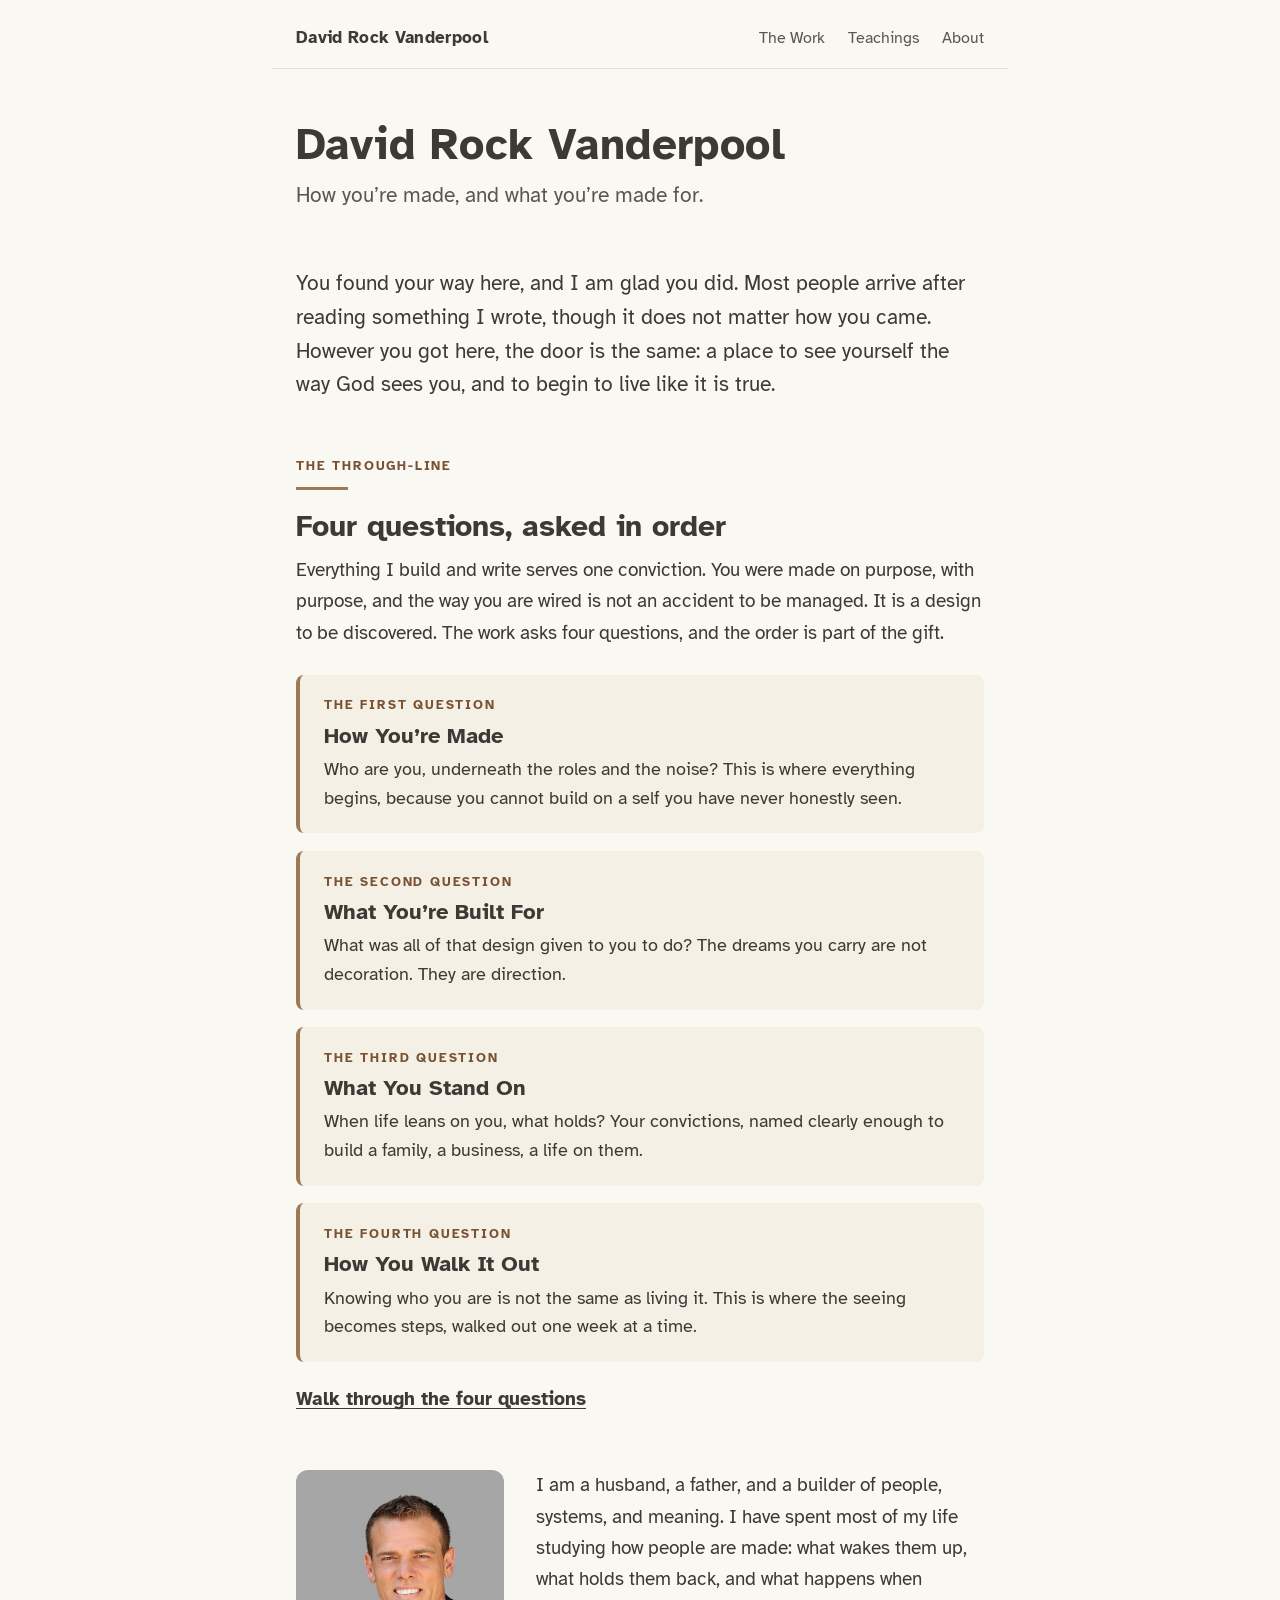
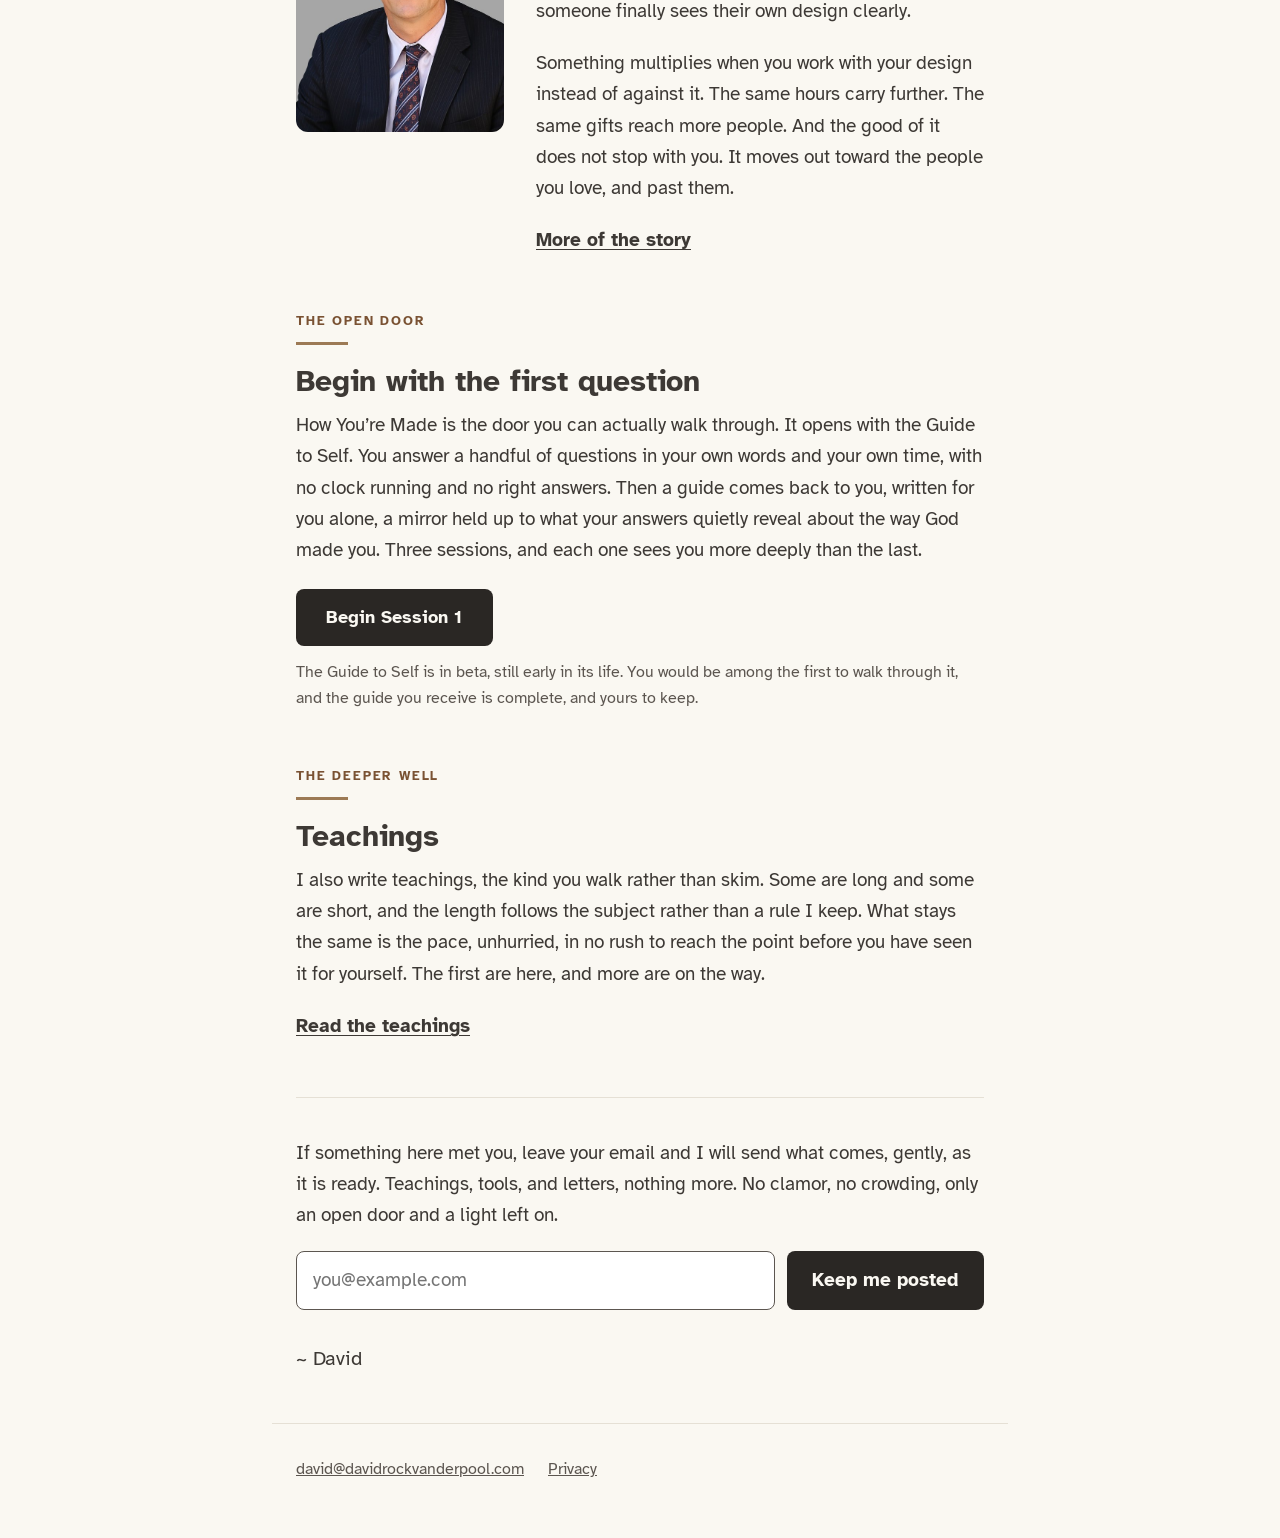
<file: index.html>
<!DOCTYPE html>
<html lang="en">
<head>
<meta charset="UTF-8">
<meta name="viewport" content="width=device-width, initial-scale=1.0">
<title>David Rock Vanderpool</title>
<meta name="description" content="David Rock Vanderpool. Builder. Strategist. Warm father. Four questions, asked in order: How You're Made, What You're Built For, What You Stand On, How You Walk It Out.">
<link rel="icon" href="data:image/svg+xml,%3Csvg xmlns='http://www.w3.org/2000/svg' viewBox='0 0 64 64'%3E%3Crect width='64' height='64' rx='12' fill='%23FAF8F2'/%3E%3Ctext x='32' y='44' font-family='Georgia,serif' font-size='34' font-weight='bold' fill='%233D3935' text-anchor='middle'%3ED%3C/text%3E%3C/svg%3E">
<link rel="stylesheet" href="/assets/site.css">
</head>

<body>
<nav class="site-nav" aria-label="Site">
<a class="wordmark" href="/" aria-current="page">David Rock Vanderpool</a>
<ul>
<li><a href="/the-work/">The Work</a></li>
<li><a href="/teachings/">Teachings</a></li>
<li><a href="/about/">About</a></li>
</ul>
</nav>

<main>

<header>
<h1>David Rock Vanderpool</h1>
<p class="tagline">How you&rsquo;re made, and what you&rsquo;re made for.</p>
</header>

<section aria-label="Welcome">
<p class="lede">You found your way here, and I am glad you did. Most people arrive after reading something I wrote, though it does not matter how you came. However you got here, the door is the same: a place to see yourself the way God sees you, and to begin to live like it is true.</p>
</section>

<section aria-label="Three questions">
<span class="eyebrow">The through-line</span>
<h2 class="ruled">Four questions, asked in order</h2>
<p>Everything I build and write serves one conviction. You were made on purpose, with purpose, and the way you are wired is not an accident to be managed. It is a design to be discovered. The work asks four questions, and the order is part of the gift.</p>

<div class="questions">

<div class="q">
<span class="qnum">The first question</span>
<h3>How You&rsquo;re Made</h3>
<p>Who are you, underneath the roles and the noise? This is where everything begins, because you cannot build on a self you have never honestly seen.</p>
</div>

<div class="q">
<span class="qnum">The second question</span>
<h3>What You&rsquo;re Built For</h3>
<p>What was all of that design given to you to do? The dreams you carry are not decoration. They are direction.</p>
</div>

<div class="q">
<span class="qnum">The third question</span>
<h3>What You Stand On</h3>
<p>When life leans on you, what holds? Your convictions, named clearly enough to build a family, a business, a life on them.</p>
</div>

<div class="q">
<span class="qnum">The fourth question</span>
<h3>How You Walk It Out</h3>
<p>Knowing who you are is not the same as living it. This is where the seeing becomes steps, walked out one week at a time.</p>
</div>

</div>

<p style="margin-top:1.4rem"><a class="textlink" href="/the-work/">Walk through the four questions</a></p>
</section>

<section class="about" aria-label="About David">
<img src="/assets/headshot_warmgray.jpg" alt="David Rock Vanderpool" width="560" height="705">

<div class="about-text">
<p>I am a husband, a father, and a builder of people, systems, and meaning. I have spent most of my life studying how people are made: what wakes them up, what holds them back, and what happens when someone finally sees their own design clearly.</p>
<p>Something multiplies when you work with your design instead of against it. The same hours carry further. The same gifts reach more people. And the good of it does not stop with you. It moves out toward the people you love, and past them.</p>
<p><a class="textlink" href="/about/">More of the story</a></p>
</div>
</section>

<section aria-label="Begin">
<span class="eyebrow">The open door</span>
<h2 class="ruled">Begin with the first question</h2>
<p>How You&rsquo;re Made is the door you can actually walk through. It opens with the Guide to Self. You answer a handful of questions in your own words and your own time, with no clock running and no right answers. Then a guide comes back to you, written for you alone, a mirror held up to what your answers quietly reveal about the way God made you. Three sessions, and each one sees you more deeply than the last.</p>
<a class="cta" href="https://docs.google.com/forms/d/e/1FAIpQLScx7Ki48MBVf0wJetuGQv_ge6Coq3oiE646ceJyPrpSlLuIrQ/viewform">Begin Session 1</a>
<p class="cta-note">The Guide to Self is in beta, still early in its life. You would be among the first to walk through it, and the guide you receive is complete, and yours to keep.</p>
</section>

<section aria-label="Teachings">
<span class="eyebrow">The deeper well</span>
<h2 class="ruled">Teachings</h2>
<p>I also write teachings, the kind you walk rather than skim. Some are long and some are short, and the length follows the subject rather than a rule I keep. What stays the same is the pace, unhurried, in no rush to reach the point before you have seen it for yourself. The first are here, and more are on the way.</p>
<p><a class="textlink" href="/teachings/">Read the teachings</a></p>
</section>

<section class="signup" aria-label="Email signup">
<p>If something here met you, leave your email and I will send what comes, gently, as it is ready. Teachings, tools, and letters, nothing more. No clamor, no crowding, only an open door and a light left on.</p>

<form action="https://buttondown.com/api/emails/embed-subscribe/davidrockvanderpool" method="post">
<label class="visually-hidden" for="bd-email">Your email address</label>
<input type="email" name="email" id="bd-email" autocomplete="email" placeholder="you@example.com" required>
<input type="hidden" name="embed" value="1">
<button type="submit">Keep me posted</button>
</form>

<p class="signoff">~ David</p>
</section>

</main>

<footer>
<a href="mailto:david@davidrockvanderpool.com">david@davidrockvanderpool.com</a>
<a href="/privacy/">Privacy</a>
</footer>

</body>
</html>
</file>
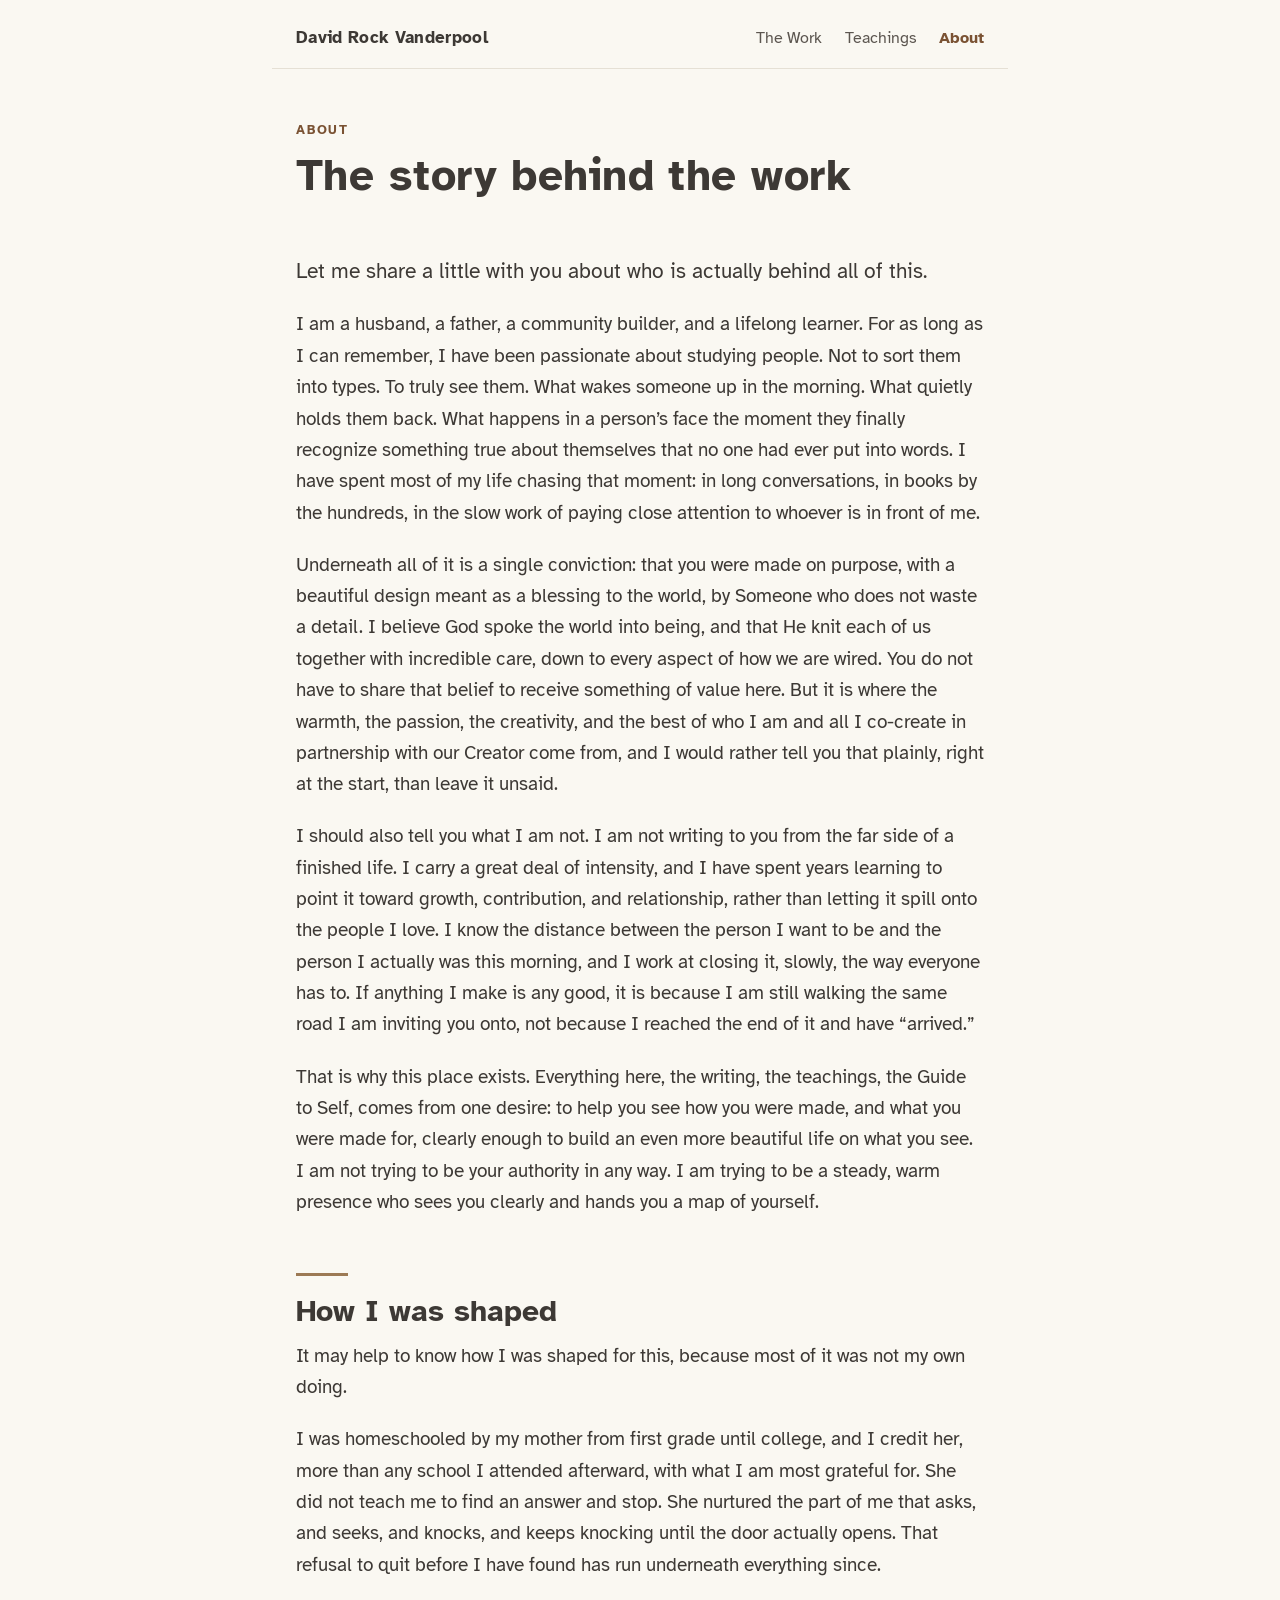
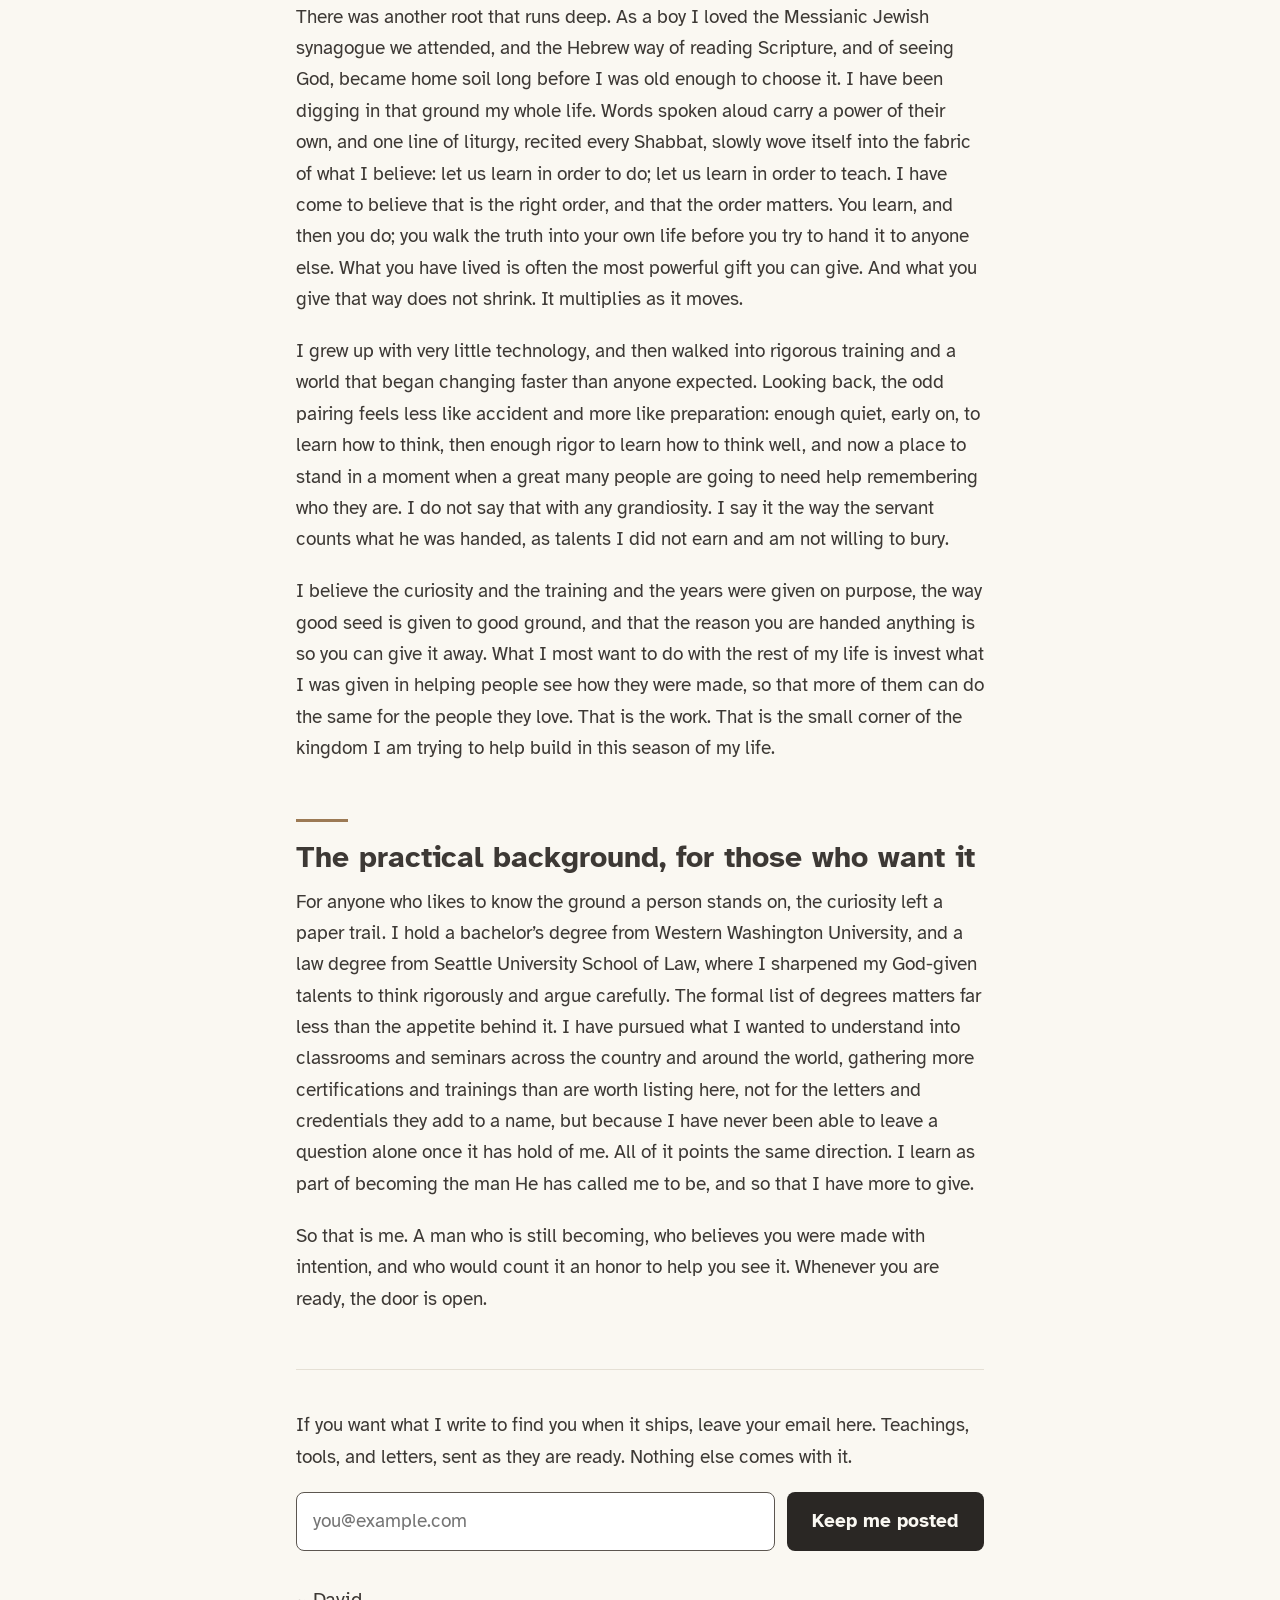
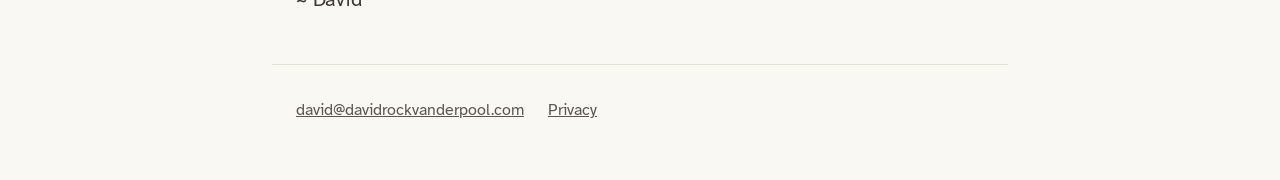
<file: about/index.html>
<!DOCTYPE html>
<html lang="en">
<head>
<meta charset="UTF-8">
<meta name="viewport" content="width=device-width, initial-scale=1.0">
<title>About &middot; David Rock Vanderpool</title>
<meta name="description" content="About David Rock Vanderpool: husband, father, community builder, and lifelong learner. A man who believes you were made on purpose, with a beautiful design meant as a blessing to the world.">
<link rel="icon" href="data:image/svg+xml,%3Csvg xmlns='http://www.w3.org/2000/svg' viewBox='0 0 64 64'%3E%3Crect width='64' height='64' rx='12' fill='%23FAF8F2'/%3E%3Ctext x='32' y='44' font-family='Georgia,serif' font-size='34' font-weight='bold' fill='%233D3935' text-anchor='middle'%3ED%3C/text%3E%3C/svg%3E">
<link rel="stylesheet" href="/assets/site.css">
</head>
<body>
<nav class="site-nav" aria-label="Site">
<a class="wordmark" href="/">David Rock Vanderpool</a>
<ul>
<li><a href="/the-work/">The Work</a></li>
<li><a href="/teachings/">Teachings</a></li>
<li><a href="/about/" aria-current="page">About</a></li>
</ul>
</nav>
<main>
<header>
<span class="eyebrow">About</span>
<h1>The story behind the work</h1>
</header>

<section aria-label="About David">
<p class="lede">Let me share a little with you about who is actually behind all of this.</p>
<p>I am a husband, a father, a community builder, and a lifelong learner. For as long as I can remember, I have been passionate about studying people. Not to sort them into types. To truly see them. What wakes someone up in the morning. What quietly holds them back. What happens in a person&rsquo;s face the moment they finally recognize something true about themselves that no one had ever put into words. I have spent most of my life chasing that moment: in long conversations, in books by the hundreds, in the slow work of paying close attention to whoever is in front of me.</p>
<p>Underneath all of it is a single conviction: that you were made on purpose, with a beautiful design meant as a blessing to the world, by Someone who does not waste a detail. I believe God spoke the world into being, and that He knit each of us together with incredible care, down to every aspect of how we are wired. You do not have to share that belief to receive something of value here. But it is where the warmth, the passion, the creativity, and the best of who I am and all I co-create in partnership with our Creator come from, and I would rather tell you that plainly, right at the start, than leave it unsaid.</p>
<p>I should also tell you what I am not. I am not writing to you from the far side of a finished life. I carry a great deal of intensity, and I have spent years learning to point it toward growth, contribution, and relationship, rather than letting it spill onto the people I love. I know the distance between the person I want to be and the person I actually was this morning, and I work at closing it, slowly, the way everyone has to. If anything I make is any good, it is because I am still walking the same road I am inviting you onto, not because I reached the end of it and have &ldquo;arrived.&rdquo;</p>
<p>That is why this place exists. Everything here, the writing, the teachings, the Guide to Self, comes from one desire: to help you see how you were made, and what you were made for, clearly enough to build an even more beautiful life on what you see. I am not trying to be your authority in any way. I am trying to be a steady, warm presence who sees you clearly and hands you a map of yourself.</p>
</section>

<section aria-label="How I was shaped">
<h2 class="ruled">How I was shaped</h2>
<p>It may help to know how I was shaped for this, because most of it was not my own doing.</p>
<p>I was homeschooled by my mother from first grade until college, and I credit her, more than any school I attended afterward, with what I am most grateful for. She did not teach me to find an answer and stop. She nurtured the part of me that asks, and seeks, and knocks, and keeps knocking until the door actually opens. That refusal to quit before I have found has run underneath everything since.</p>
<p>There was another root that runs deep. As a boy I loved the Messianic Jewish synagogue we attended, and the Hebrew way of reading Scripture, and of seeing God, became home soil long before I was old enough to choose it. I have been digging in that ground my whole life. Words spoken aloud carry a power of their own, and one line of liturgy, recited every Shabbat, slowly wove itself into the fabric of what I believe: let us learn in order to do; let us learn in order to teach. I have come to believe that is the right order, and that the order matters. You learn, and then you do; you walk the truth into your own life before you try to hand it to anyone else. What you have lived is often the most powerful gift you can give. And what you give that way does not shrink. It multiplies as it moves.</p>
<p>I grew up with very little technology, and then walked into rigorous training and a world that began changing faster than anyone expected. Looking back, the odd pairing feels less like accident and more like preparation: enough quiet, early on, to learn how to think, then enough rigor to learn how to think well, and now a place to stand in a moment when a great many people are going to need help remembering who they are. I do not say that with any grandiosity. I say it the way the servant counts what he was handed, as talents I did not earn and am not willing to bury.</p>
<p>I believe the curiosity and the training and the years were given on purpose, the way good seed is given to good ground, and that the reason you are handed anything is so you can give it away. What I most want to do with the rest of my life is invest what I was given in helping people see how they were made, so that more of them can do the same for the people they love. That is the work. That is the small corner of the kingdom I am trying to help build in this season of my life.</p>
</section>

<section aria-label="Practical background">
<h2 class="ruled">The practical background, for those who want it</h2>
<p>For anyone who likes to know the ground a person stands on, the curiosity left a paper trail. I hold a bachelor&rsquo;s degree from Western Washington University, and a law degree from Seattle University School of Law, where I sharpened my God-given talents to think rigorously and argue carefully. The formal list of degrees matters far less than the appetite behind it. I have pursued what I wanted to understand into classrooms and seminars across the country and around the world, gathering more certifications and trainings than are worth listing here, not for the letters and credentials they add to a name, but because I have never been able to leave a question alone once it has hold of me. All of it points the same direction. I learn as part of becoming the man He has called me to be, and so that I have more to give.</p>
<p>So that is me. A man who is still becoming, who believes you were made with intention, and who would count it an honor to help you see it. Whenever you are ready, the door is open.</p>
</section>

<section class="signup" aria-label="Email signup">
<p>If you want what I write to find you when it ships, leave your email here. Teachings, tools, and letters, sent as they are ready. Nothing else comes with it.</p>
<form action="https://buttondown.com/api/emails/embed-subscribe/davidrockvanderpool" method="post">
<label class="visually-hidden" for="bd-email">Your email address</label>
<input type="email" name="email" id="bd-email" autocomplete="email" placeholder="you@example.com" required>
<input type="hidden" name="embed" value="1">
<button type="submit">Keep me posted</button>
</form>
<p class="signoff">~ David</p>
</section>
</main>

<footer>
<a href="mailto:david@davidrockvanderpool.com">david@davidrockvanderpool.com</a>
<a href="/privacy/">Privacy</a>
</footer>
</body>
</html>
</file>
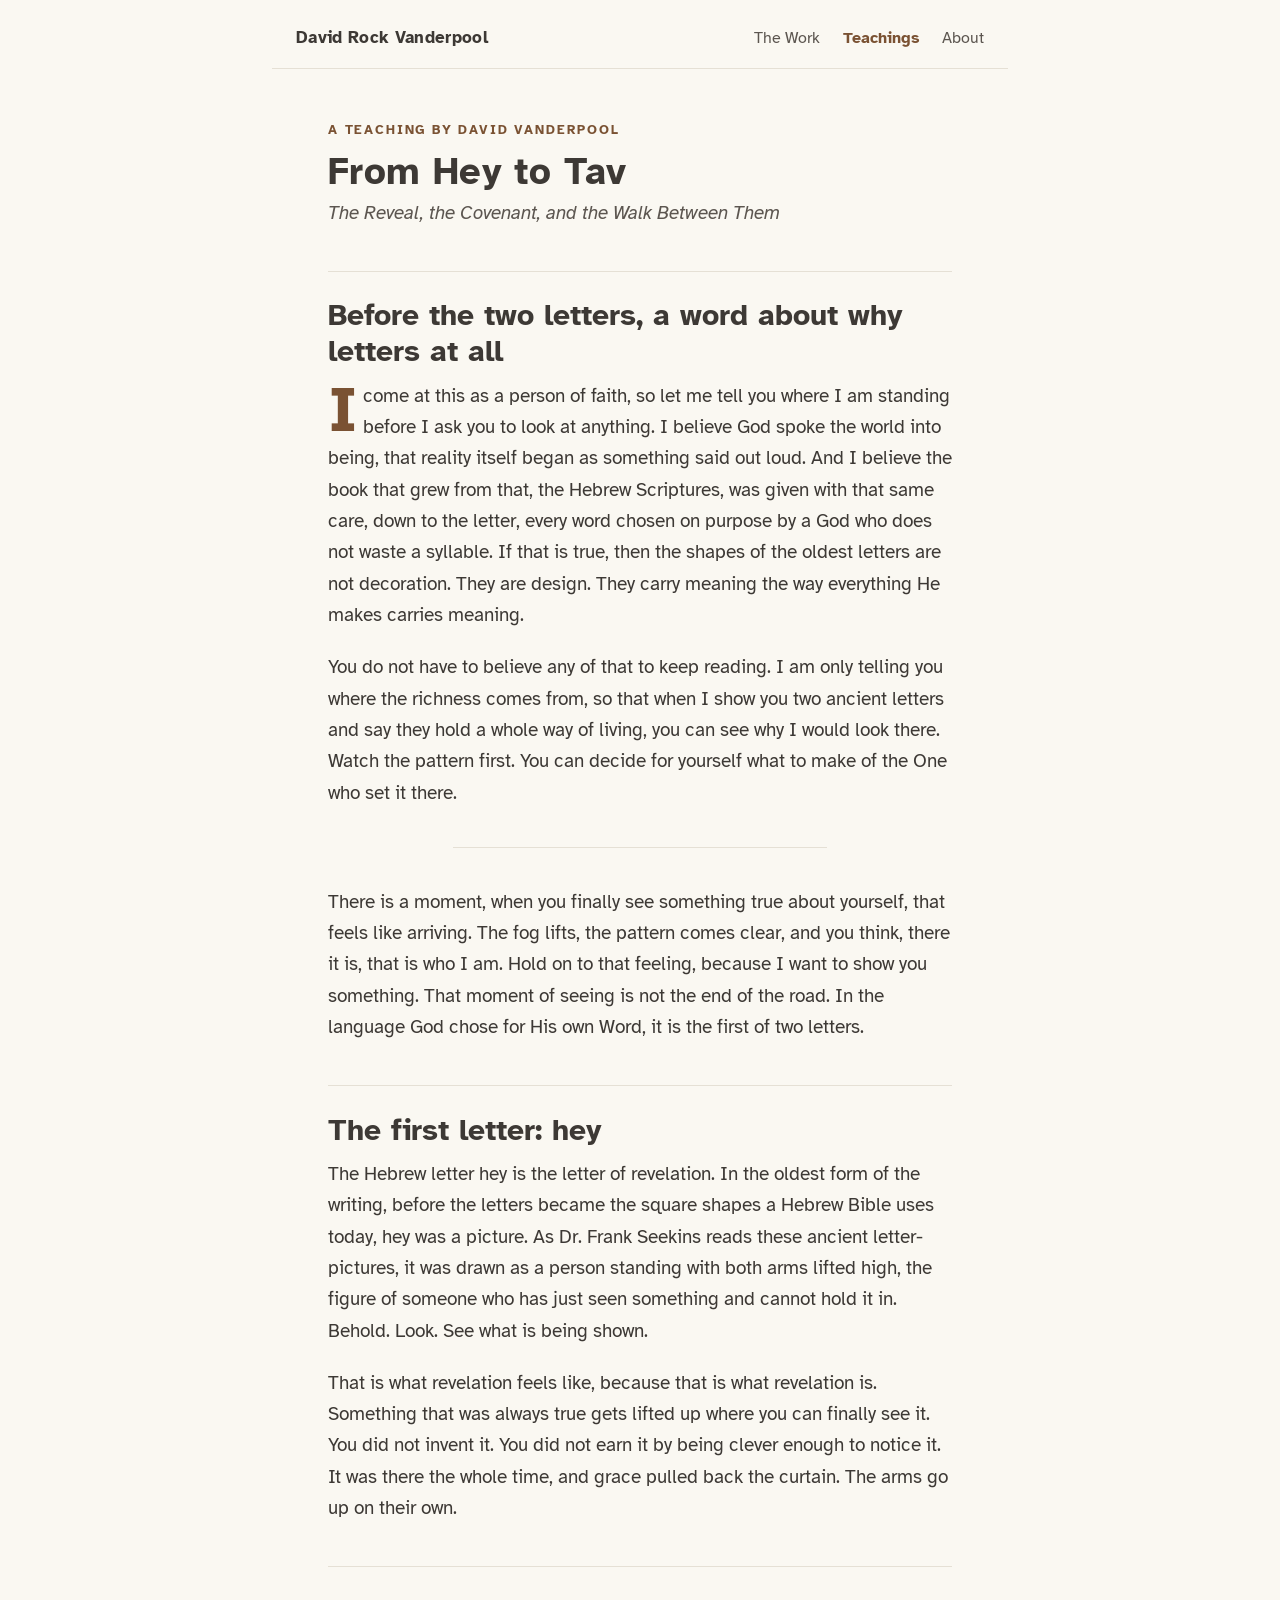
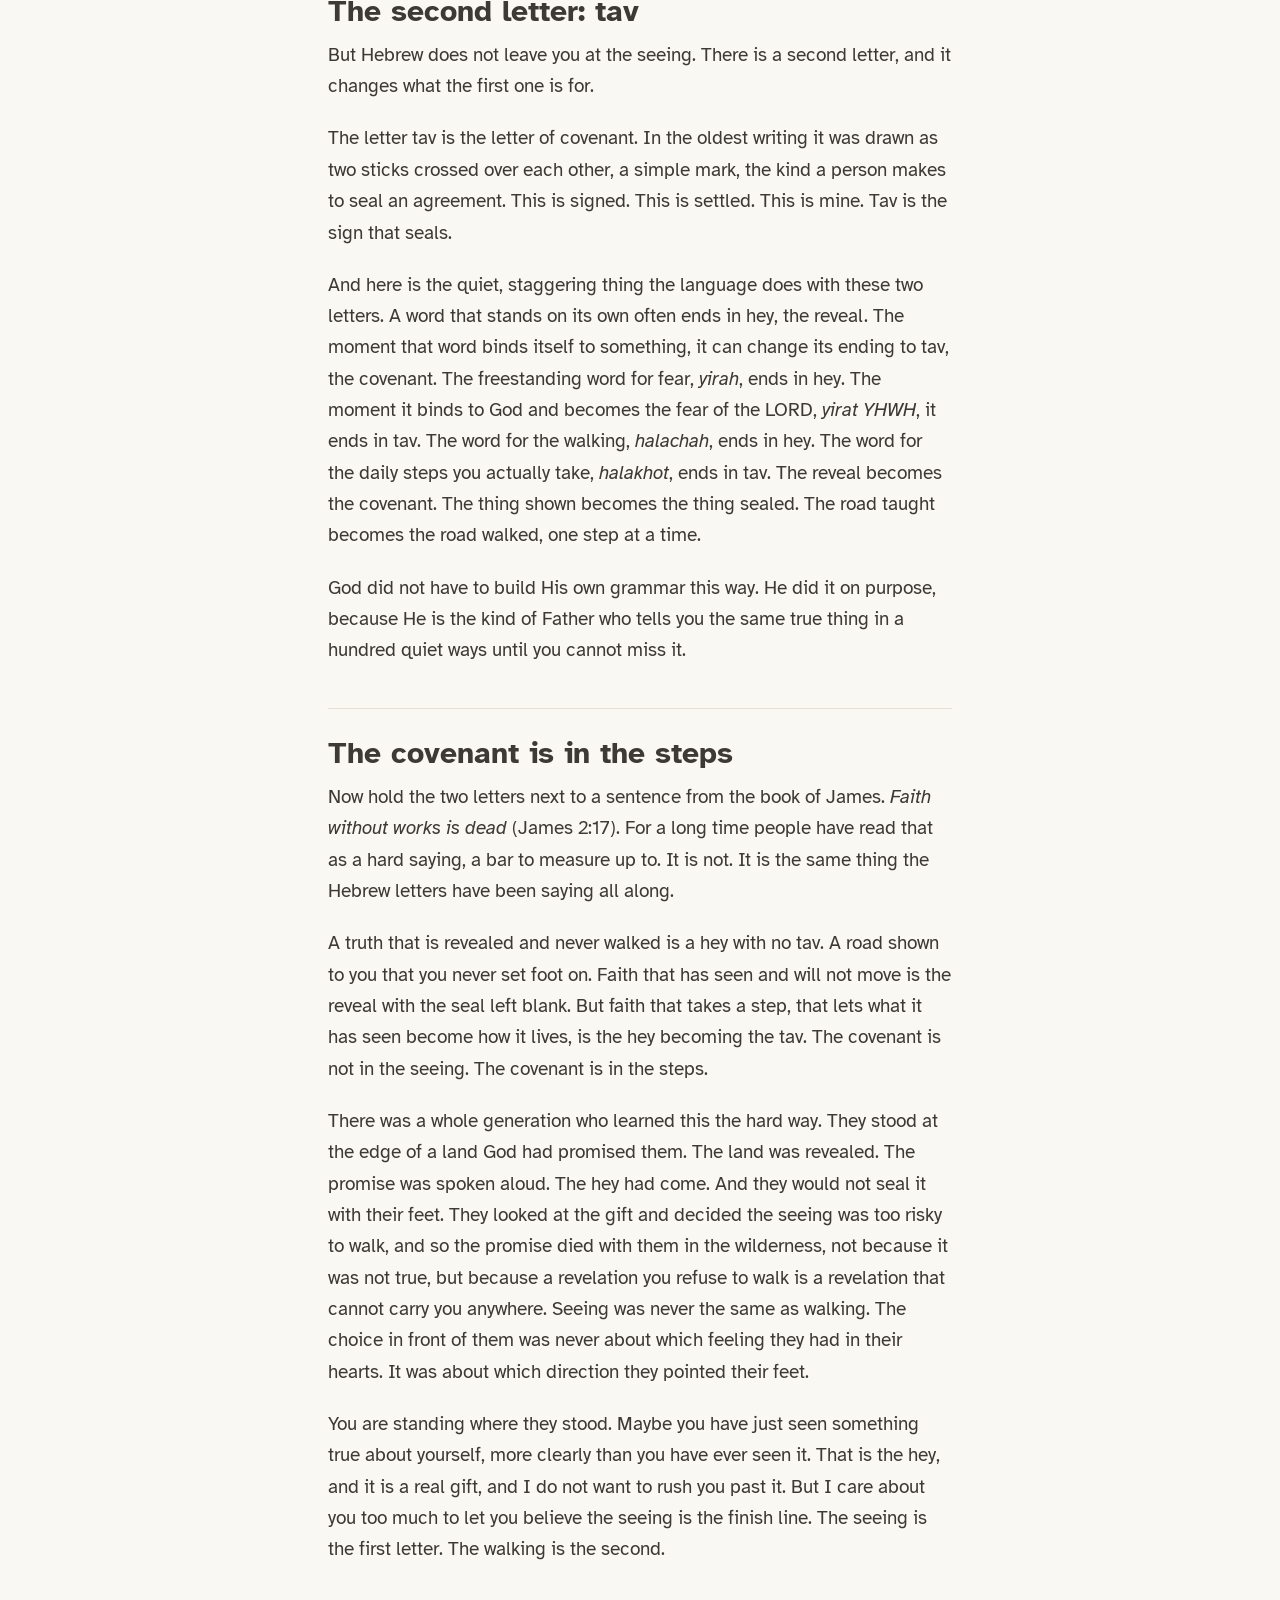
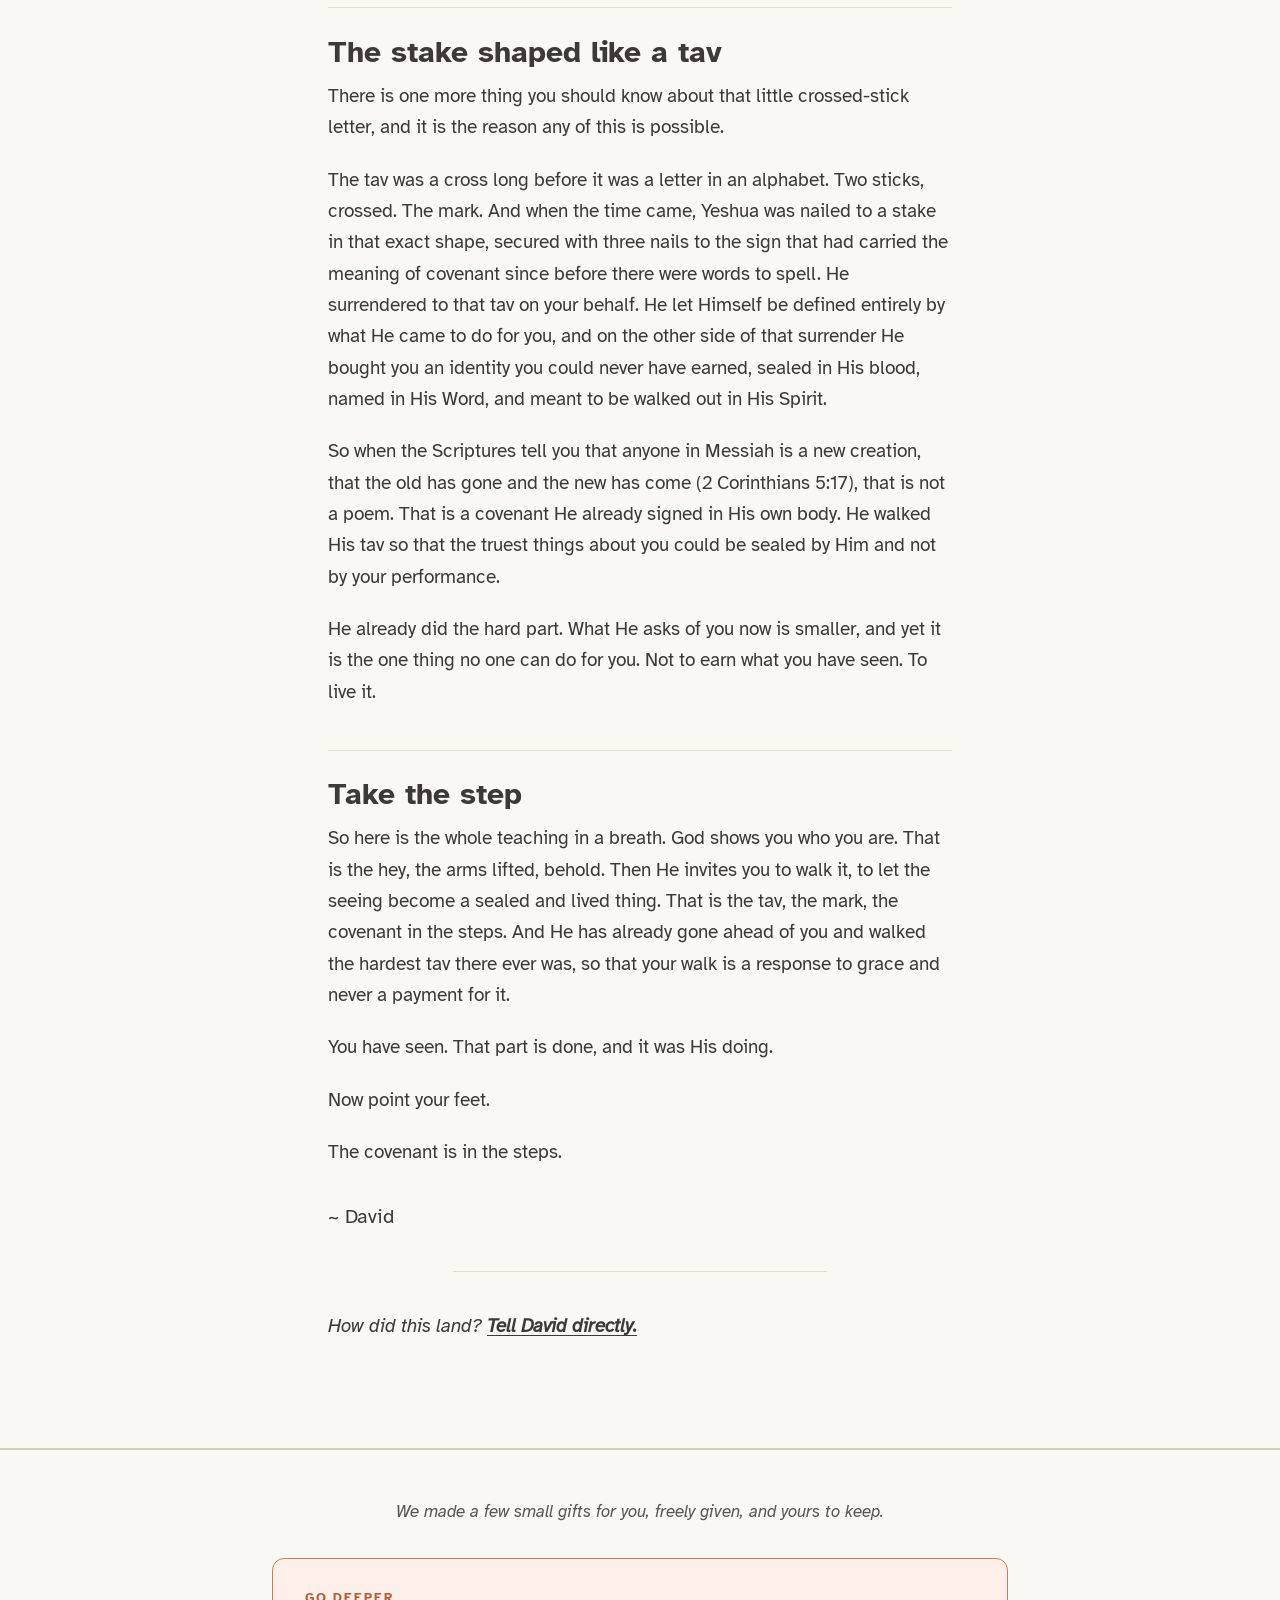
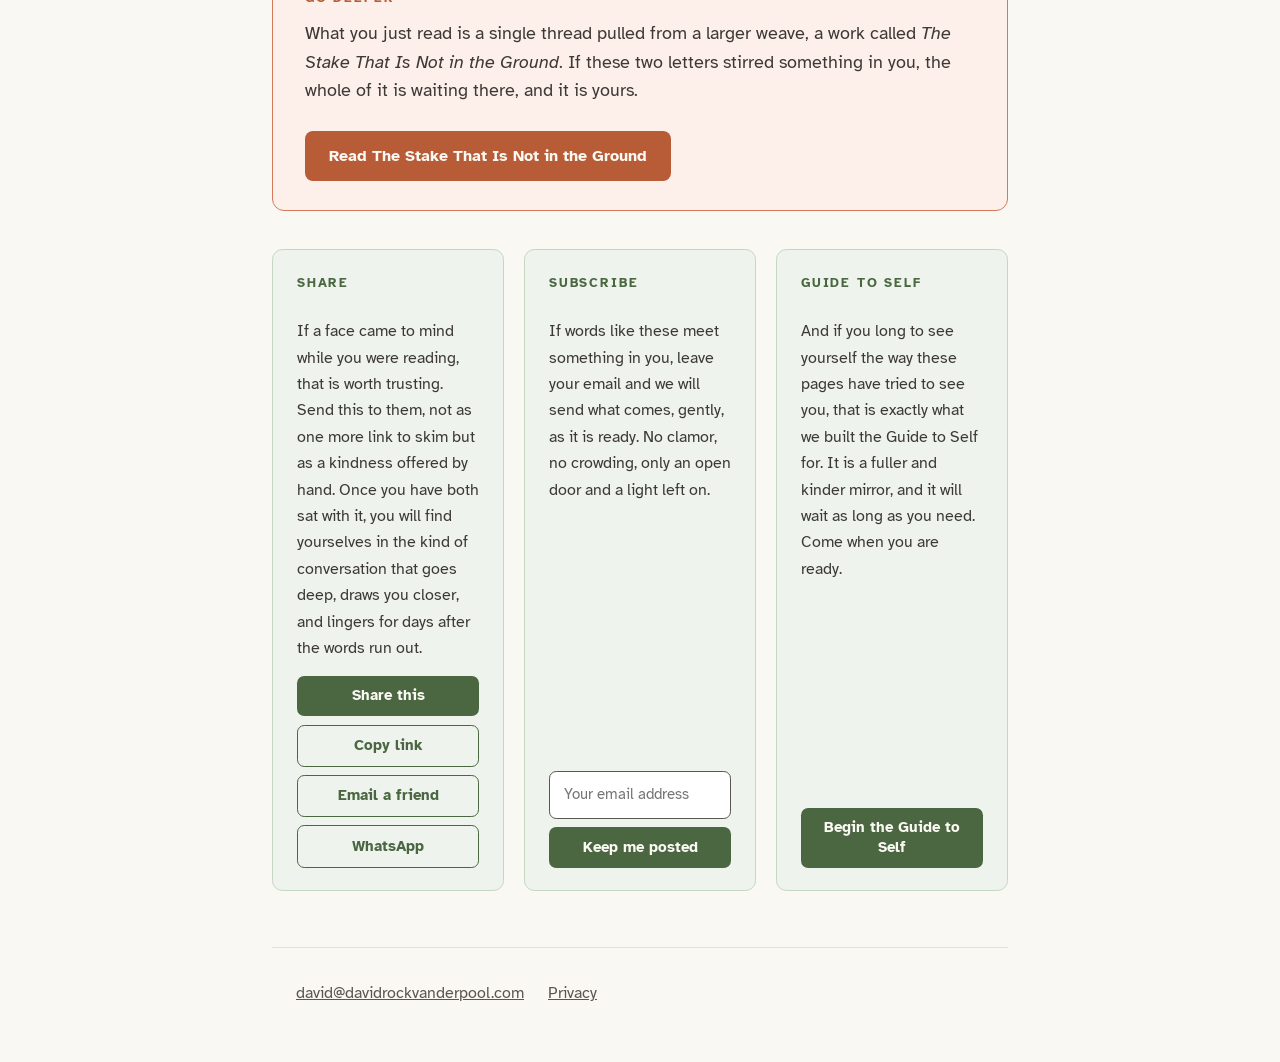
<file: heytotav/index.html>
<!DOCTYPE html>
<html lang="en">
<head>
<meta charset="UTF-8">
<meta name="viewport" content="width=device-width, initial-scale=1.0">
<title>From Hey to Tav &middot; David Rock Vanderpool</title>
<meta name="description" content="The Reveal, the Covenant, and the Walk Between Them. A teaching by David Vanderpool on two ancient Hebrew letters and the whole way of living they hold between them.">
<link rel="icon" href="data:image/svg+xml,%3Csvg xmlns='http://www.w3.org/2000/svg' viewBox='0 0 64 64'%3E%3Crect width='64' height='64' rx='12' fill='%23FAF8F2'/%3E%3Ctext x='32' y='44' font-family='Georgia,serif' font-size='34' font-weight='bold' fill='%233D3935' text-anchor='middle'%3ED%3C/text%3E%3C/svg%3E">
<link rel="stylesheet" href="/assets/site.css">
</head>
<body>
<nav class="site-nav" aria-label="Site">
<a class="wordmark" href="/">David Rock Vanderpool</a>
<ul>
<li><a href="/the-work/">The Work</a></li>
<li><a href="/teachings/" aria-current="page">Teachings</a></li>
<li><a href="/about/">About</a></li>
</ul>
</nav>
<main class="narrow teaching">
<header>
<span class="eyebrow">A teaching by David Vanderpool</span>
<h1>From Hey to Tav</h1>
<p class="subtitle">The Reveal, the Covenant, and the Walk Between Them</p>
</header>
<article>

<h2 id="before-the-two-letters">Before the two letters, a word about why letters at all</h2>
<p class="dropcap">I come at this as a person of faith, so let me tell you where I am standing before I ask you to look at anything. I believe God spoke the world into being, that reality itself began as something said out loud. And I believe the book that grew from that, the Hebrew Scriptures, was given with that same care, down to the letter, every word chosen on purpose by a God who does not waste a syllable. If that is true, then the shapes of the oldest letters are not decoration. They are design. They carry meaning the way everything He makes carries meaning.</p>
<p>You do not have to believe any of that to keep reading. I am only telling you where the richness comes from, so that when I show you two ancient letters and say they hold a whole way of living, you can see why I would look there. Watch the pattern first. You can decide for yourself what to make of the One who set it there.</p>
<hr />
<p>There is a moment, when you finally see something true about yourself, that feels like arriving. The fog lifts, the pattern comes clear, and you think, there it is, that is who I am. Hold on to that feeling, because I want to show you something. That moment of seeing is not the end of the road. In the language God chose for His own Word, it is the first of two letters.</p>

<h2 id="the-first-letter-hey">The first letter: hey</h2>
<p>The Hebrew letter hey is the letter of revelation. In the oldest form of the writing, before the letters became the square shapes a Hebrew Bible uses today, hey was a picture. As Dr. Frank Seekins reads these ancient letter-pictures, it was drawn as a person standing with both arms lifted high, the figure of someone who has just seen something and cannot hold it in. Behold. Look. See what is being shown.</p>
<p>That is what revelation feels like, because that is what revelation is. Something that was always true gets lifted up where you can finally see it. You did not invent it. You did not earn it by being clever enough to notice it. It was there the whole time, and grace pulled back the curtain. The arms go up on their own.</p>

<h2 id="the-second-letter-tav">The second letter: tav</h2>
<p>But Hebrew does not leave you at the seeing. There is a second letter, and it changes what the first one is for.</p>
<p>The letter tav is the letter of covenant. In the oldest writing it was drawn as two sticks crossed over each other, a simple mark, the kind a person makes to seal an agreement. This is signed. This is settled. This is mine. Tav is the sign that seals.</p>
<p>And here is the quiet, staggering thing the language does with these two letters. A word that stands on its own often ends in hey, the reveal. The moment that word binds itself to something, it can change its ending to tav, the covenant. The freestanding word for fear, <em>yirah</em>, ends in hey. The moment it binds to God and becomes the fear of the LORD, <em>yirat YHWH</em>, it ends in tav. The word for the walking, <em>halachah</em>, ends in hey. The word for the daily steps you actually take, <em>halakhot</em>, ends in tav. The reveal becomes the covenant. The thing shown becomes the thing sealed. The road taught becomes the road walked, one step at a time.</p>
<p>God did not have to build His own grammar this way. He did it on purpose, because He is the kind of Father who tells you the same true thing in a hundred quiet ways until you cannot miss it.</p>

<h2 id="the-covenant-is-in-the-steps">The covenant is in the steps</h2>
<p>Now hold the two letters next to a sentence from the book of James. <em>Faith without works is dead</em> (James 2:17). For a long time people have read that as a hard saying, a bar to measure up to. It is not. It is the same thing the Hebrew letters have been saying all along.</p>
<p>A truth that is revealed and never walked is a hey with no tav. A road shown to you that you never set foot on. Faith that has seen and will not move is the reveal with the seal left blank. But faith that takes a step, that lets what it has seen become how it lives, is the hey becoming the tav. The covenant is not in the seeing. The covenant is in the steps.</p>
<p>There was a whole generation who learned this the hard way. They stood at the edge of a land God had promised them. The land was revealed. The promise was spoken aloud. The hey had come. And they would not seal it with their feet. They looked at the gift and decided the seeing was too risky to walk, and so the promise died with them in the wilderness, not because it was not true, but because a revelation you refuse to walk is a revelation that cannot carry you anywhere. Seeing was never the same as walking. The choice in front of them was never about which feeling they had in their hearts. It was about which direction they pointed their feet.</p>
<p>You are standing where they stood. Maybe you have just seen something true about yourself, more clearly than you have ever seen it. That is the hey, and it is a real gift, and I do not want to rush you past it. But I care about you too much to let you believe the seeing is the finish line. The seeing is the first letter. The walking is the second.</p>

<h2 id="the-stake-shaped-like-a-tav">The stake shaped like a tav</h2>
<p>There is one more thing you should know about that little crossed-stick letter, and it is the reason any of this is possible.</p>
<p>The tav was a cross long before it was a letter in an alphabet. Two sticks, crossed. The mark. And when the time came, Yeshua was nailed to a stake in that exact shape, secured with three nails to the sign that had carried the meaning of covenant since before there were words to spell. He surrendered to that tav on your behalf. He let Himself be defined entirely by what He came to do for you, and on the other side of that surrender He bought you an identity you could never have earned, sealed in His blood, named in His Word, and meant to be walked out in His Spirit.</p>
<p>So when the Scriptures tell you that anyone in Messiah is a new creation, that the old has gone and the new has come (2 Corinthians 5:17), that is not a poem. That is a covenant He already signed in His own body. He walked His tav so that the truest things about you could be sealed by Him and not by your performance.</p>
<p>He already did the hard part. What He asks of you now is smaller, and yet it is the one thing no one can do for you. Not to earn what you have seen. To live it.</p>

<h2 id="take-the-step">Take the step</h2>
<p>So here is the whole teaching in a breath. God shows you who you are. That is the hey, the arms lifted, behold. Then He invites you to walk it, to let the seeing become a sealed and lived thing. That is the tav, the mark, the covenant in the steps. And He has already gone ahead of you and walked the hardest tav there ever was, so that your walk is a response to grace and never a payment for it.</p>
<p>You have seen. That part is done, and it was His doing.</p>
<p>Now point your feet.</p>
<p>The covenant is in the steps.</p>
<p class="signoff">~ David</p>
<hr />
<p><em>How did this land? <a class="textlink" href="mailto:david@davidrockvanderpool.com">Tell David directly.</a></em></p>

</article>
</main>

<!-- ============================================================
     TEACHING FOOTER COMPONENT
     Reusable for all teaching pages. Attach by including this block.
     ============================================================ -->
<aside class="teaching-footer" aria-label="Continue the journey">
<div class="tf-inner">
<p class="tf-opener">We made a few small gifts for you, freely given, and yours to keep.</p>

<!-- PRIMARY PANEL -->
<div class="tf-primary">
<div class="tf-primary-text">
<span class="eyebrow">Go deeper</span>
<p>What you just read is a single thread pulled from a larger weave, a work called <em>The Stake That Is Not in the Ground</em>. If these two letters stirred something in you, the whole of it is waiting there, and it is yours.</p>
</div>
<a class="cta tf-primary-cta" href="/teachings/the-stake-that-is-not-in-the-ground/">Read The Stake That Is Not in the Ground</a>
</div>

<!-- SECONDARY ROW -->
<div class="tf-secondary-row">

<!-- Share block -->
<div class="tf-block tf-share-block">
<span class="eyebrow">Share</span>
<p>If a face came to mind while you were reading, that is worth trusting. Send this to them, not as one more link to skim but as a kindness offered by hand. Once you have both sat with it, you will find yourselves in the kind of conversation that goes deep, draws you closer, and lingers for days after the words run out.</p>
<div class="tf-share-controls" id="tf-share">
<!-- Mobile: native share (shown only when Web Share API is available) -->
<button class="tf-btn tf-btn-share" id="tf-native-share" aria-label="Share this page" hidden>Share this</button>
<!-- Desktop: copy + mailto + WhatsApp -->
<div class="tf-share-desktop" id="tf-desktop-share">
<button class="tf-btn tf-btn-outline" id="tf-copy-link">Copy link</button>
<a class="tf-btn tf-btn-outline" id="tf-mailto-share" href="#">Email a friend</a>
<a class="tf-btn tf-btn-outline" id="tf-whatsapp-share" href="#" target="_blank" rel="noopener noreferrer">WhatsApp</a>
</div>
<p class="tf-copy-confirm" id="tf-copy-confirm" aria-live="polite" hidden>Link copied.</p>
</div>
</div>

<!-- Subscribe block -->
<div class="tf-block tf-subscribe-block">
<span class="eyebrow">Subscribe</span>
<p>If words like these meet something in you, leave your email and we will send what comes, gently, as it is ready. No clamor, no crowding, only an open door and a light left on.</p>
<form class="tf-form" action="https://formspree.io/f/xlgywgeg" method="POST">
  <label class="visually-hidden" for="tf-bd-email">Your email address</label>
  <input type="email" name="email" id="tf-bd-email" autocomplete="email" placeholder="Your email address" required>
  <button type="submit" class="tf-btn tf-btn-solid">Keep me posted</button>
</form>
</div>

<!-- Guide to Self block -->
<div class="tf-block tf-guide-block">
<span class="eyebrow">Guide to Self</span>
<p>And if you long to see yourself the way these pages have tried to see you, that is exactly what we built the Guide to Self for. It is a fuller and kinder mirror, and it will wait as long as you need. Come when you are ready.</p>
<a class="tf-btn tf-btn-solid" href="/the-work/">Begin the Guide to Self</a>
</div>

</div><!-- /.tf-secondary-row -->
</div><!-- /.tf-inner -->
</aside>
<!-- ============================================================
     END TEACHING FOOTER COMPONENT
     ============================================================ -->

<footer>
<a href="mailto:david@davidrockvanderpool.com">david@davidrockvanderpool.com</a>
<a href="/privacy/">Privacy</a>
</footer>

<script>
(function () {
  var pageUrl = window.location.href;
  var shareMessage = 'Read this and thought of you.\n\n' + pageUrl;

  // Native share (mobile)
  var nativeBtn = document.getElementById('tf-native-share');
  var desktopShare = document.getElementById('tf-desktop-share');

  if (navigator.share) {
    nativeBtn.hidden = false;
    desktopShare.hidden = true;
    nativeBtn.addEventListener('click', function () {
      navigator.share({
        title: 'From Hey to Tav',
        text: 'Read this and thought of you.',
        url: pageUrl
      }).catch(function () {});
    });
  }

  // Copy link
  var copyBtn = document.getElementById('tf-copy-link');
  var copyConfirm = document.getElementById('tf-copy-confirm');
  if (copyBtn) {
    copyBtn.addEventListener('click', function () {
      navigator.clipboard.writeText(pageUrl).then(function () {
        copyConfirm.hidden = false;
        setTimeout(function () { copyConfirm.hidden = true; }, 2500);
      }).catch(function () {
        // Fallback for older browsers
        var ta = document.createElement('textarea');
        ta.value = pageUrl;
        ta.style.position = 'fixed';
        ta.style.opacity = '0';
        document.body.appendChild(ta);
        ta.focus();
        ta.select();
        try { document.execCommand('copy'); } catch (e) {}
        document.body.removeChild(ta);
        copyConfirm.hidden = false;
        setTimeout(function () { copyConfirm.hidden = true; }, 2500);
      });
    });
  }

  // Mailto share
  var mailtoLink = document.getElementById('tf-mailto-share');
  if (mailtoLink) {
    mailtoLink.href = 'mailto:?subject=From%20Hey%20to%20Tav&body=' + encodeURIComponent(shareMessage);
  }

  // WhatsApp share
  var waLink = document.getElementById('tf-whatsapp-share');
  if (waLink) {
    waLink.href = 'https://wa.me/?text=' + encodeURIComponent(shareMessage);
  }
})();
</script>
</body>
</html>
</file>
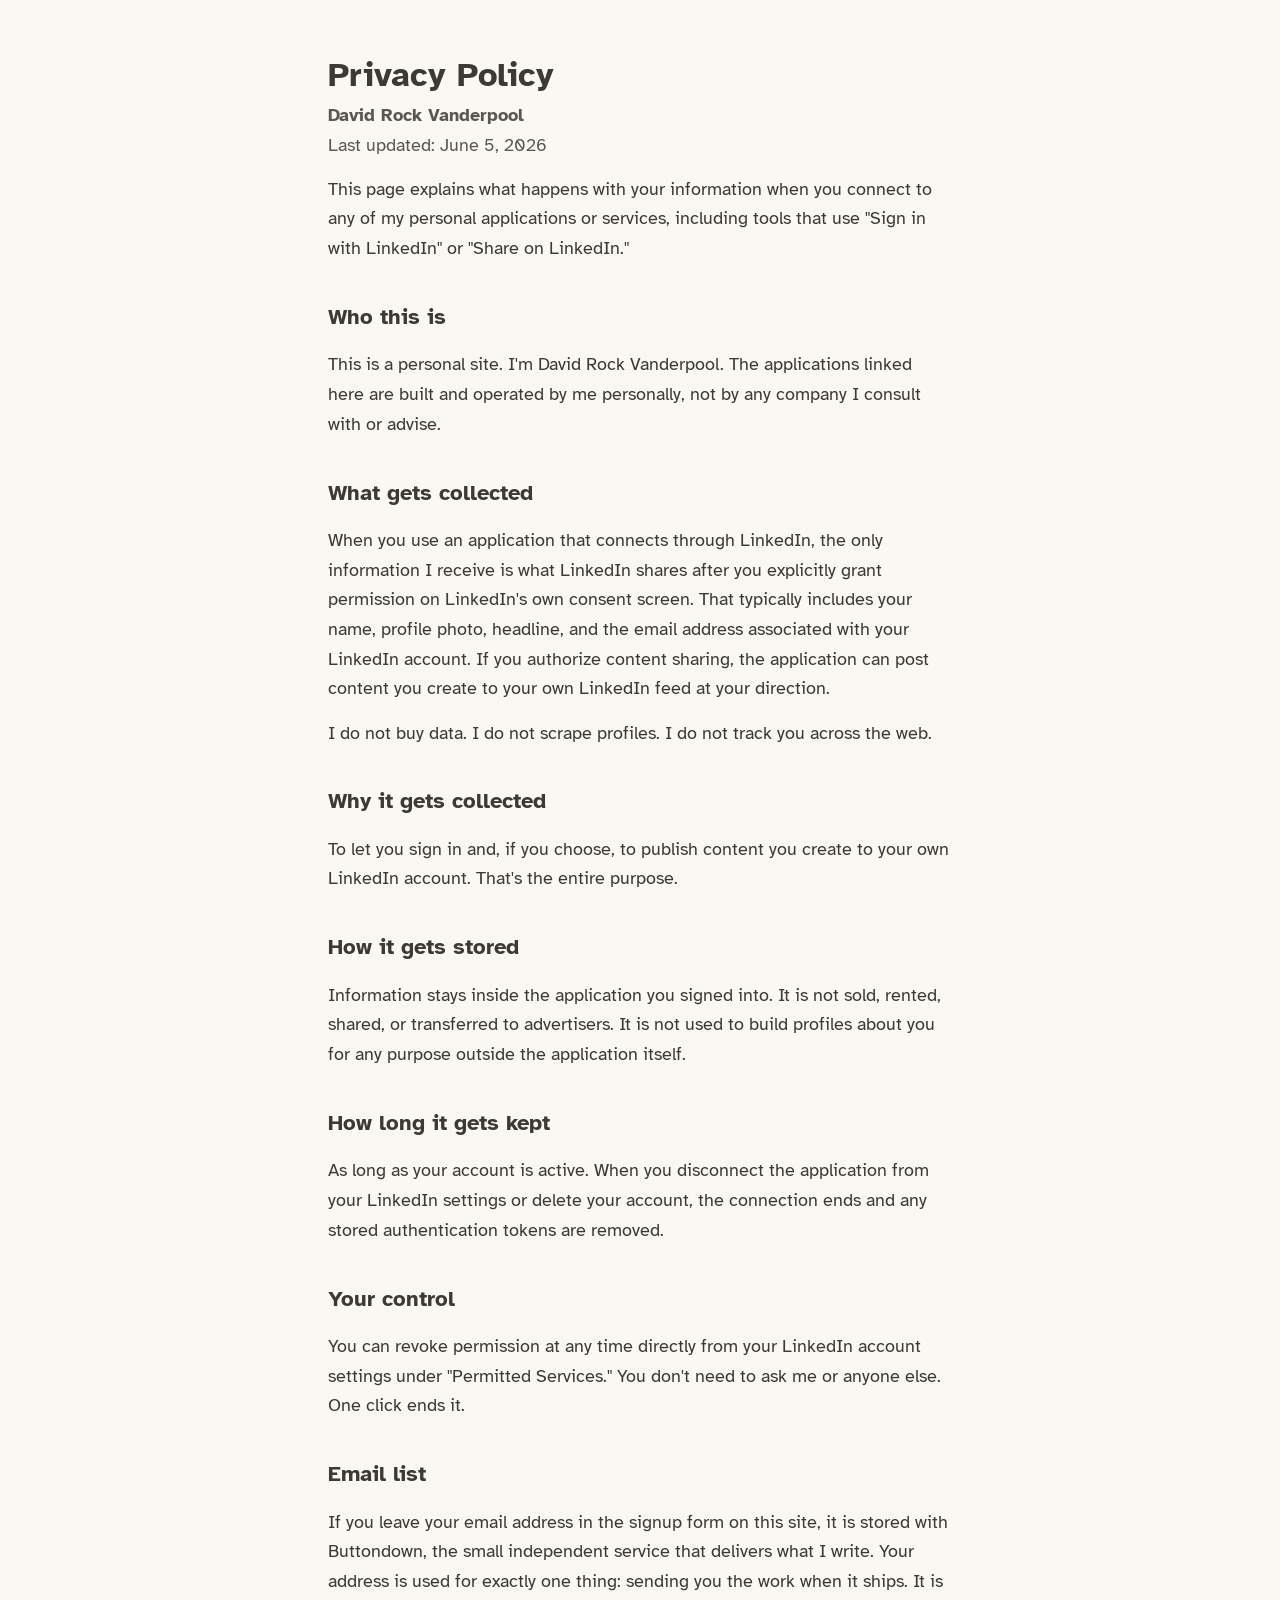
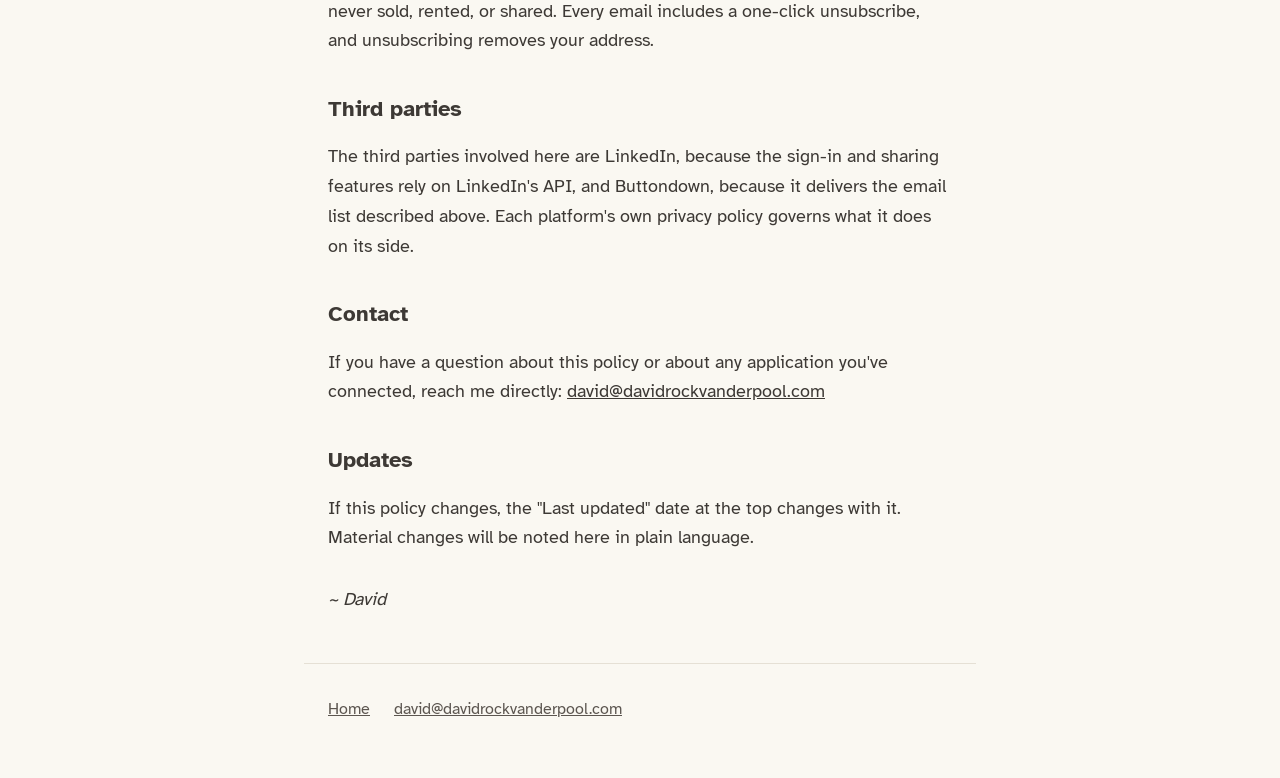
<file: privacy/index.html>
<!DOCTYPE html>
<html lang="en">
<head>
<meta charset="UTF-8">
<meta name="viewport" content="width=device-width, initial-scale=1.0">
<title>Privacy Policy · David Rock Vanderpool</title>
<meta name="robots" content="noindex">
<link rel="icon" href="data:image/svg+xml,%3Csvg xmlns='http://www.w3.org/2000/svg' viewBox='0 0 64 64'%3E%3Crect width='64' height='64' rx='12' fill='%23FAF8F2'/%3E%3Ctext x='32' y='44' font-family='Georgia,serif' font-size='34' font-weight='bold' fill='%233D3935' text-anchor='middle'%3ED%3C/text%3E%3C/svg%3E">
<style>
@font-face{font-family:'Atkinson Hyperlegible';src:url('/fonts/atkinson-400.woff2') format('woff2');font-weight:400;font-style:normal;font-display:swap}
@font-face{font-family:'Atkinson Hyperlegible';src:url('/fonts/atkinson-700.woff2') format('woff2');font-weight:700;font-style:normal;font-display:swap}
:root{--cream:#FAF8F2;--ink:#3D3935;--ink-soft:#5C5650;--rule:#E5E0D5}
*{margin:0;padding:0;box-sizing:border-box}
body{background:var(--cream);color:var(--ink);font-family:'Atkinson Hyperlegible',Seravek,'Gill Sans',Verdana,sans-serif;font-size:1.125rem;line-height:1.65;-webkit-font-smoothing:antialiased}
main{max-width:42rem;margin:0 auto;padding:3.5rem 1.5rem 3rem}
h1{font-size:2.1rem;line-height:1.15}
.updated{color:var(--ink-soft);margin-top:.4rem}
h2{font-size:1.4rem;margin-top:2.2rem}
h2+p,p+p{margin-top:.8em}
a{color:var(--ink)}
footer{max-width:42rem;margin:0 auto;padding:2rem 1.5rem 3.5rem;border-top:1px solid var(--rule);color:var(--ink-soft);font-size:1rem;display:flex;gap:1.5rem}
footer a{color:var(--ink-soft)}
:focus-visible{outline:2.5px solid var(--ink);outline-offset:2px}
</style>
</head>
<body>
<main>
<h1>Privacy Policy</h1>
<p class="updated"><strong>David Rock Vanderpool</strong><br>Last updated: June 5, 2026</p>

<p>This page explains what happens with your information when you connect to any of my personal applications or services, including tools that use "Sign in with LinkedIn" or "Share on LinkedIn."</p>

<h2>Who this is</h2>
<p>This is a personal site. I'm David Rock Vanderpool. The applications linked here are built and operated by me personally, not by any company I consult with or advise.</p>

<h2>What gets collected</h2>
<p>When you use an application that connects through LinkedIn, the only information I receive is what LinkedIn shares after you explicitly grant permission on LinkedIn's own consent screen. That typically includes your name, profile photo, headline, and the email address associated with your LinkedIn account. If you authorize content sharing, the application can post content you create to your own LinkedIn feed at your direction.</p>
<p>I do not buy data. I do not scrape profiles. I do not track you across the web.</p>

<h2>Why it gets collected</h2>
<p>To let you sign in and, if you choose, to publish content you create to your own LinkedIn account. That's the entire purpose.</p>

<h2>How it gets stored</h2>
<p>Information stays inside the application you signed into. It is not sold, rented, shared, or transferred to advertisers. It is not used to build profiles about you for any purpose outside the application itself.</p>

<h2>How long it gets kept</h2>
<p>As long as your account is active. When you disconnect the application from your LinkedIn settings or delete your account, the connection ends and any stored authentication tokens are removed.</p>

<h2>Your control</h2>
<p>You can revoke permission at any time directly from your LinkedIn account settings under "Permitted Services." You don't need to ask me or anyone else. One click ends it.</p>

<h2>Email list</h2>
<p>If you leave your email address in the signup form on this site, it is stored with Buttondown, the small independent service that delivers what I write. Your address is used for exactly one thing: sending you the work when it ships. It is never sold, rented, or shared. Every email includes a one-click unsubscribe, and unsubscribing removes your address.</p>

<h2>Third parties</h2>
<p>The third parties involved here are LinkedIn, because the sign-in and sharing features rely on LinkedIn's API, and Buttondown, because it delivers the email list described above. Each platform's own privacy policy governs what it does on its side.</p>

<h2>Contact</h2>
<p>If you have a question about this policy or about any application you've connected, reach me directly: <a href="mailto:david@davidrockvanderpool.com">david@davidrockvanderpool.com</a></p>

<h2>Updates</h2>
<p>If this policy changes, the "Last updated" date at the top changes with it. Material changes will be noted here in plain language.</p>

<p style="margin-top:2rem"><em>~ David</em></p>
</main>
<footer>
<a href="/">Home</a>
<a href="mailto:david@davidrockvanderpool.com">david@davidrockvanderpool.com</a>
</footer>
</body>
</html>
</file>
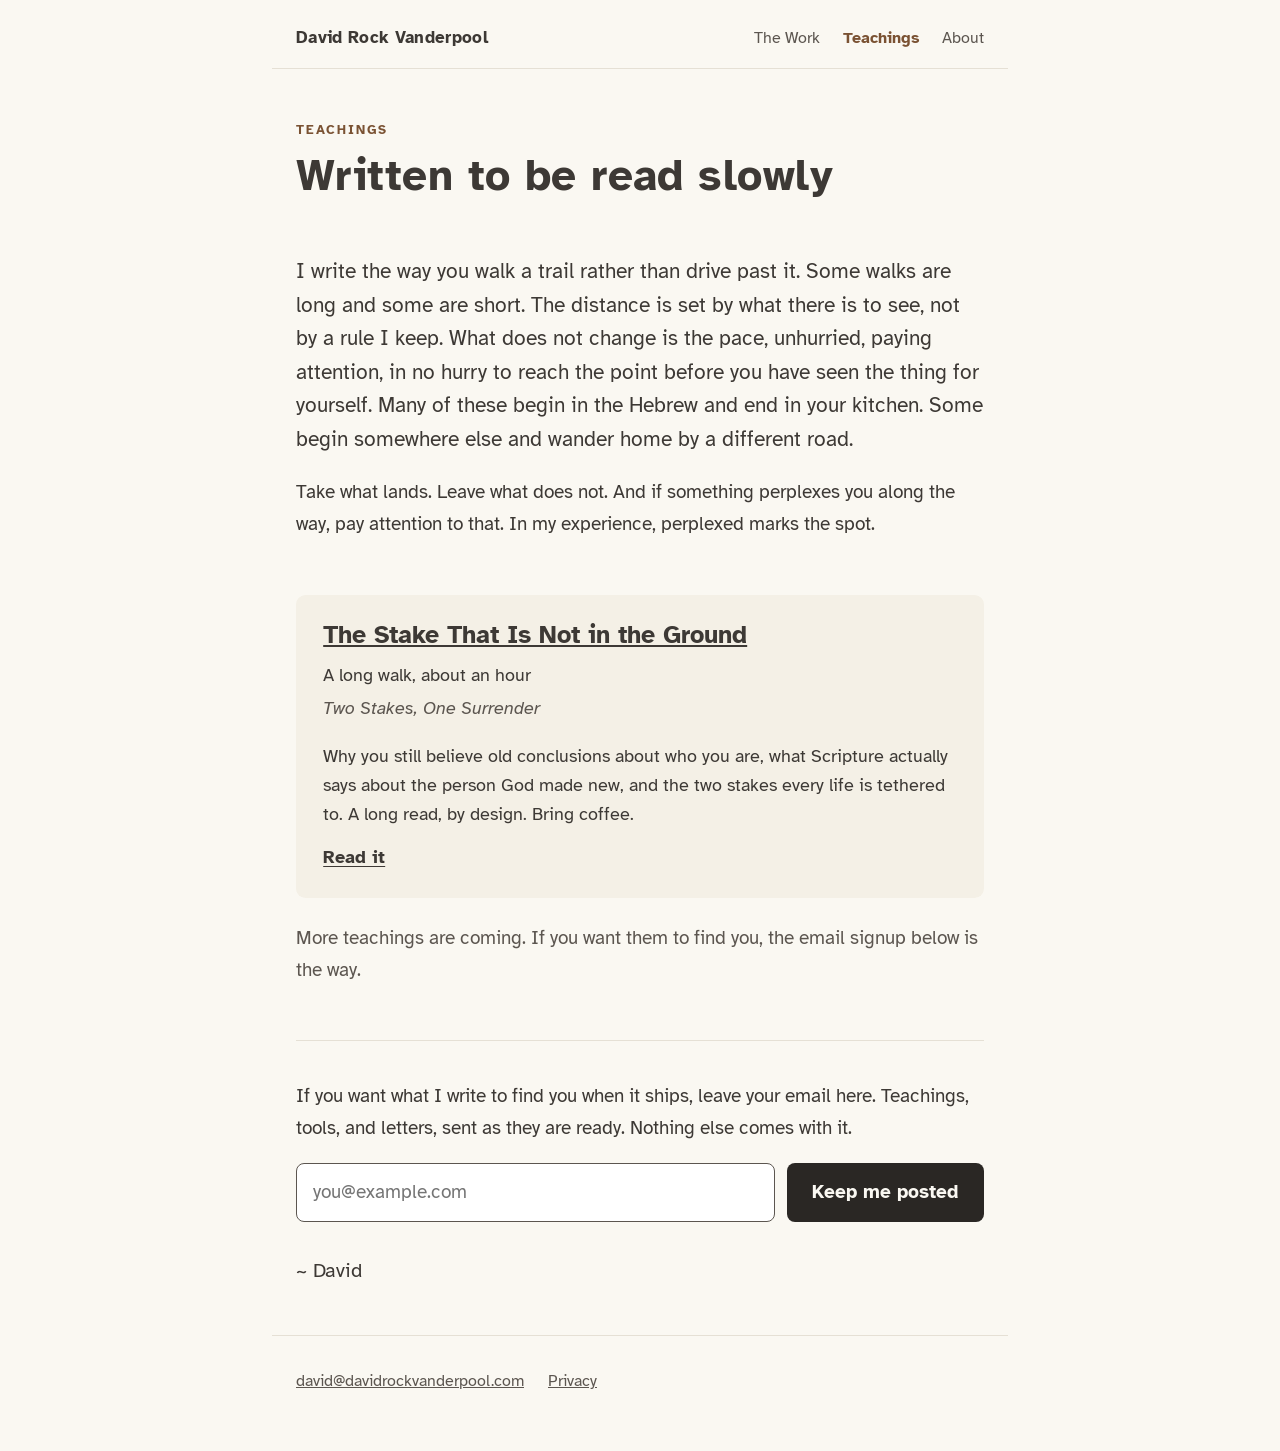
<file: teachings/index.html>
<!DOCTYPE html>
<html lang="en">
<head>
<meta charset="UTF-8">
<meta name="viewport" content="width=device-width, initial-scale=1.0">
<title>Teachings &middot; David Rock Vanderpool</title>
<meta name="description" content="Long-form teachings by David Rock Vanderpool, written to be read slowly. The first: The Stake That Is Not in the Ground.">
<link rel="icon" href="data:image/svg+xml,%3Csvg xmlns='http://www.w3.org/2000/svg' viewBox='0 0 64 64'%3E%3Crect width='64' height='64' rx='12' fill='%23FAF8F2'/%3E%3Ctext x='32' y='44' font-family='Georgia,serif' font-size='34' font-weight='bold' fill='%233D3935' text-anchor='middle'%3ED%3C/text%3E%3C/svg%3E">
<link rel="stylesheet" href="/assets/site.css">
</head>
<body>
<nav class="site-nav" aria-label="Site">
<a class="wordmark" href="/">David Rock Vanderpool</a>
<ul>
<li><a href="/the-work/">The Work</a></li>
<li><a href="/teachings/" aria-current="page">Teachings</a></li>
<li><a href="/about/">About</a></li>
</ul>
</nav>
<main>
<header>
<span class="eyebrow">Teachings</span>
<h1>Written to be read slowly</h1>
</header>

<section aria-label="Introduction">
<p class="lede">I write the way you walk a trail rather than drive past it. Some walks are long and some are short. The distance is set by what there is to see, not by a rule I keep. What does not change is the pace, unhurried, paying attention, in no hurry to reach the point before you have seen the thing for yourself. Many of these begin in the Hebrew and end in your kitchen. Some begin somewhere else and wander home by a different road.</p>
<p>Take what lands. Leave what does not. And if something perplexes you along the way, pay attention to that. In my experience, perplexed marks the spot.</p>
</section>

<section aria-label="Teaching index">
<article class="teaching-card">
<h2><a href="/teachings/the-stake-that-is-not-in-the-ground/">The Stake That Is Not in the Ground</a></h2>
<p class="meta">A long walk, about an hour</p>
<p class="subtitle">Two Stakes, One Surrender</p>
<p>Why you still believe old conclusions about who you are, what Scripture actually says about the person God made new, and the two stakes every life is tethered to. A long read, by design. Bring coffee.</p>
<p style="margin-top:.9rem"><a class="textlink" href="/teachings/the-stake-that-is-not-in-the-ground/">Read it</a></p>
</article>
<p style="margin-top:1.6rem;color:var(--ink-soft)">More teachings are coming. If you want them to find you, the email signup below is the way.</p>
</section>

<section class="signup" aria-label="Email signup">
  <p>If you want what I write to find you when it ships, leave your email here. Teachings, tools, and letters, sent as they are ready. Nothing else comes with it.</p>

 <form action="https://buttondown.com/api/emails/embed-subscribe/davidrockvanderpool" method="post">
    <label class="visually-hidden" for="bd-email">Your email address</label>
    <input type="email" name="email" id="bd-email" autocomplete="email" placeholder="you@example.com" required>
   <input type="hidden" name="embed" value="1">
    <button type="submit">Keep me posted</button>
  </form>

  <p class="signoff">~ David</p>
</section>
</main>

<footer>
<a href="mailto:david@davidrockvanderpool.com">david@davidrockvanderpool.com</a>
<a href="/privacy/">Privacy</a>
</footer>
</body>
</html>
</file>
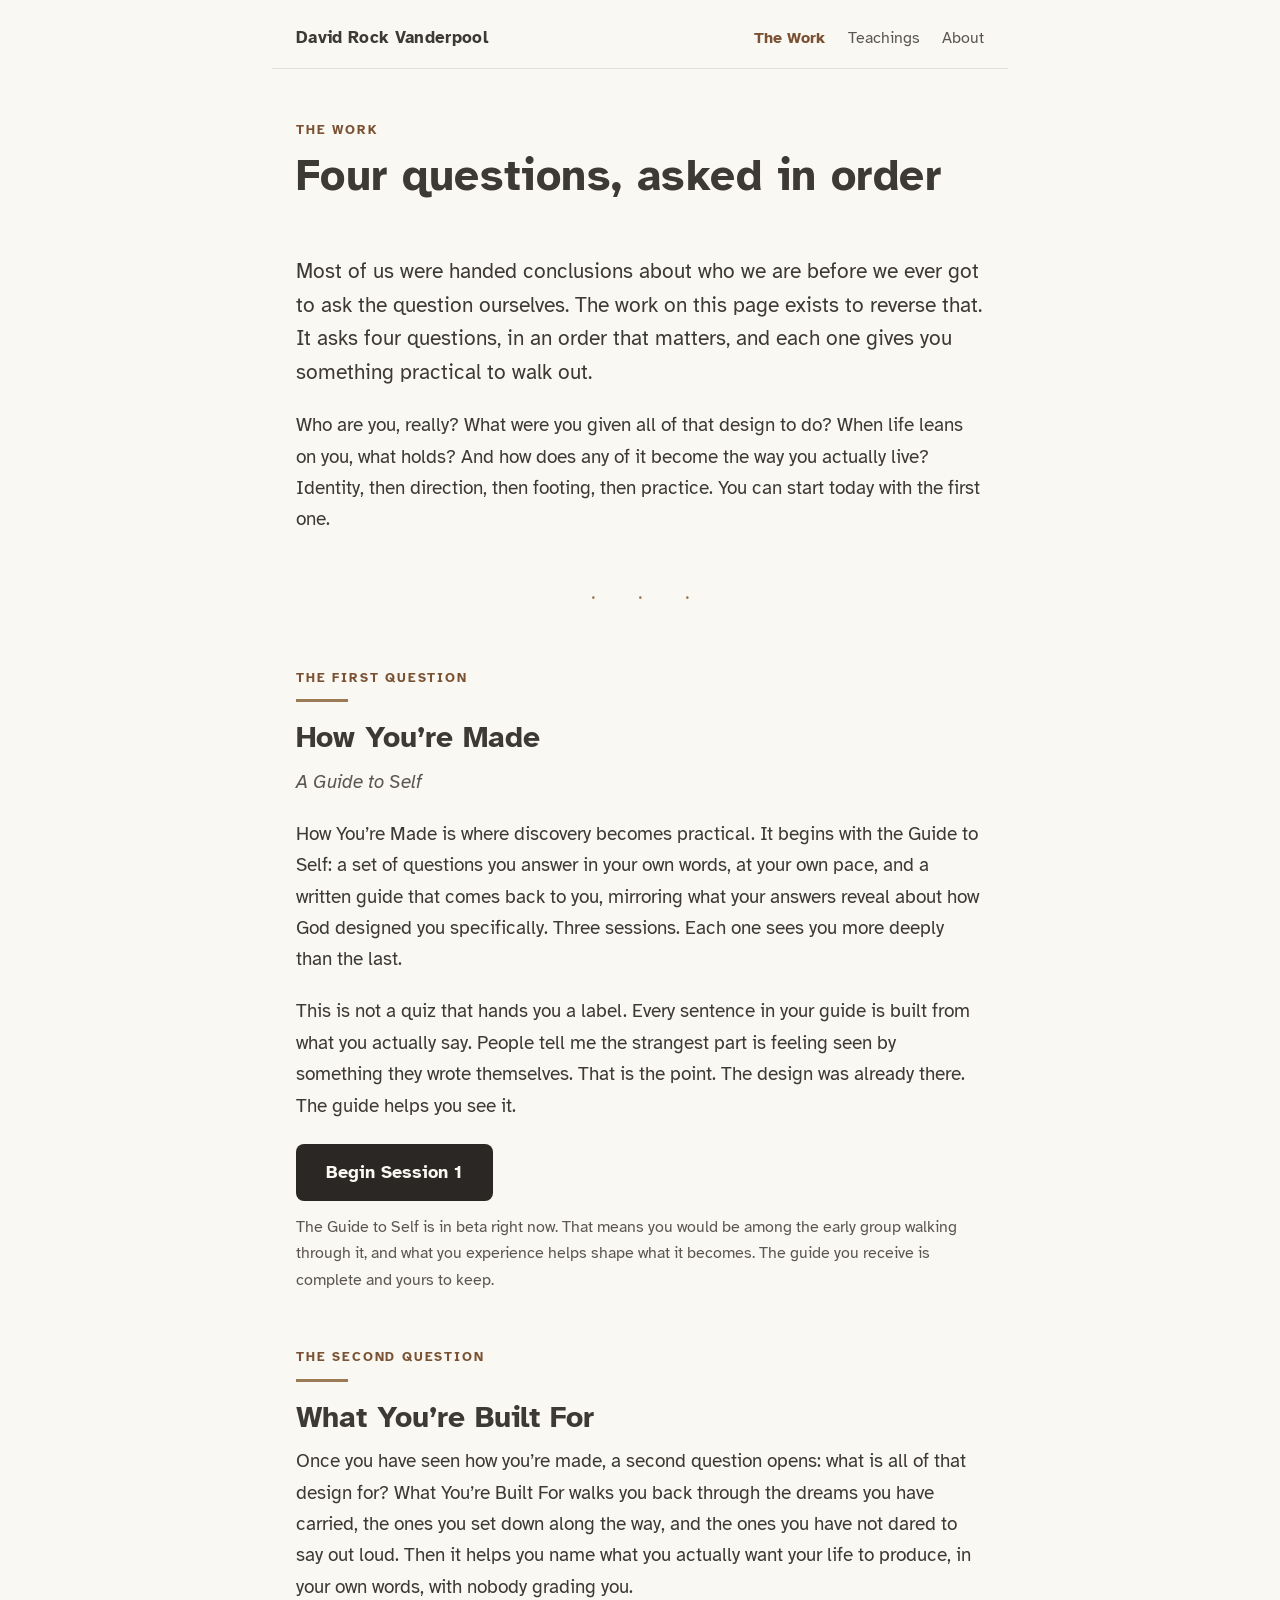
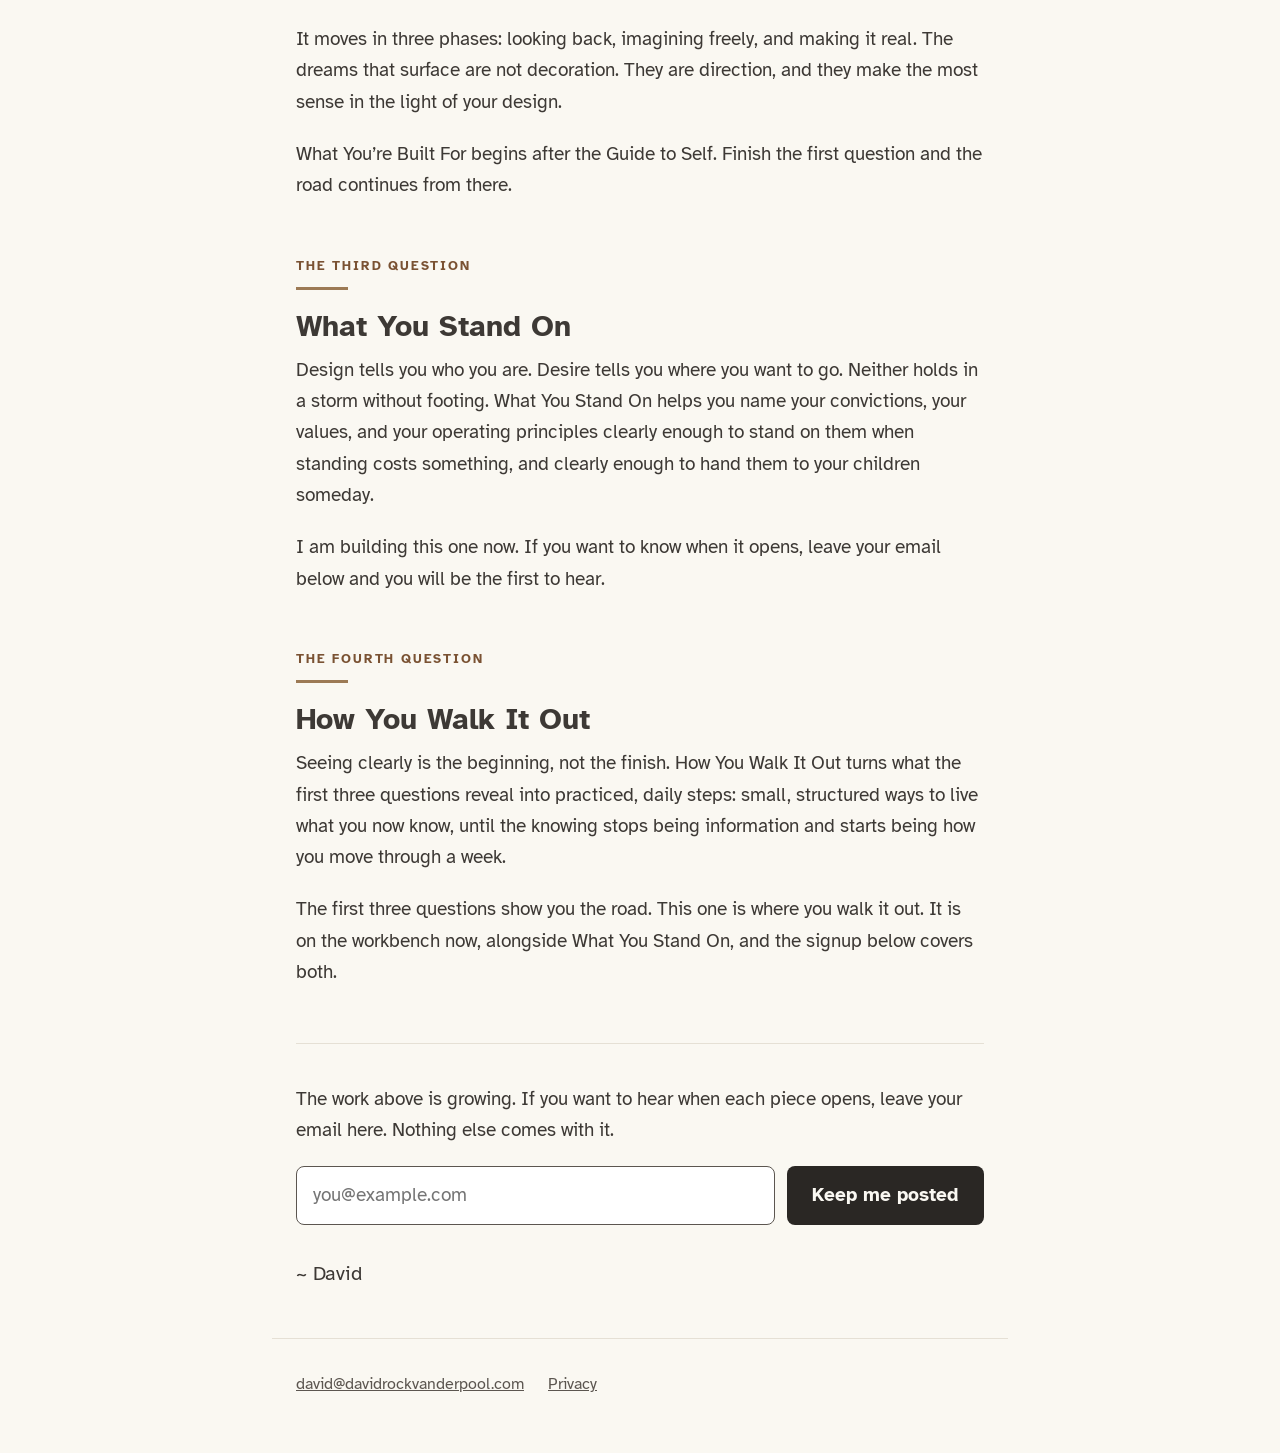
<file: the-work/index.html>
<!DOCTYPE html>
<html lang="en">
<head>
<meta charset="UTF-8">
<meta name="viewport" content="width=device-width, initial-scale=1.0">
<title>The Work &middot; David Rock Vanderpool</title>
<meta name="description" content="Four questions, asked in order: How You're Made (A Guide to Self), What You're Built For, What You Stand On, and How You Walk It Out.">
<link rel="icon" href="data:image/svg+xml,%3Csvg xmlns='http://www.w3.org/2000/svg' viewBox='0 0 64 64'%3E%3Crect width='64' height='64' rx='12' fill='%23FAF8F2'/%3E%3Ctext x='32' y='44' font-family='Georgia,serif' font-size='34' font-weight='bold' fill='%233D3935' text-anchor='middle'%3ED%3C/text%3E%3C/svg%3E">
<link rel="stylesheet" href="/assets/site.css">
</head>
<body>
<nav class="site-nav" aria-label="Site">
<a class="wordmark" href="/">David Rock Vanderpool</a>
<ul>
<li><a href="/the-work/" aria-current="page">The Work</a></li>
<li><a href="/teachings/">Teachings</a></li>
<li><a href="/about/">About</a></li>
</ul>
</nav>
<main>
<header>
<span class="eyebrow">The work</span>
<h1>Four questions, asked in order</h1>
</header>

<section aria-label="Introduction">
<p class="lede">Most of us were handed conclusions about who we are before we ever got to ask the question ourselves. The work on this page exists to reverse that. It asks four questions, in an order that matters, and each one gives you something practical to walk out.</p>
<p>Who are you, really? What were you given all of that design to do? When life leans on you, what holds? And how does any of it become the way you actually live? Identity, then direction, then footing, then practice. You can start today with the first one.</p>
</section>

<hr class="asterism" aria-hidden="true">

<section aria-label="How You're Made">
<span class="eyebrow">The first question</span>
<h2 class="ruled">How You&rsquo;re Made</h2>
<p class="subtitle">A Guide to Self</p>
<p>How You&rsquo;re Made is where discovery becomes practical. It begins with the Guide to Self: a set of questions you answer in your own words, at your own pace, and a written guide that comes back to you, mirroring what your answers reveal about how God designed you specifically. Three sessions. Each one sees you more deeply than the last.</p>
<p>This is not a quiz that hands you a label. Every sentence in your guide is built from what you actually say. People tell me the strangest part is feeling seen by something they wrote themselves. That is the point. The design was already there. The guide helps you see it.</p>
<a class="cta" href="https://docs.google.com/forms/d/e/1FAIpQLScx7Ki48MBVf0wJetuGQv_ge6Coq3oiE646ceJyPrpSlLuIrQ/viewform">Begin Session 1</a>
<p class="cta-note">The Guide to Self is in beta right now. That means you would be among the early group walking through it, and what you experience helps shape what it becomes. The guide you receive is complete and yours to keep.</p>
</section>

<section aria-label="What You're Built For">
<span class="eyebrow">The second question</span>
<h2 class="ruled">What You&rsquo;re Built For</h2>
<p>Once you have seen how you&rsquo;re made, a second question opens: what is all of that design for? What You&rsquo;re Built For walks you back through the dreams you have carried, the ones you set down along the way, and the ones you have not dared to say out loud. Then it helps you name what you actually want your life to produce, in your own words, with nobody grading you.</p>
<p>It moves in three phases: looking back, imagining freely, and making it real. The dreams that surface are not decoration. They are direction, and they make the most sense in the light of your design.</p>
<p>What You&rsquo;re Built For begins after the Guide to Self. Finish the first question and the road continues from there.</p>
</section>

<section aria-label="What You Stand On">
<span class="eyebrow">The third question</span>
<h2 class="ruled">What You Stand On</h2>
<p>Design tells you who you are. Desire tells you where you want to go. Neither holds in a storm without footing. What You Stand On helps you name your convictions, your values, and your operating principles clearly enough to stand on them when standing costs something, and clearly enough to hand them to your children someday.</p>
<p>I am building this one now. If you want to know when it opens, leave your email below and you will be the first to hear.</p>
</section>

<section aria-label="How You Walk It Out">
<span class="eyebrow">The fourth question</span>
<h2 class="ruled">How You Walk It Out</h2>
<p>Seeing clearly is the beginning, not the finish. How You Walk It Out turns what the first three questions reveal into practiced, daily steps: small, structured ways to live what you now know, until the knowing stops being information and starts being how you move through a week.</p>
<p>The first three questions show you the road. This one is where you walk it out. It is on the workbench now, alongside What You Stand On, and the signup below covers both.</p>
</section>

<section class="signup" aria-label="Email signup">
<p>The work above is growing. If you want to hear when each piece opens, leave your email here. Nothing else comes with it.</p>
<form action="https://buttondown.com/api/emails/embed-subscribe/davidrockvanderpool" method="post">
<label class="visually-hidden" for="bd-email">Your email address</label>
<input type="email" name="email" id="bd-email" autocomplete="email" placeholder="you@example.com" required>
<input type="hidden" name="embed" value="1">
<button type="submit">Keep me posted</button>
</form>
<p class="signoff">~ David</p>
</section>
</main>

<footer>
<a href="mailto:david@davidrockvanderpool.com">david@davidrockvanderpool.com</a>
<a href="/privacy/">Privacy</a>
</footer>
</body>
</html>
</file>
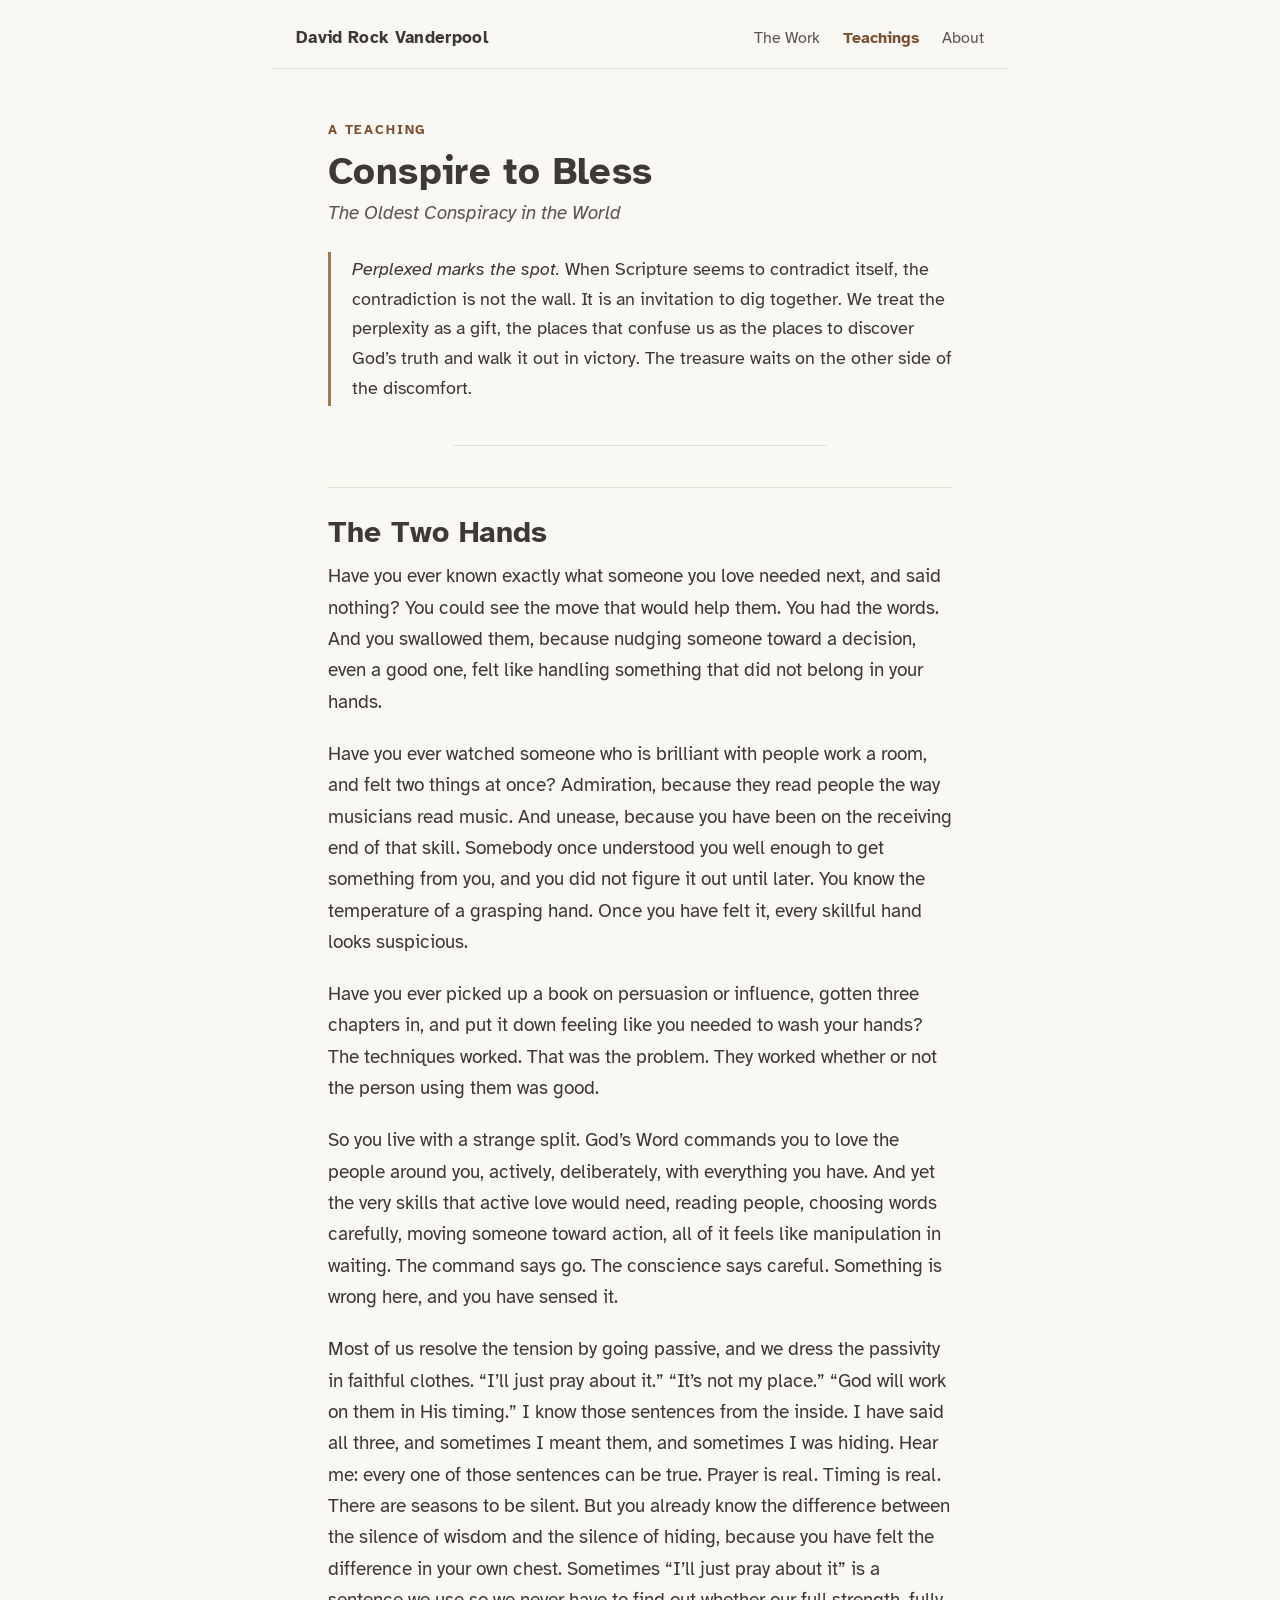
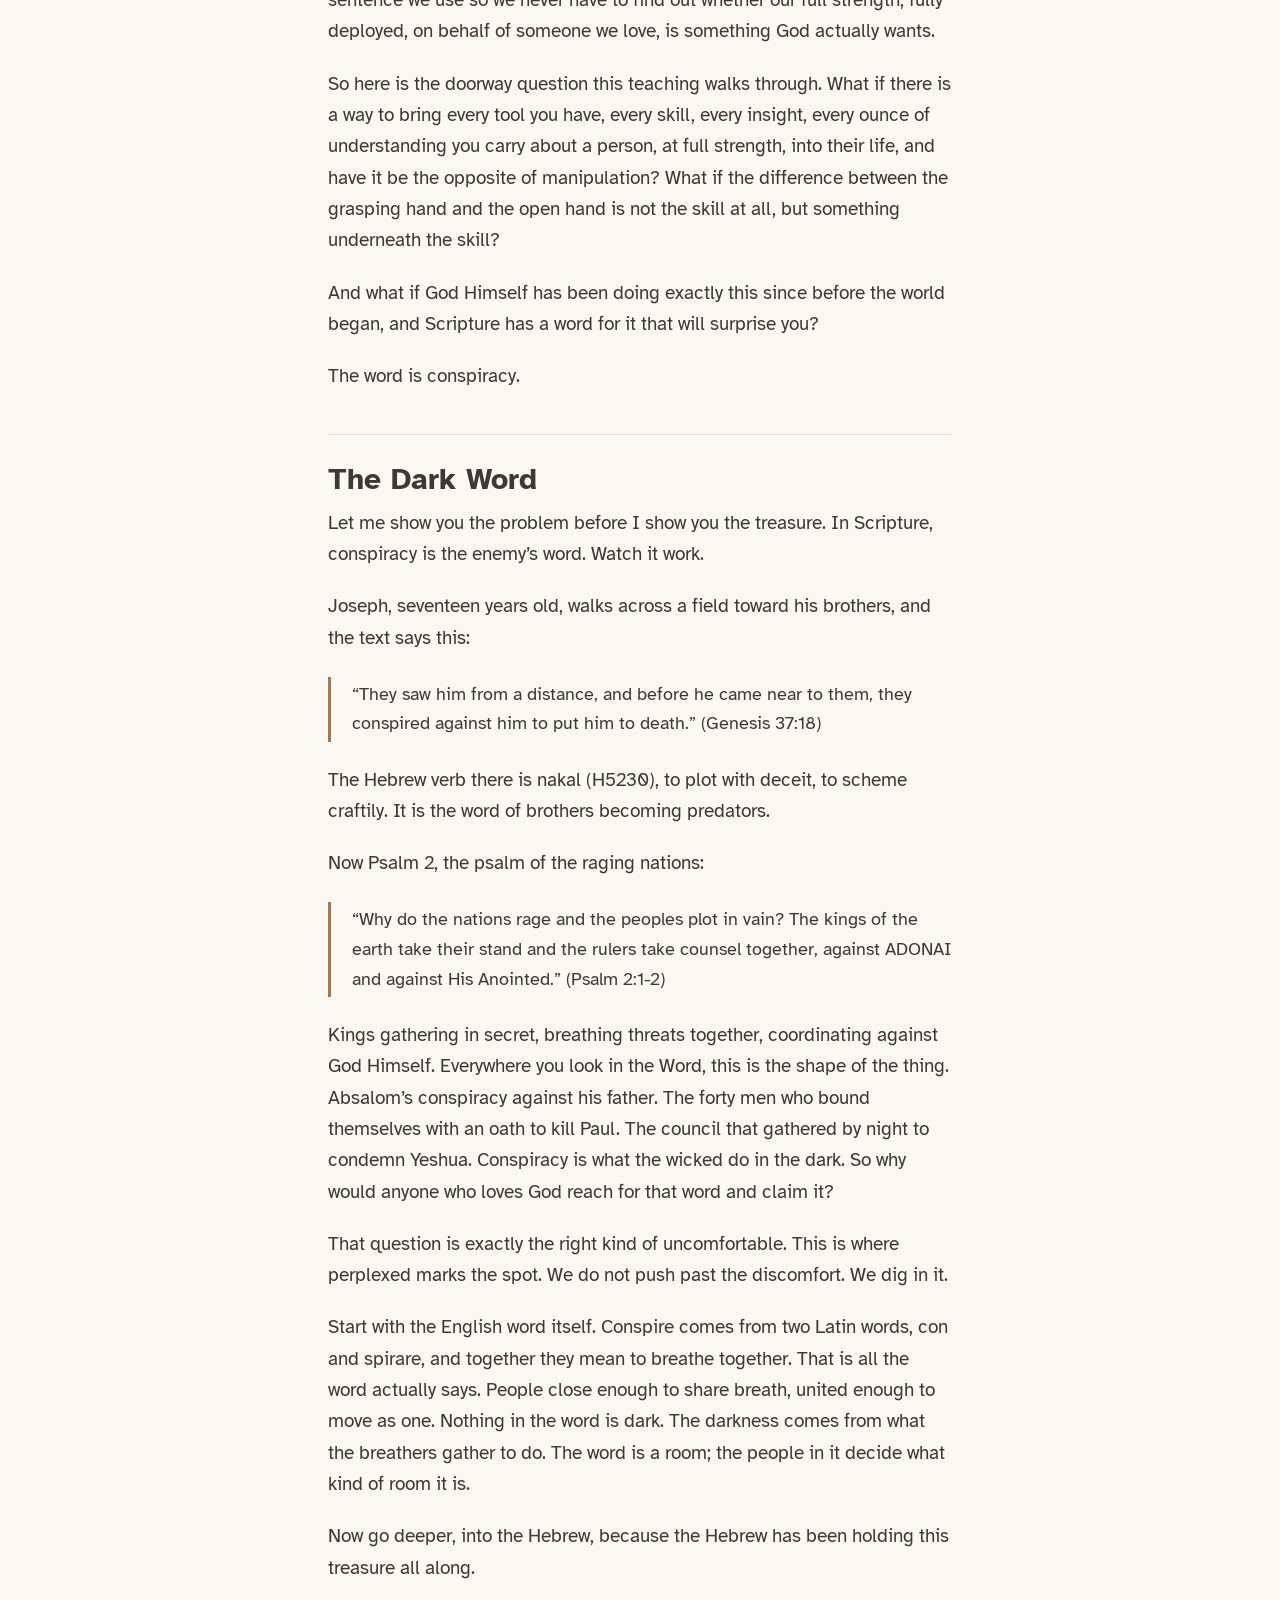
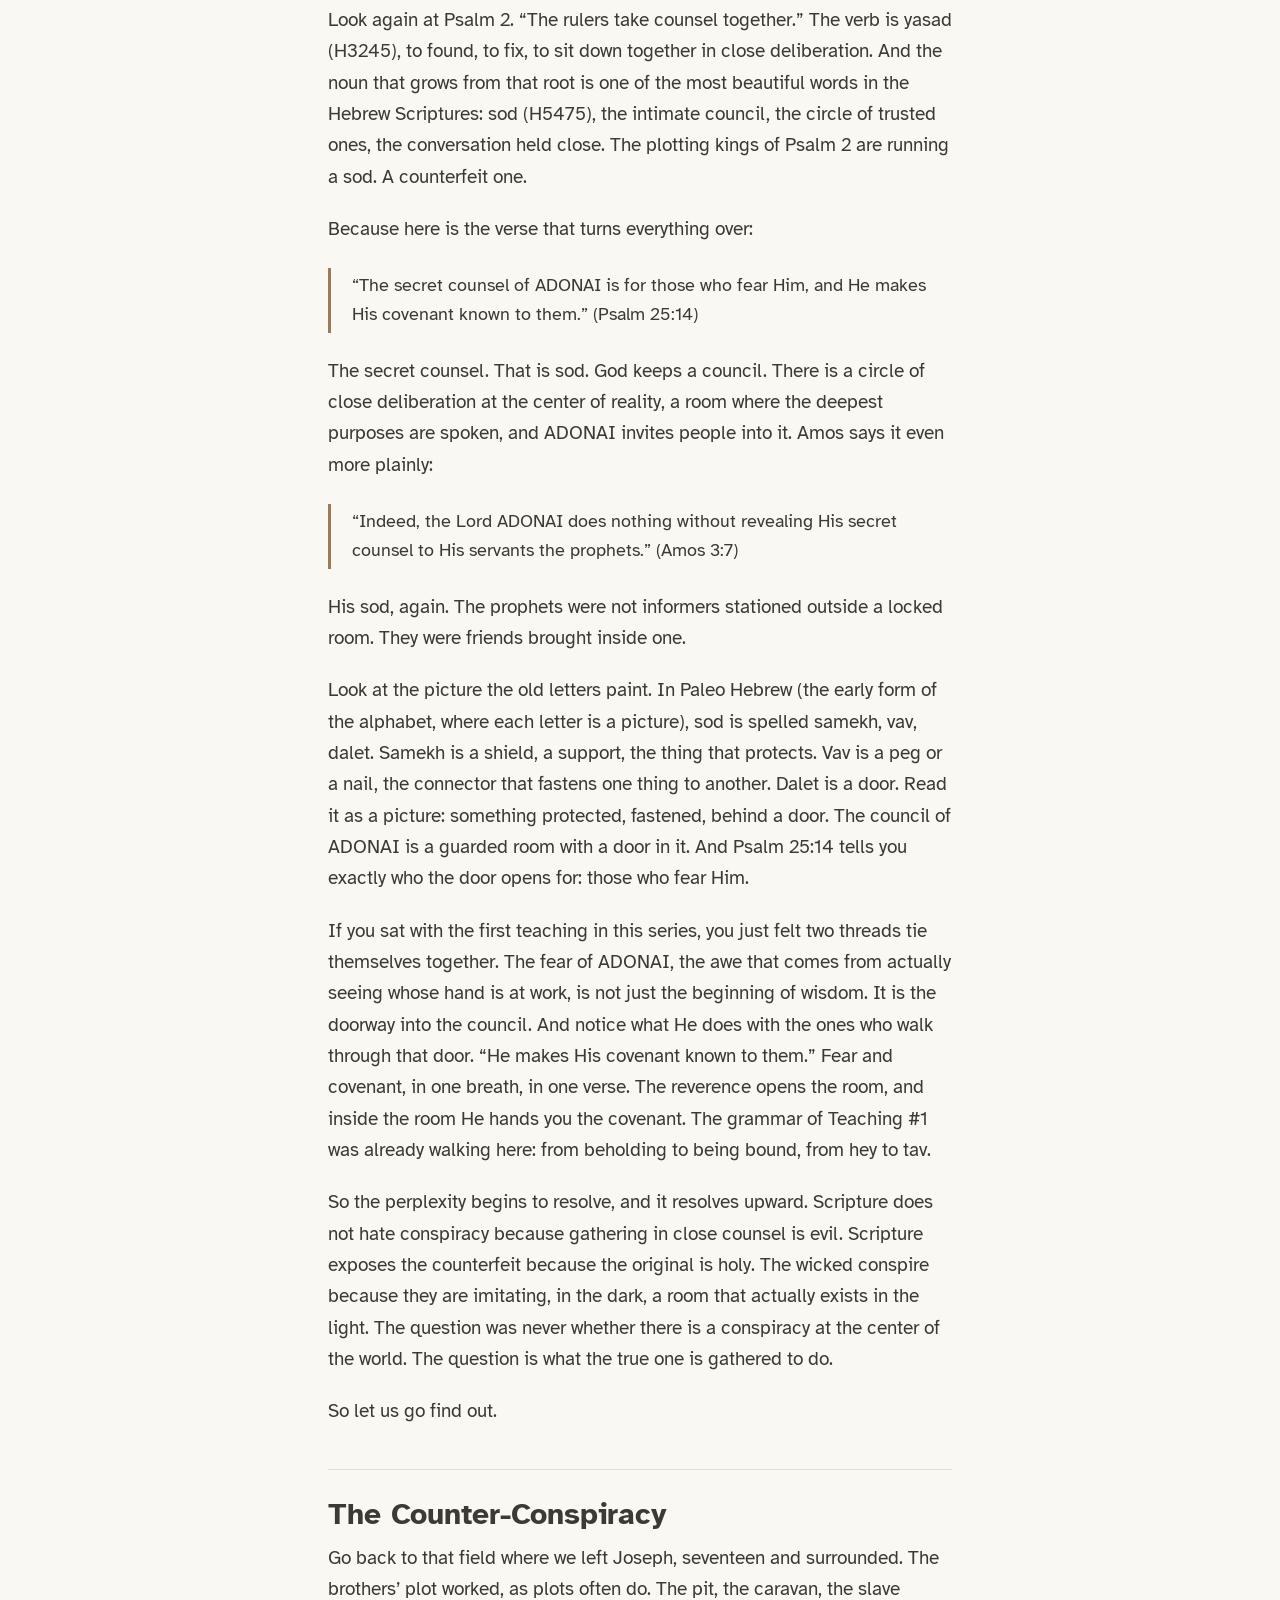
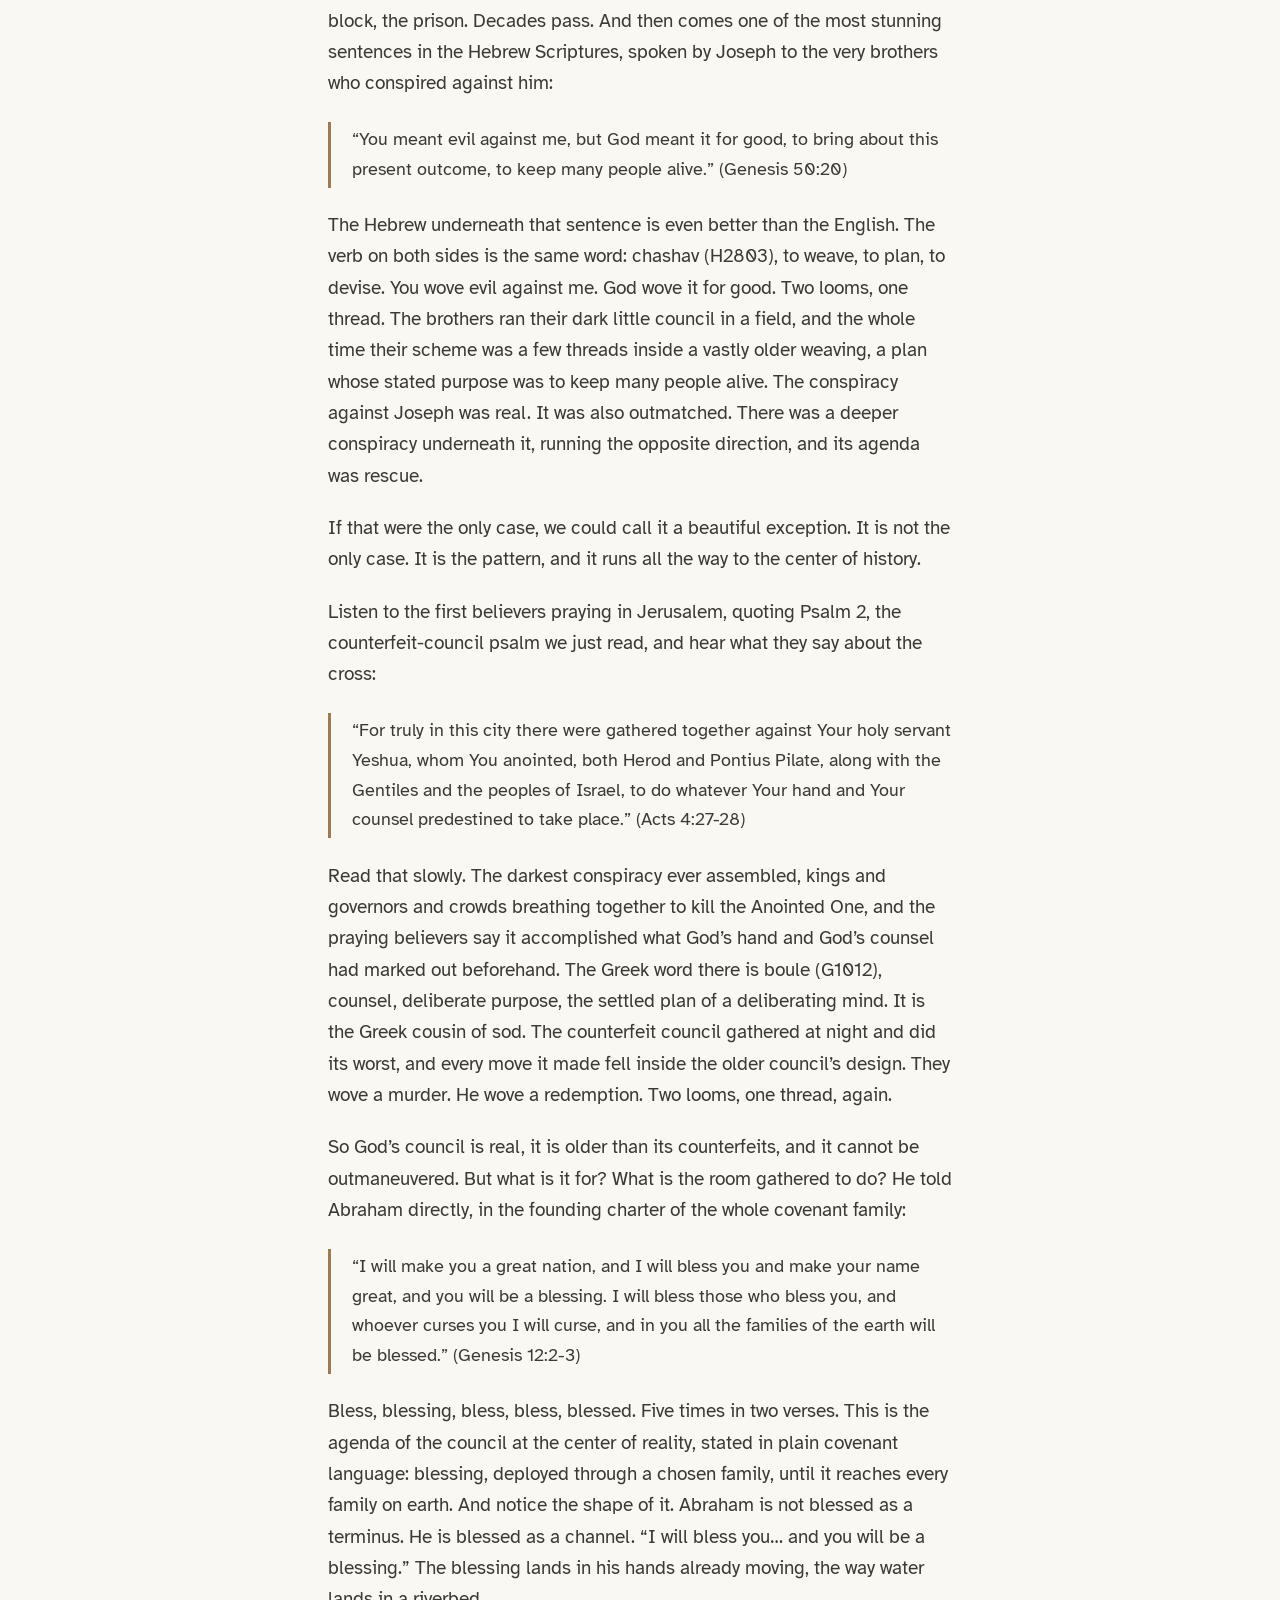
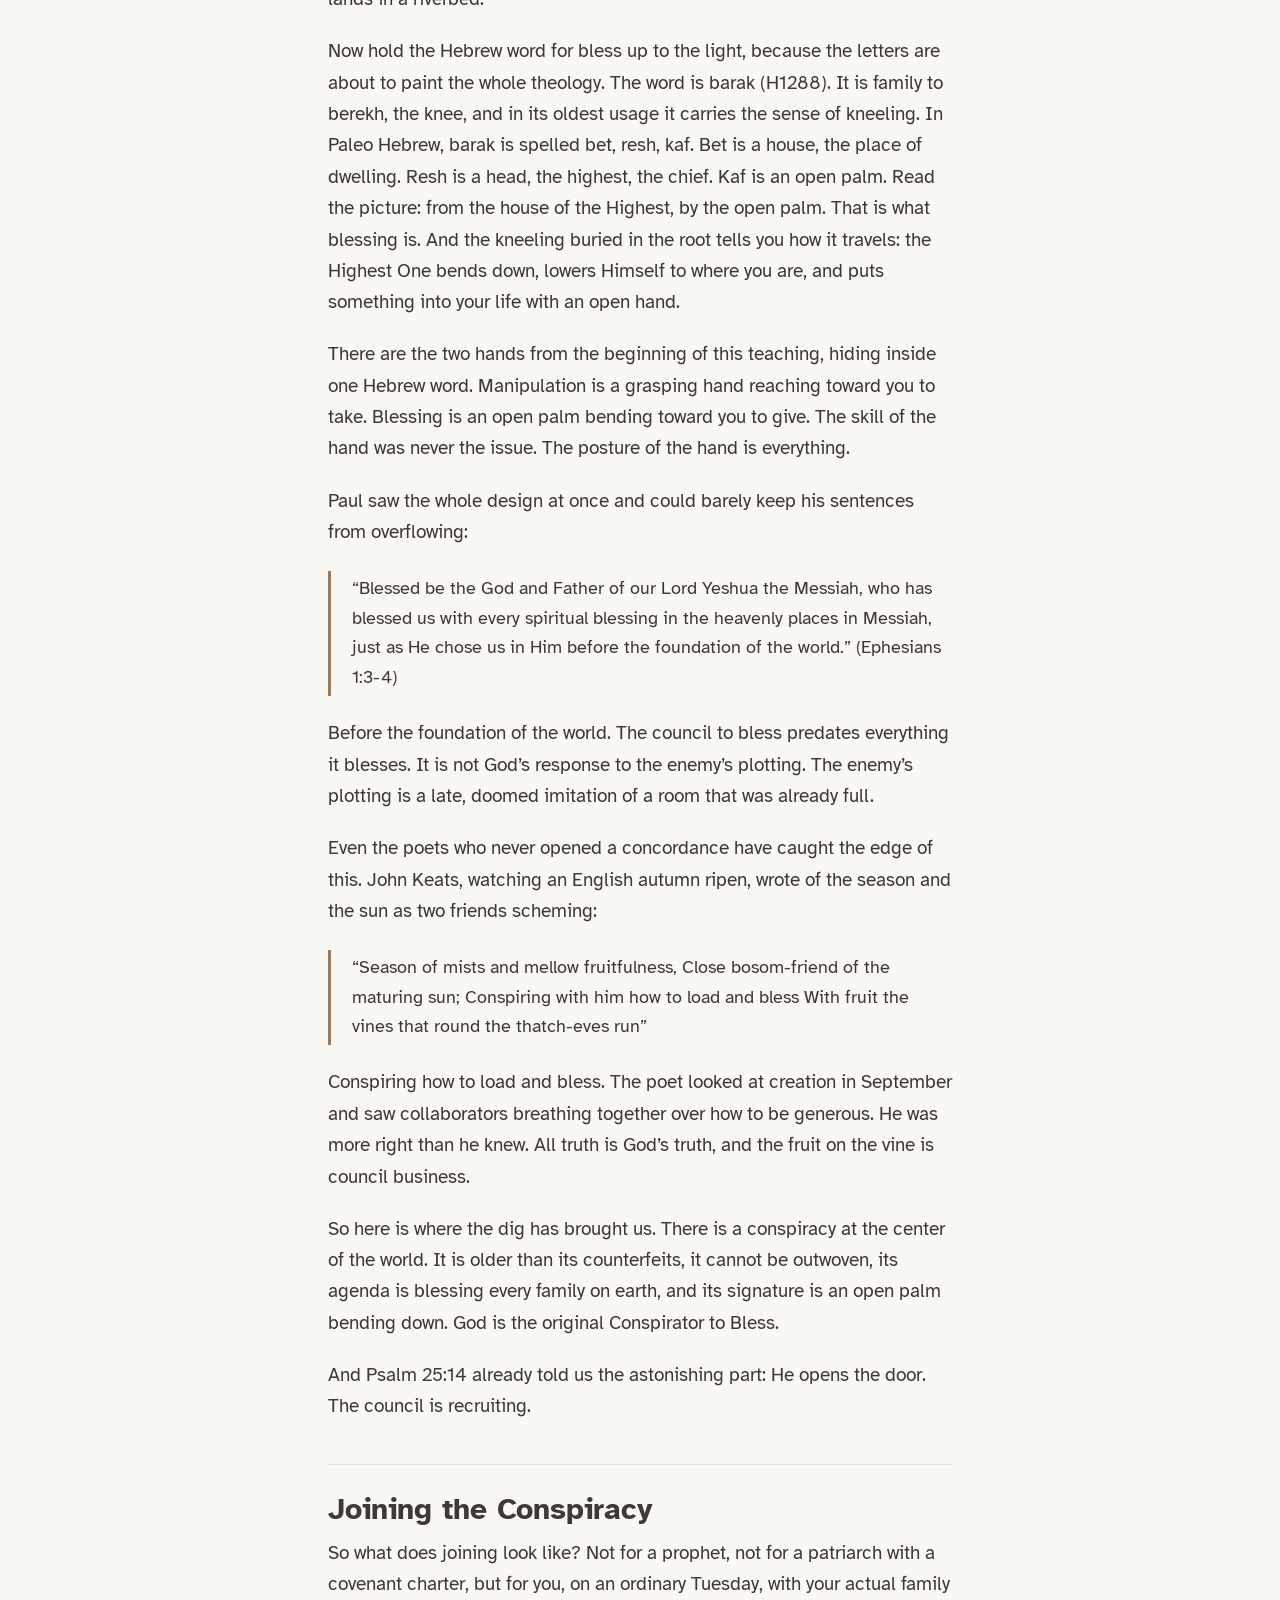
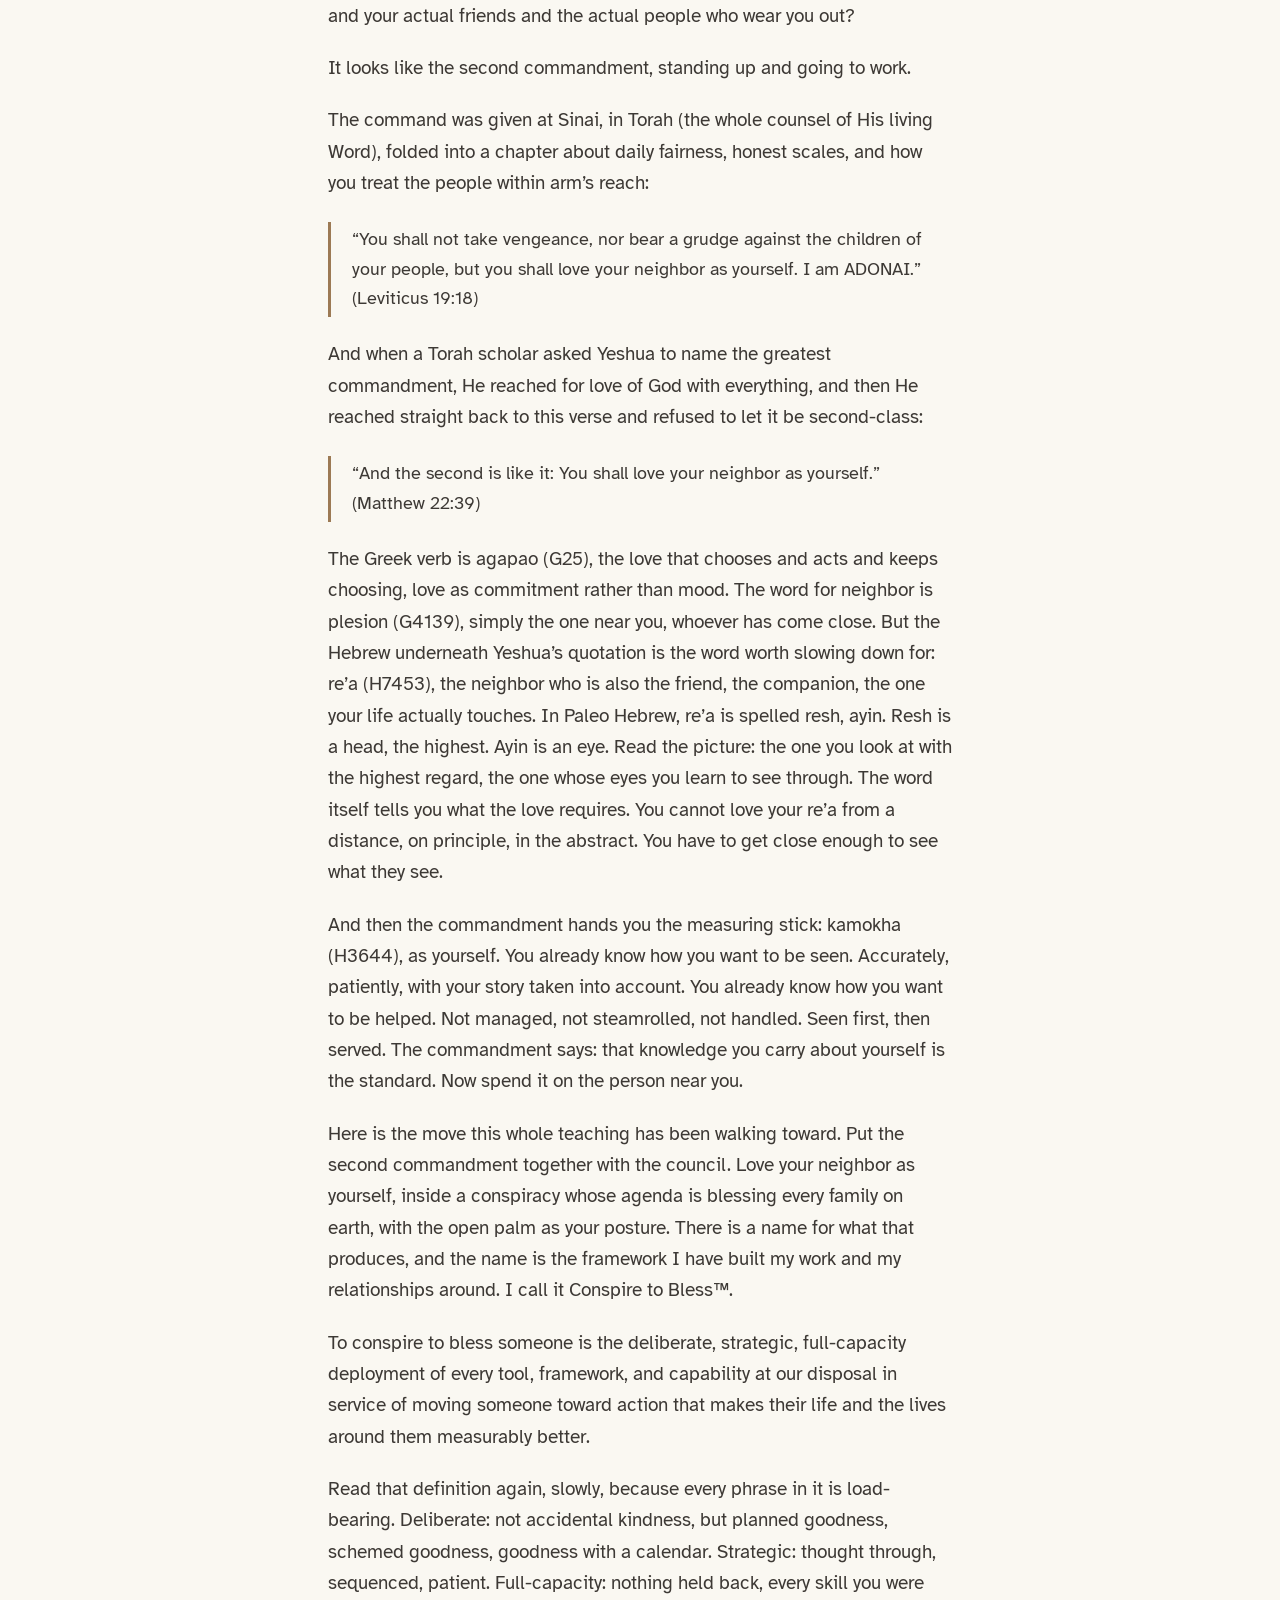
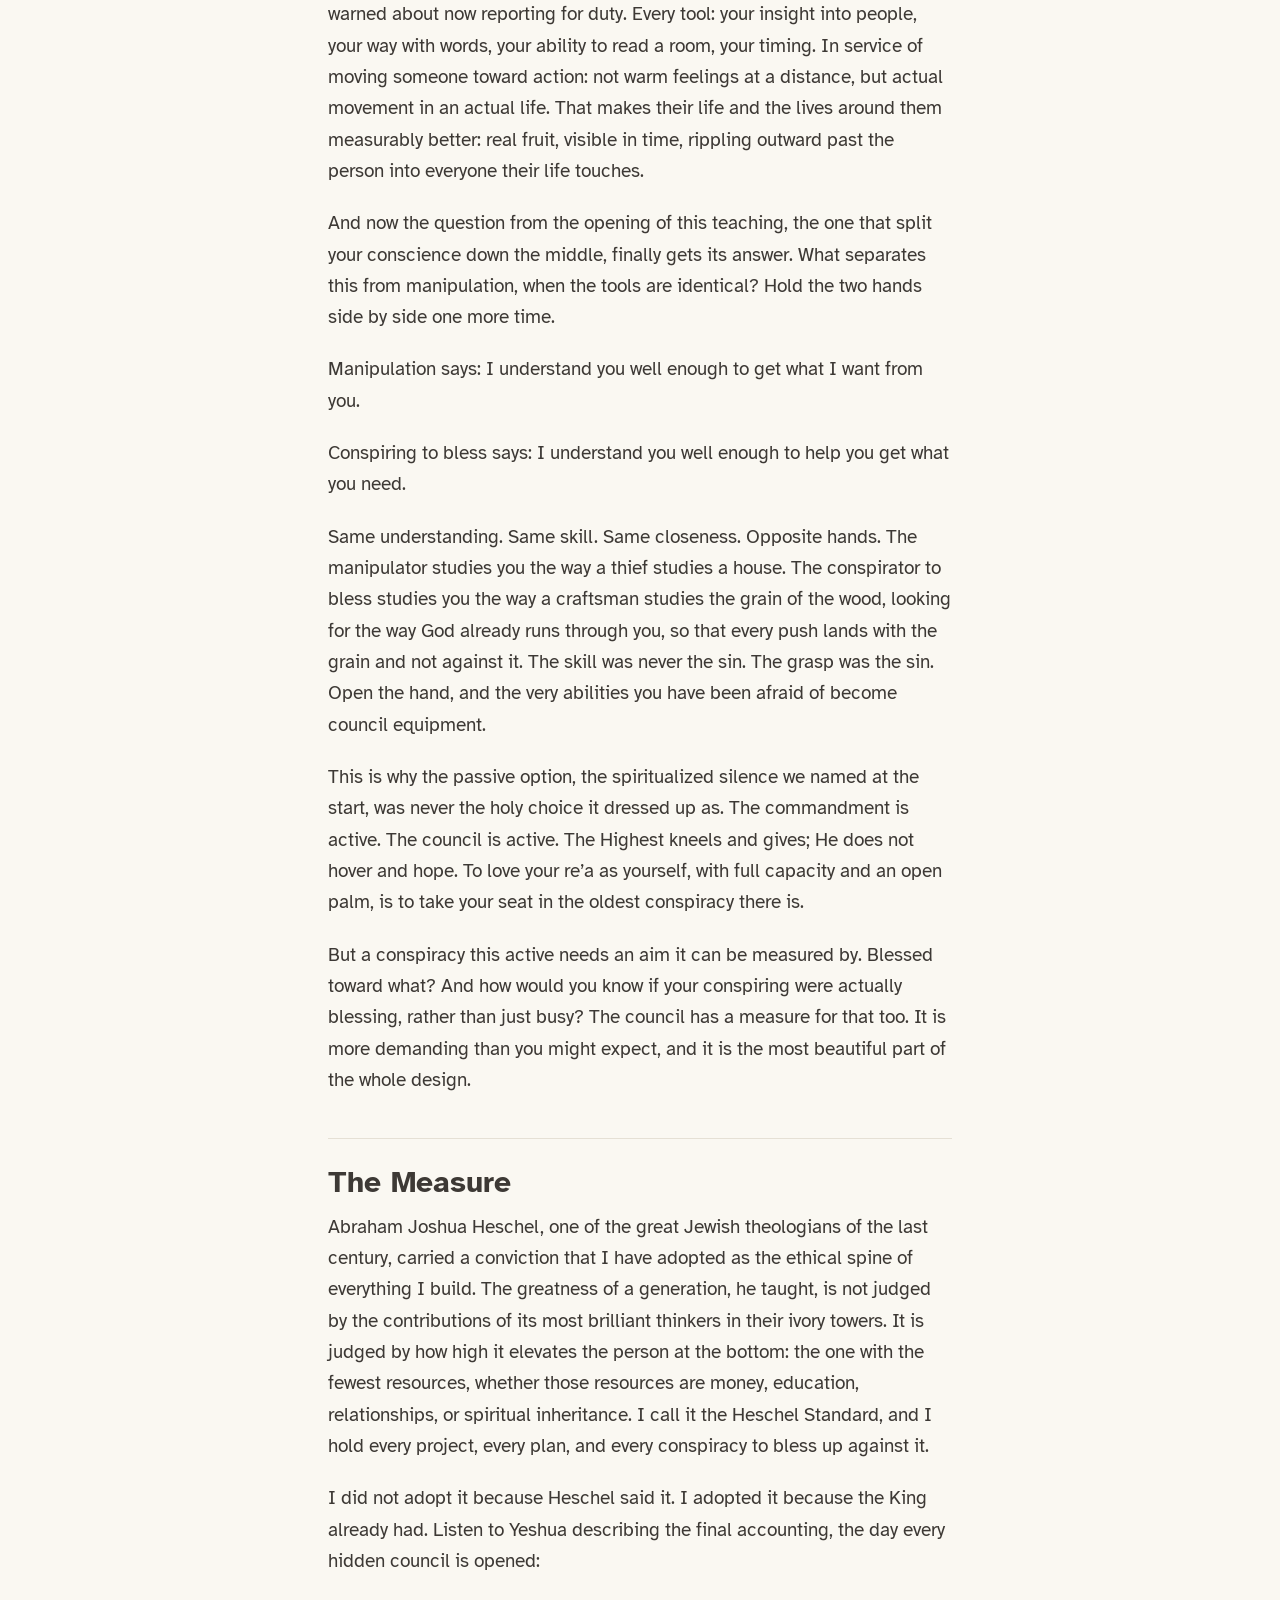
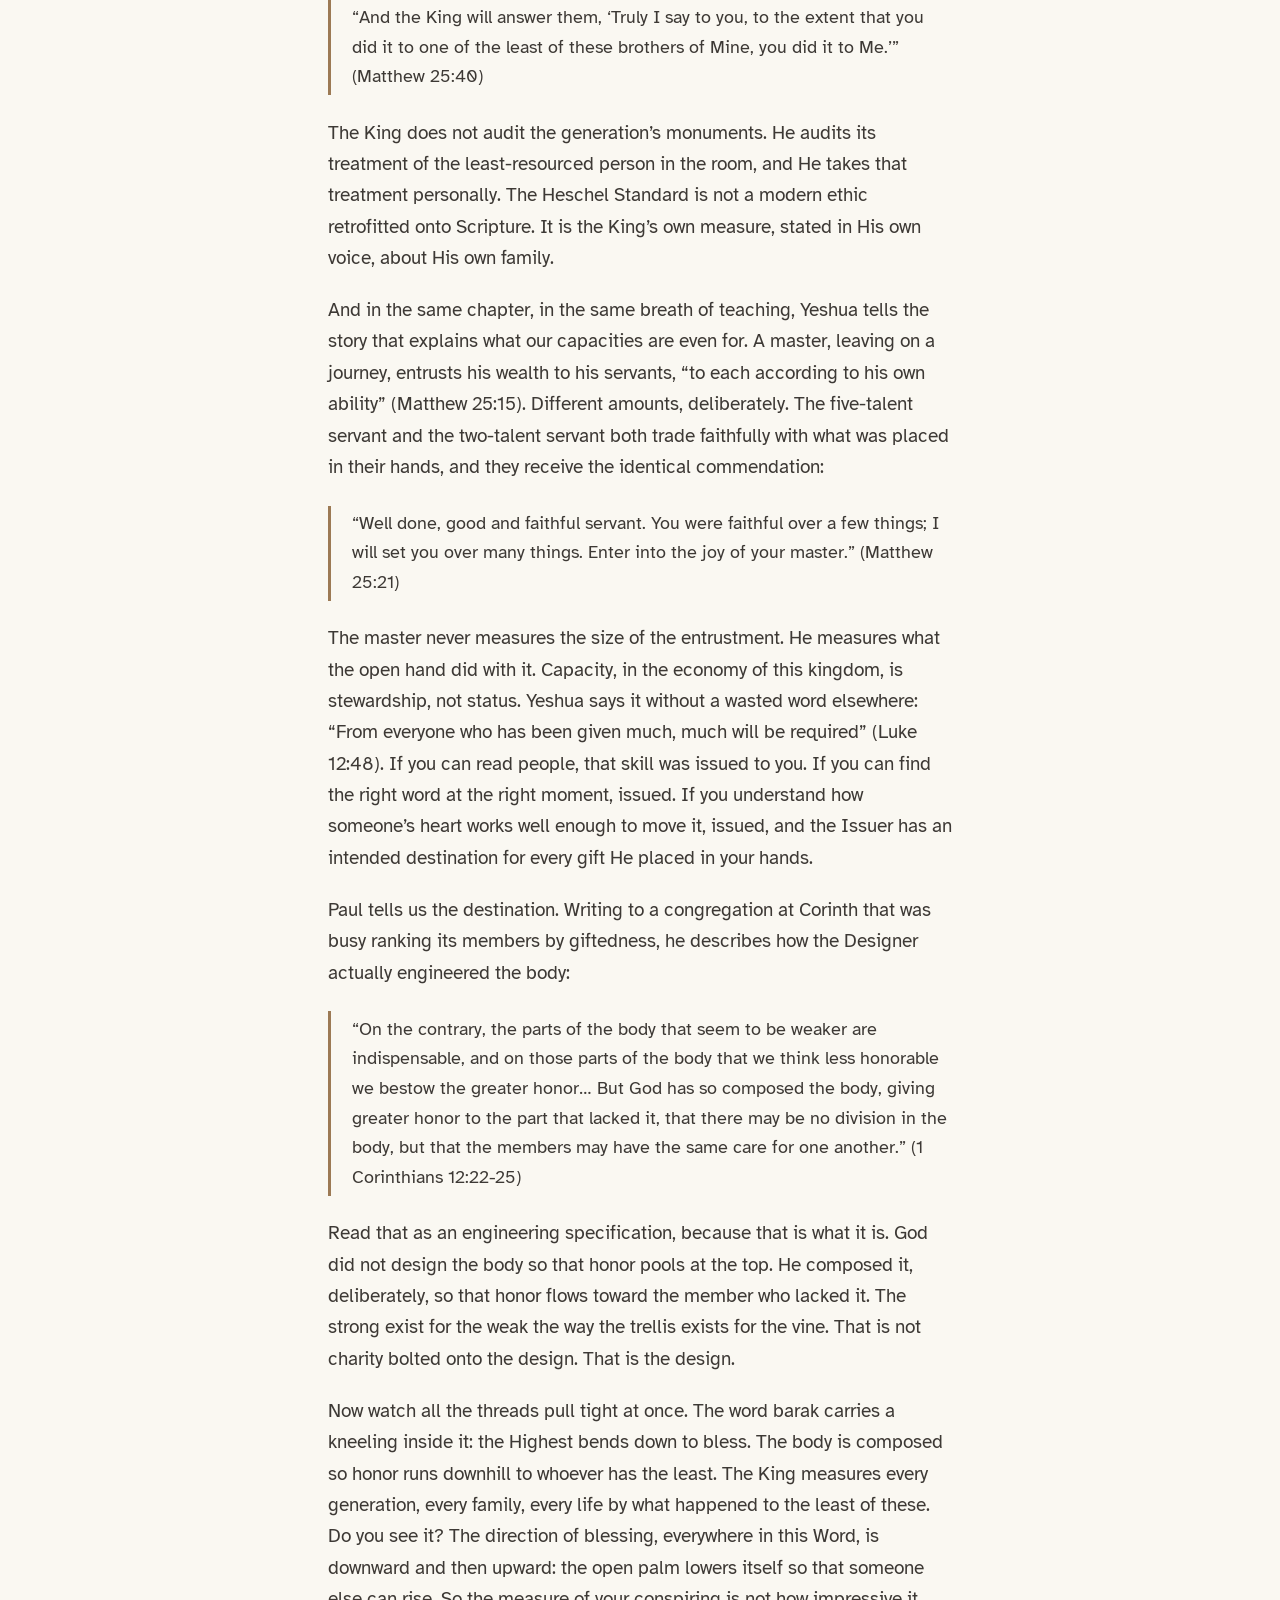
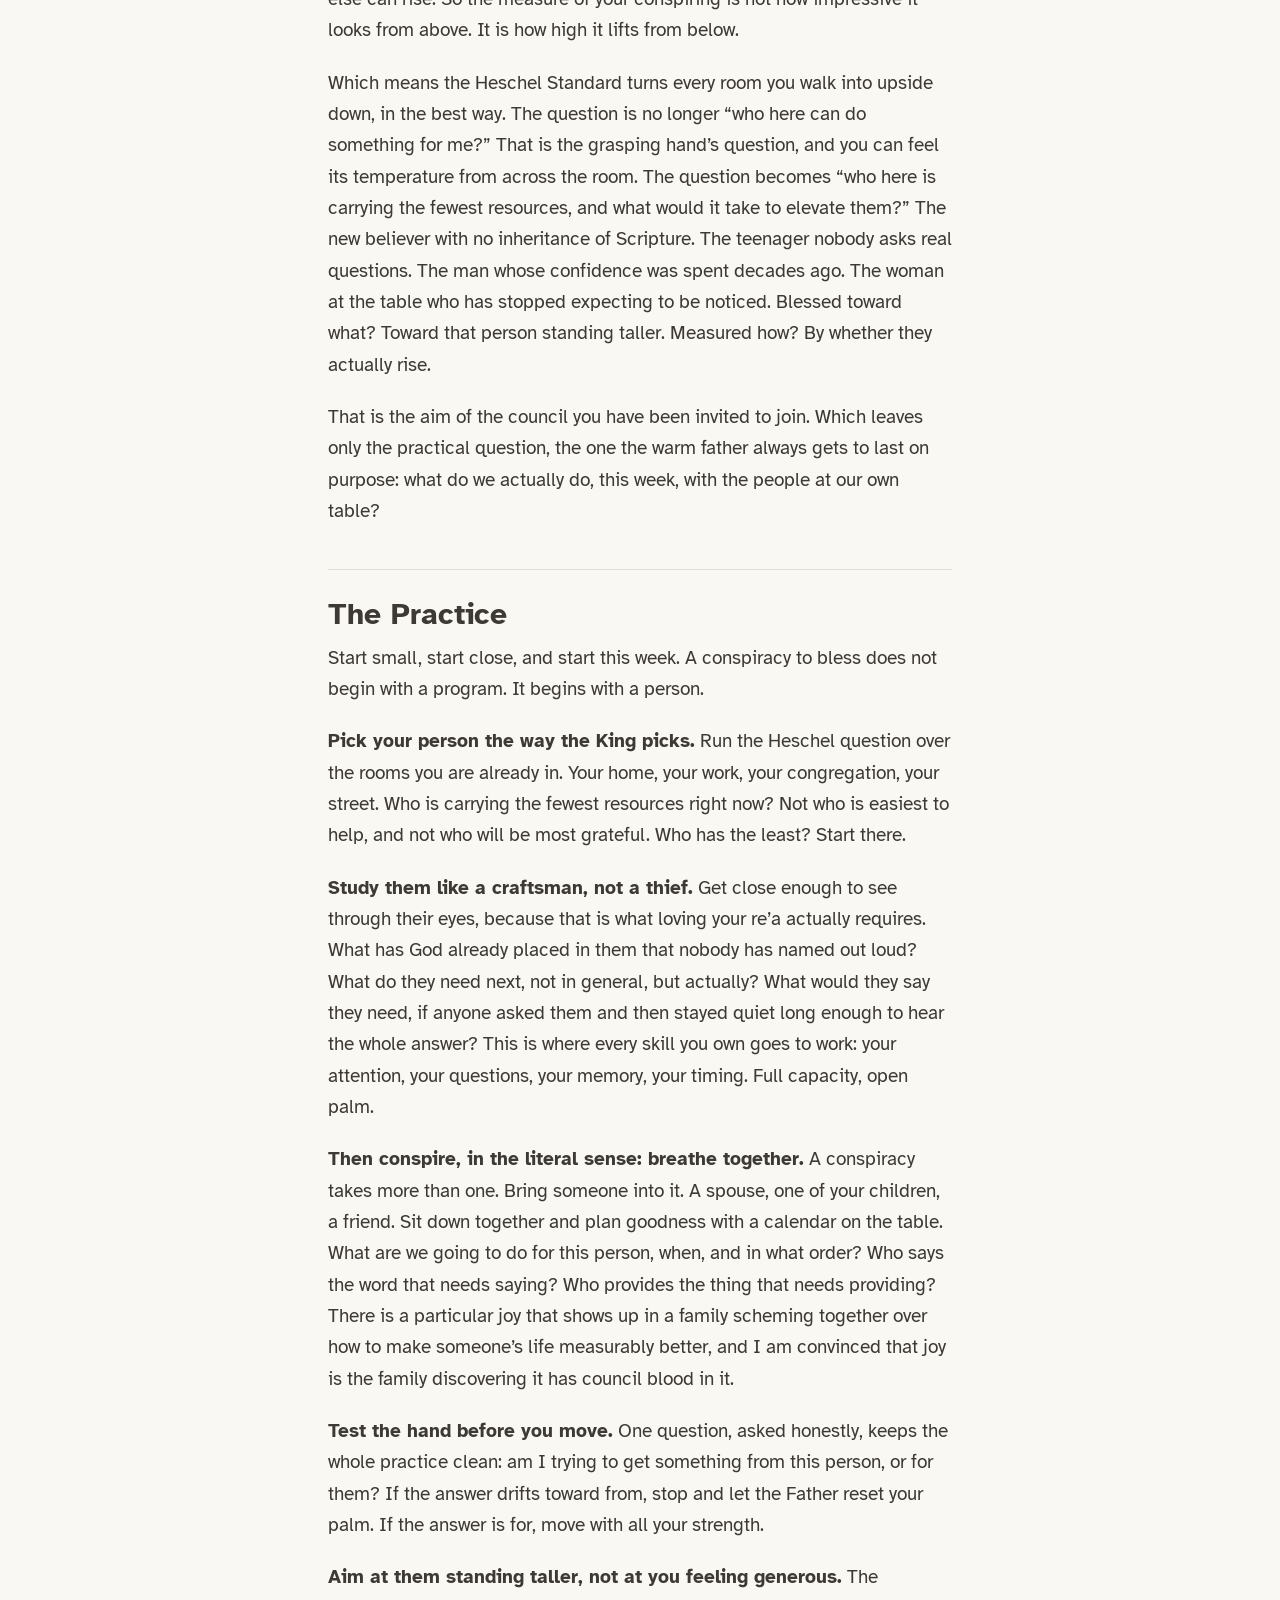
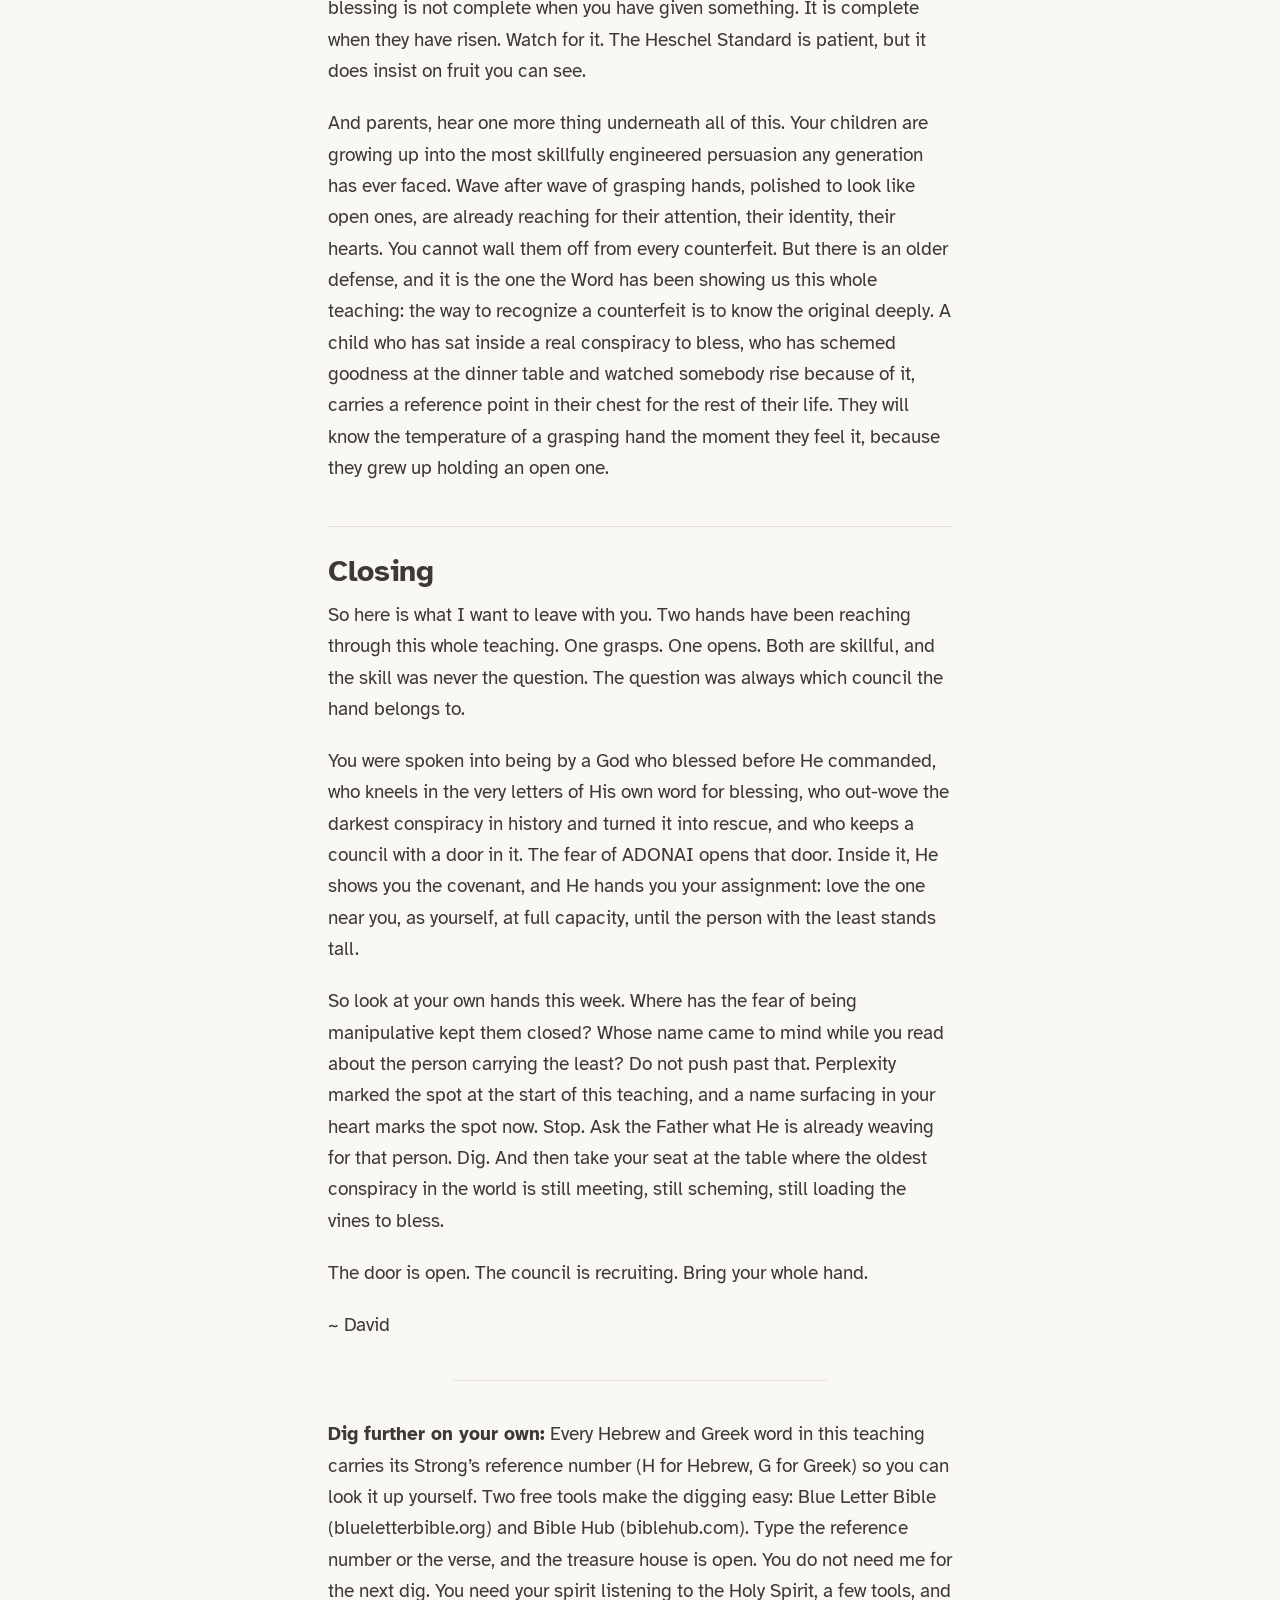
<file: teachings/conspire-to-bless/index.html>
<!DOCTYPE html>
<html lang="en">
<head>
<meta charset="UTF-8">
<meta name="viewport" content="width=device-width, initial-scale=1.0">
<title>Conspire to Bless &middot; David Rock Vanderpool</title>
<meta name="description" content="Every conspiracy in Scripture is wicked. So why claim the word? A teaching on the oldest conspiracy in the world, the open palm, and the measure of a generation.">
<link rel="icon" href="data:image/svg+xml,%3Csvg xmlns='http://www.w3.org/2000/svg' viewBox='0 0 64 64'%3E%3Crect width='64' height='64' rx='12' fill='%23FAF8F2'/%3E%3Ctext x='32' y='44' font-family='Georgia,serif' font-size='34' font-weight='bold' fill='%233D3935' text-anchor='middle'%3ED%3C/text%3E%3C/svg%3E">
<link rel="stylesheet" href="/assets/site.css">
</head>
<body>
<nav class="site-nav" aria-label="Site">
<a class="wordmark" href="/">David Rock Vanderpool</a>
<ul>
<li><a href="/the-work/">The Work</a></li>
<li><a href="/teachings/" aria-current="page">Teachings</a></li>
<li><a href="/about/">About</a></li>
</ul>
</nav>
<main class="narrow teaching">
<header>
<span class="eyebrow">A teaching</span>
<h1>Conspire to Bless</h1>
<p class="subtitle">The Oldest Conspiracy in the World</p>
</header>
<article>
<blockquote><p><em>Perplexed marks the spot.</em> When Scripture seems to contradict itself, the contradiction is not the wall. It is an invitation to dig together. We treat the perplexity as a gift, the places that confuse us as the places to discover God’s truth and walk it out in victory. The treasure waits on the other side of the discomfort.</p></blockquote><hr /><h2 id="the-two-hands">The Two Hands</h2><p>Have you ever known exactly what someone you love needed next, and said nothing? You could see the move that would help them. You had the words. And you swallowed them, because nudging someone toward a decision, even a good one, felt like handling something that did not belong in your hands.</p><p>Have you ever watched someone who is brilliant with people work a room, and felt two things at once? Admiration, because they read people the way musicians read music. And unease, because you have been on the receiving end of that skill. Somebody once understood you well enough to get something from you, and you did not figure it out until later. You know the temperature of a grasping hand. Once you have felt it, every skillful hand looks suspicious.</p><p>Have you ever picked up a book on persuasion or influence, gotten three chapters in, and put it down feeling like you needed to wash your hands? The techniques worked. That was the problem. They worked whether or not the person using them was good.</p><p>So you live with a strange split. God’s Word commands you to love the people around you, actively, deliberately, with everything you have. And yet the very skills that active love would need, reading people, choosing words carefully, moving someone toward action, all of it feels like manipulation in waiting. The command says go. The conscience says careful. Something is wrong here, and you have sensed it.</p><p>Most of us resolve the tension by going passive, and we dress the passivity in faithful clothes. “I’ll just pray about it.” “It’s not my place.” “God will work on them in His timing.” I know those sentences from the inside. I have said all three, and sometimes I meant them, and sometimes I was hiding. Hear me: every one of those sentences can be true. Prayer is real. Timing is real. There are seasons to be silent. But you already know the difference between the silence of wisdom and the silence of hiding, because you have felt the difference in your own chest. Sometimes “I’ll just pray about it” is a sentence we use so we never have to find out whether our full strength, fully deployed, on behalf of someone we love, is something God actually wants.</p><p>So here is the doorway question this teaching walks through. What if there is a way to bring every tool you have, every skill, every insight, every ounce of understanding you carry about a person, at full strength, into their life, and have it be the opposite of manipulation? What if the difference between the grasping hand and the open hand is not the skill at all, but something underneath the skill?</p><p>And what if God Himself has been doing exactly this since before the world began, and Scripture has a word for it that will surprise you?</p><p>The word is conspiracy.</p><h2 id="the-dark-word">The Dark Word</h2><p>Let me show you the problem before I show you the treasure. In Scripture, conspiracy is the enemy’s word. Watch it work.</p><p>Joseph, seventeen years old, walks across a field toward his brothers, and the text says this:</p><blockquote><p>“They saw him from a distance, and before he came near to them, they conspired against him to put him to death.” (Genesis 37:18)</p></blockquote><p>The Hebrew verb there is nakal (H5230), to plot with deceit, to scheme craftily. It is the word of brothers becoming predators.</p><p>Now Psalm 2, the psalm of the raging nations:</p><blockquote><p>“Why do the nations rage and the peoples plot in vain? The kings of the earth take their stand and the rulers take counsel together, against ADONAI and against His Anointed.” (Psalm 2:1-2)</p></blockquote><p>Kings gathering in secret, breathing threats together, coordinating against God Himself. Everywhere you look in the Word, this is the shape of the thing. Absalom’s conspiracy against his father. The forty men who bound themselves with an oath to kill Paul. The council that gathered by night to condemn Yeshua. Conspiracy is what the wicked do in the dark. So why would anyone who loves God reach for that word and claim it?</p><p>That question is exactly the right kind of uncomfortable. This is where perplexed marks the spot. We do not push past the discomfort. We dig in it.</p><p>Start with the English word itself. Conspire comes from two Latin words, con and spirare, and together they mean to breathe together. That is all the word actually says. People close enough to share breath, united enough to move as one. Nothing in the word is dark. The darkness comes from what the breathers gather to do. The word is a room; the people in it decide what kind of room it is.</p><p>Now go deeper, into the Hebrew, because the Hebrew has been holding this treasure all along.</p><p>Look again at Psalm 2. “The rulers take counsel together.” The verb is yasad (H3245), to found, to fix, to sit down together in close deliberation. And the noun that grows from that root is one of the most beautiful words in the Hebrew Scriptures: sod (H5475), the intimate council, the circle of trusted ones, the conversation held close. The plotting kings of Psalm 2 are running a sod. A counterfeit one.</p><p>Because here is the verse that turns everything over:</p><blockquote><p>“The secret counsel of ADONAI is for those who fear Him, and He makes His covenant known to them.” (Psalm 25:14)</p></blockquote><p>The secret counsel. That is sod. God keeps a council. There is a circle of close deliberation at the center of reality, a room where the deepest purposes are spoken, and ADONAI invites people into it. Amos says it even more plainly:</p><blockquote><p>“Indeed, the Lord ADONAI does nothing without revealing His secret counsel to His servants the prophets.” (Amos 3:7)</p></blockquote><p>His sod, again. The prophets were not informers stationed outside a locked room. They were friends brought inside one.</p><p>Look at the picture the old letters paint. In Paleo Hebrew (the early form of the alphabet, where each letter is a picture), sod is spelled samekh, vav, dalet. Samekh is a shield, a support, the thing that protects. Vav is a peg or a nail, the connector that fastens one thing to another. Dalet is a door. Read it as a picture: something protected, fastened, behind a door. The council of ADONAI is a guarded room with a door in it. And Psalm 25:14 tells you exactly who the door opens for: those who fear Him.</p><p>If you sat with the first teaching in this series, you just felt two threads tie themselves together. The fear of ADONAI, the awe that comes from actually seeing whose hand is at work, is not just the beginning of wisdom. It is the doorway into the council. And notice what He does with the ones who walk through that door. “He makes His covenant known to them.” Fear and covenant, in one breath, in one verse. The reverence opens the room, and inside the room He hands you the covenant. The grammar of Teaching #1 was already walking here: from beholding to being bound, from hey to tav.</p><p>So the perplexity begins to resolve, and it resolves upward. Scripture does not hate conspiracy because gathering in close counsel is evil. Scripture exposes the counterfeit because the original is holy. The wicked conspire because they are imitating, in the dark, a room that actually exists in the light. The question was never whether there is a conspiracy at the center of the world. The question is what the true one is gathered to do.</p><p>So let us go find out.</p><h2 id="the-counter-conspiracy">The Counter-Conspiracy</h2><p>Go back to that field where we left Joseph, seventeen and surrounded. The brothers’ plot worked, as plots often do. The pit, the caravan, the slave block, the prison. Decades pass. And then comes one of the most stunning sentences in the Hebrew Scriptures, spoken by Joseph to the very brothers who conspired against him:</p><blockquote><p>“You meant evil against me, but God meant it for good, to bring about this present outcome, to keep many people alive.” (Genesis 50:20)</p></blockquote><p>The Hebrew underneath that sentence is even better than the English. The verb on both sides is the same word: chashav (H2803), to weave, to plan, to devise. You wove evil against me. God wove it for good. Two looms, one thread. The brothers ran their dark little council in a field, and the whole time their scheme was a few threads inside a vastly older weaving, a plan whose stated purpose was to keep many people alive. The conspiracy against Joseph was real. It was also outmatched. There was a deeper conspiracy underneath it, running the opposite direction, and its agenda was rescue.</p><p>If that were the only case, we could call it a beautiful exception. It is not the only case. It is the pattern, and it runs all the way to the center of history.</p><p>Listen to the first believers praying in Jerusalem, quoting Psalm 2, the counterfeit-council psalm we just read, and hear what they say about the cross:</p><blockquote><p>“For truly in this city there were gathered together against Your holy servant Yeshua, whom You anointed, both Herod and Pontius Pilate, along with the Gentiles and the peoples of Israel, to do whatever Your hand and Your counsel predestined to take place.” (Acts 4:27-28)</p></blockquote><p>Read that slowly. The darkest conspiracy ever assembled, kings and governors and crowds breathing together to kill the Anointed One, and the praying believers say it accomplished what God’s hand and God’s counsel had marked out beforehand. The Greek word there is boule (G1012), counsel, deliberate purpose, the settled plan of a deliberating mind. It is the Greek cousin of sod. The counterfeit council gathered at night and did its worst, and every move it made fell inside the older council’s design. They wove a murder. He wove a redemption. Two looms, one thread, again.</p><p>So God’s council is real, it is older than its counterfeits, and it cannot be outmaneuvered. But what is it for? What is the room gathered to do? He told Abraham directly, in the founding charter of the whole covenant family:</p><blockquote><p>“I will make you a great nation, and I will bless you and make your name great, and you will be a blessing. I will bless those who bless you, and whoever curses you I will curse, and in you all the families of the earth will be blessed.” (Genesis 12:2-3)</p></blockquote><p>Bless, blessing, bless, bless, blessed. Five times in two verses. This is the agenda of the council at the center of reality, stated in plain covenant language: blessing, deployed through a chosen family, until it reaches every family on earth. And notice the shape of it. Abraham is not blessed as a terminus. He is blessed as a channel. “I will bless you… and you will be a blessing.” The blessing lands in his hands already moving, the way water lands in a riverbed.</p><p>Now hold the Hebrew word for bless up to the light, because the letters are about to paint the whole theology. The word is barak (H1288). It is family to berekh, the knee, and in its oldest usage it carries the sense of kneeling. In Paleo Hebrew, barak is spelled bet, resh, kaf. Bet is a house, the place of dwelling. Resh is a head, the highest, the chief. Kaf is an open palm. Read the picture: from the house of the Highest, by the open palm. That is what blessing is. And the kneeling buried in the root tells you how it travels: the Highest One bends down, lowers Himself to where you are, and puts something into your life with an open hand.</p><p>There are the two hands from the beginning of this teaching, hiding inside one Hebrew word. Manipulation is a grasping hand reaching toward you to take. Blessing is an open palm bending toward you to give. The skill of the hand was never the issue. The posture of the hand is everything.</p><p>Paul saw the whole design at once and could barely keep his sentences from overflowing:</p><blockquote><p>“Blessed be the God and Father of our Lord Yeshua the Messiah, who has blessed us with every spiritual blessing in the heavenly places in Messiah, just as He chose us in Him before the foundation of the world.” (Ephesians 1:3-4)</p></blockquote><p>Before the foundation of the world. The council to bless predates everything it blesses. It is not God’s response to the enemy’s plotting. The enemy’s plotting is a late, doomed imitation of a room that was already full.</p><p>Even the poets who never opened a concordance have caught the edge of this. John Keats, watching an English autumn ripen, wrote of the season and the sun as two friends scheming:</p><blockquote><p>“Season of mists and mellow fruitfulness, Close bosom-friend of the maturing sun; Conspiring with him how to load and bless With fruit the vines that round the thatch-eves run”</p></blockquote><p>Conspiring how to load and bless. The poet looked at creation in September and saw collaborators breathing together over how to be generous. He was more right than he knew. All truth is God’s truth, and the fruit on the vine is council business.</p><p>So here is where the dig has brought us. There is a conspiracy at the center of the world. It is older than its counterfeits, it cannot be outwoven, its agenda is blessing every family on earth, and its signature is an open palm bending down. God is the original Conspirator to Bless.</p><p>And Psalm 25:14 already told us the astonishing part: He opens the door. The council is recruiting.</p><h2 id="joining-the-conspiracy">Joining the Conspiracy</h2><p>So what does joining look like? Not for a prophet, not for a patriarch with a covenant charter, but for you, on an ordinary Tuesday, with your actual family and your actual friends and the actual people who wear you out?</p><p>It looks like the second commandment, standing up and going to work.</p><p>The command was given at Sinai, in Torah (the whole counsel of His living Word), folded into a chapter about daily fairness, honest scales, and how you treat the people within arm’s reach:</p><blockquote><p>“You shall not take vengeance, nor bear a grudge against the children of your people, but you shall love your neighbor as yourself. I am ADONAI.” (Leviticus 19:18)</p></blockquote><p>And when a Torah scholar asked Yeshua to name the greatest commandment, He reached for love of God with everything, and then He reached straight back to this verse and refused to let it be second-class:</p><blockquote><p>“And the second is like it: You shall love your neighbor as yourself.” (Matthew 22:39)</p></blockquote><p>The Greek verb is agapao (G25), the love that chooses and acts and keeps choosing, love as commitment rather than mood. The word for neighbor is plesion (G4139), simply the one near you, whoever has come close. But the Hebrew underneath Yeshua’s quotation is the word worth slowing down for: re’a (H7453), the neighbor who is also the friend, the companion, the one your life actually touches. In Paleo Hebrew, re’a is spelled resh, ayin. Resh is a head, the highest. Ayin is an eye. Read the picture: the one you look at with the highest regard, the one whose eyes you learn to see through. The word itself tells you what the love requires. You cannot love your re’a from a distance, on principle, in the abstract. You have to get close enough to see what they see.</p><p>And then the commandment hands you the measuring stick: kamokha (H3644), as yourself. You already know how you want to be seen. Accurately, patiently, with your story taken into account. You already know how you want to be helped. Not managed, not steamrolled, not handled. Seen first, then served. The commandment says: that knowledge you carry about yourself is the standard. Now spend it on the person near you.</p><p>Here is the move this whole teaching has been walking toward. Put the second commandment together with the council. Love your neighbor as yourself, inside a conspiracy whose agenda is blessing every family on earth, with the open palm as your posture. There is a name for what that produces, and the name is the framework I have built my work and my relationships around. I call it Conspire to Bless™.</p><p>To conspire to bless someone is the deliberate, strategic, full-capacity deployment of every tool, framework, and capability at our disposal in service of moving someone toward action that makes their life and the lives around them measurably better.</p><p>Read that definition again, slowly, because every phrase in it is load-bearing. Deliberate: not accidental kindness, but planned goodness, schemed goodness, goodness with a calendar. Strategic: thought through, sequenced, patient. Full-capacity: nothing held back, every skill you were warned about now reporting for duty. Every tool: your insight into people, your way with words, your ability to read a room, your timing. In service of moving someone toward action: not warm feelings at a distance, but actual movement in an actual life. That makes their life and the lives around them measurably better: real fruit, visible in time, rippling outward past the person into everyone their life touches.</p><p>And now the question from the opening of this teaching, the one that split your conscience down the middle, finally gets its answer. What separates this from manipulation, when the tools are identical? Hold the two hands side by side one more time.</p><p>Manipulation says: I understand you well enough to get what I want from you.</p><p>Conspiring to bless says: I understand you well enough to help you get what you need.</p><p>Same understanding. Same skill. Same closeness. Opposite hands. The manipulator studies you the way a thief studies a house. The conspirator to bless studies you the way a craftsman studies the grain of the wood, looking for the way God already runs through you, so that every push lands with the grain and not against it. The skill was never the sin. The grasp was the sin. Open the hand, and the very abilities you have been afraid of become council equipment.</p><p>This is why the passive option, the spiritualized silence we named at the start, was never the holy choice it dressed up as. The commandment is active. The council is active. The Highest kneels and gives; He does not hover and hope. To love your re’a as yourself, with full capacity and an open palm, is to take your seat in the oldest conspiracy there is.</p><p>But a conspiracy this active needs an aim it can be measured by. Blessed toward what? And how would you know if your conspiring were actually blessing, rather than just busy? The council has a measure for that too. It is more demanding than you might expect, and it is the most beautiful part of the whole design.</p><h2 id="the-measure">The Measure</h2><p>Abraham Joshua Heschel, one of the great Jewish theologians of the last century, carried a conviction that I have adopted as the ethical spine of everything I build. The greatness of a generation, he taught, is not judged by the contributions of its most brilliant thinkers in their ivory towers. It is judged by how high it elevates the person at the bottom: the one with the fewest resources, whether those resources are money, education, relationships, or spiritual inheritance. I call it the Heschel Standard, and I hold every project, every plan, and every conspiracy to bless up against it.</p><p>I did not adopt it because Heschel said it. I adopted it because the King already had. Listen to Yeshua describing the final accounting, the day every hidden council is opened:</p><blockquote><p>“And the King will answer them, ‘Truly I say to you, to the extent that you did it to one of the least of these brothers of Mine, you did it to Me.’” (Matthew 25:40)</p></blockquote><p>The King does not audit the generation’s monuments. He audits its treatment of the least-resourced person in the room, and He takes that treatment personally. The Heschel Standard is not a modern ethic retrofitted onto Scripture. It is the King’s own measure, stated in His own voice, about His own family.</p><p>And in the same chapter, in the same breath of teaching, Yeshua tells the story that explains what our capacities are even for. A master, leaving on a journey, entrusts his wealth to his servants, “to each according to his own ability” (Matthew 25:15). Different amounts, deliberately. The five-talent servant and the two-talent servant both trade faithfully with what was placed in their hands, and they receive the identical commendation:</p><blockquote><p>“Well done, good and faithful servant. You were faithful over a few things; I will set you over many things. Enter into the joy of your master.” (Matthew 25:21)</p></blockquote><p>The master never measures the size of the entrustment. He measures what the open hand did with it. Capacity, in the economy of this kingdom, is stewardship, not status. Yeshua says it without a wasted word elsewhere: “From everyone who has been given much, much will be required” (Luke 12:48). If you can read people, that skill was issued to you. If you can find the right word at the right moment, issued. If you understand how someone’s heart works well enough to move it, issued, and the Issuer has an intended destination for every gift He placed in your hands.</p><p>Paul tells us the destination. Writing to a congregation at Corinth that was busy ranking its members by giftedness, he describes how the Designer actually engineered the body:</p><blockquote><p>“On the contrary, the parts of the body that seem to be weaker are indispensable, and on those parts of the body that we think less honorable we bestow the greater honor… But God has so composed the body, giving greater honor to the part that lacked it, that there may be no division in the body, but that the members may have the same care for one another.” (1 Corinthians 12:22-25)</p></blockquote><p>Read that as an engineering specification, because that is what it is. God did not design the body so that honor pools at the top. He composed it, deliberately, so that honor flows toward the member who lacked it. The strong exist for the weak the way the trellis exists for the vine. That is not charity bolted onto the design. That is the design.</p><p>Now watch all the threads pull tight at once. The word barak carries a kneeling inside it: the Highest bends down to bless. The body is composed so honor runs downhill to whoever has the least. The King measures every generation, every family, every life by what happened to the least of these. Do you see it? The direction of blessing, everywhere in this Word, is downward and then upward: the open palm lowers itself so that someone else can rise. So the measure of your conspiring is not how impressive it looks from above. It is how high it lifts from below.</p><p>Which means the Heschel Standard turns every room you walk into upside down, in the best way. The question is no longer “who here can do something for me?” That is the grasping hand’s question, and you can feel its temperature from across the room. The question becomes “who here is carrying the fewest resources, and what would it take to elevate them?” The new believer with no inheritance of Scripture. The teenager nobody asks real questions. The man whose confidence was spent decades ago. The woman at the table who has stopped expecting to be noticed. Blessed toward what? Toward that person standing taller. Measured how? By whether they actually rise.</p><p>That is the aim of the council you have been invited to join. Which leaves only the practical question, the one the warm father always gets to last on purpose: what do we actually do, this week, with the people at our own table?</p><h2 id="the-practice">The Practice</h2><p>Start small, start close, and start this week. A conspiracy to bless does not begin with a program. It begins with a person.</p><p><strong>Pick your person the way the King picks.</strong> Run the Heschel question over the rooms you are already in. Your home, your work, your congregation, your street. Who is carrying the fewest resources right now? Not who is easiest to help, and not who will be most grateful. Who has the least? Start there.</p><p><strong>Study them like a craftsman, not a thief.</strong> Get close enough to see through their eyes, because that is what loving your re’a actually requires. What has God already placed in them that nobody has named out loud? What do they need next, not in general, but actually? What would they say they need, if anyone asked them and then stayed quiet long enough to hear the whole answer? This is where every skill you own goes to work: your attention, your questions, your memory, your timing. Full capacity, open palm.</p><p><strong>Then conspire, in the literal sense: breathe together.</strong> A conspiracy takes more than one. Bring someone into it. A spouse, one of your children, a friend. Sit down together and plan goodness with a calendar on the table. What are we going to do for this person, when, and in what order? Who says the word that needs saying? Who provides the thing that needs providing? There is a particular joy that shows up in a family scheming together over how to make someone’s life measurably better, and I am convinced that joy is the family discovering it has council blood in it.</p><p><strong>Test the hand before you move.</strong> One question, asked honestly, keeps the whole practice clean: am I trying to get something from this person, or for them? If the answer drifts toward from, stop and let the Father reset your palm. If the answer is for, move with all your strength.</p><p><strong>Aim at them standing taller, not at you feeling generous.</strong> The blessing is not complete when you have given something. It is complete when they have risen. Watch for it. The Heschel Standard is patient, but it does insist on fruit you can see.</p><p>And parents, hear one more thing underneath all of this. Your children are growing up into the most skillfully engineered persuasion any generation has ever faced. Wave after wave of grasping hands, polished to look like open ones, are already reaching for their attention, their identity, their hearts. You cannot wall them off from every counterfeit. But there is an older defense, and it is the one the Word has been showing us this whole teaching: the way to recognize a counterfeit is to know the original deeply. A child who has sat inside a real conspiracy to bless, who has schemed goodness at the dinner table and watched somebody rise because of it, carries a reference point in their chest for the rest of their life. They will know the temperature of a grasping hand the moment they feel it, because they grew up holding an open one.</p><h2 id="closing">Closing</h2><p>So here is what I want to leave with you. Two hands have been reaching through this whole teaching. One grasps. One opens. Both are skillful, and the skill was never the question. The question was always which council the hand belongs to.</p><p>You were spoken into being by a God who blessed before He commanded, who kneels in the very letters of His own word for blessing, who out-wove the darkest conspiracy in history and turned it into rescue, and who keeps a council with a door in it. The fear of ADONAI opens that door. Inside it, He shows you the covenant, and He hands you your assignment: love the one near you, as yourself, at full capacity, until the person with the least stands tall.</p><p>So look at your own hands this week. Where has the fear of being manipulative kept them closed? Whose name came to mind while you read about the person carrying the least? Do not push past that. Perplexity marked the spot at the start of this teaching, and a name surfacing in your heart marks the spot now. Stop. Ask the Father what He is already weaving for that person. Dig. And then take your seat at the table where the oldest conspiracy in the world is still meeting, still scheming, still loading the vines to bless.</p><p>The door is open. The council is recruiting. Bring your whole hand.</p><p>~ David</p><hr /><p><strong>Dig further on your own:</strong> Every Hebrew and Greek word in this teaching carries its Strong’s reference number (H for Hebrew, G for Greek) so you can look it up yourself. Two free tools make the digging easy: Blue Letter Bible (blueletterbible.org) and Bible Hub (biblehub.com). Type the reference number or the verse, and the treasure house is open. You do not need me for the next dig. You need your spirit listening to the Holy Spirit, a few tools, and the willingness to follow His lead.</p>

</article>
</main>

<footer>
<a href="mailto:david@davidrockvanderpool.com">david@davidrockvanderpool.com</a>
<a href="/privacy/">Privacy</a>
</footer>
</body>
</html>
</file>
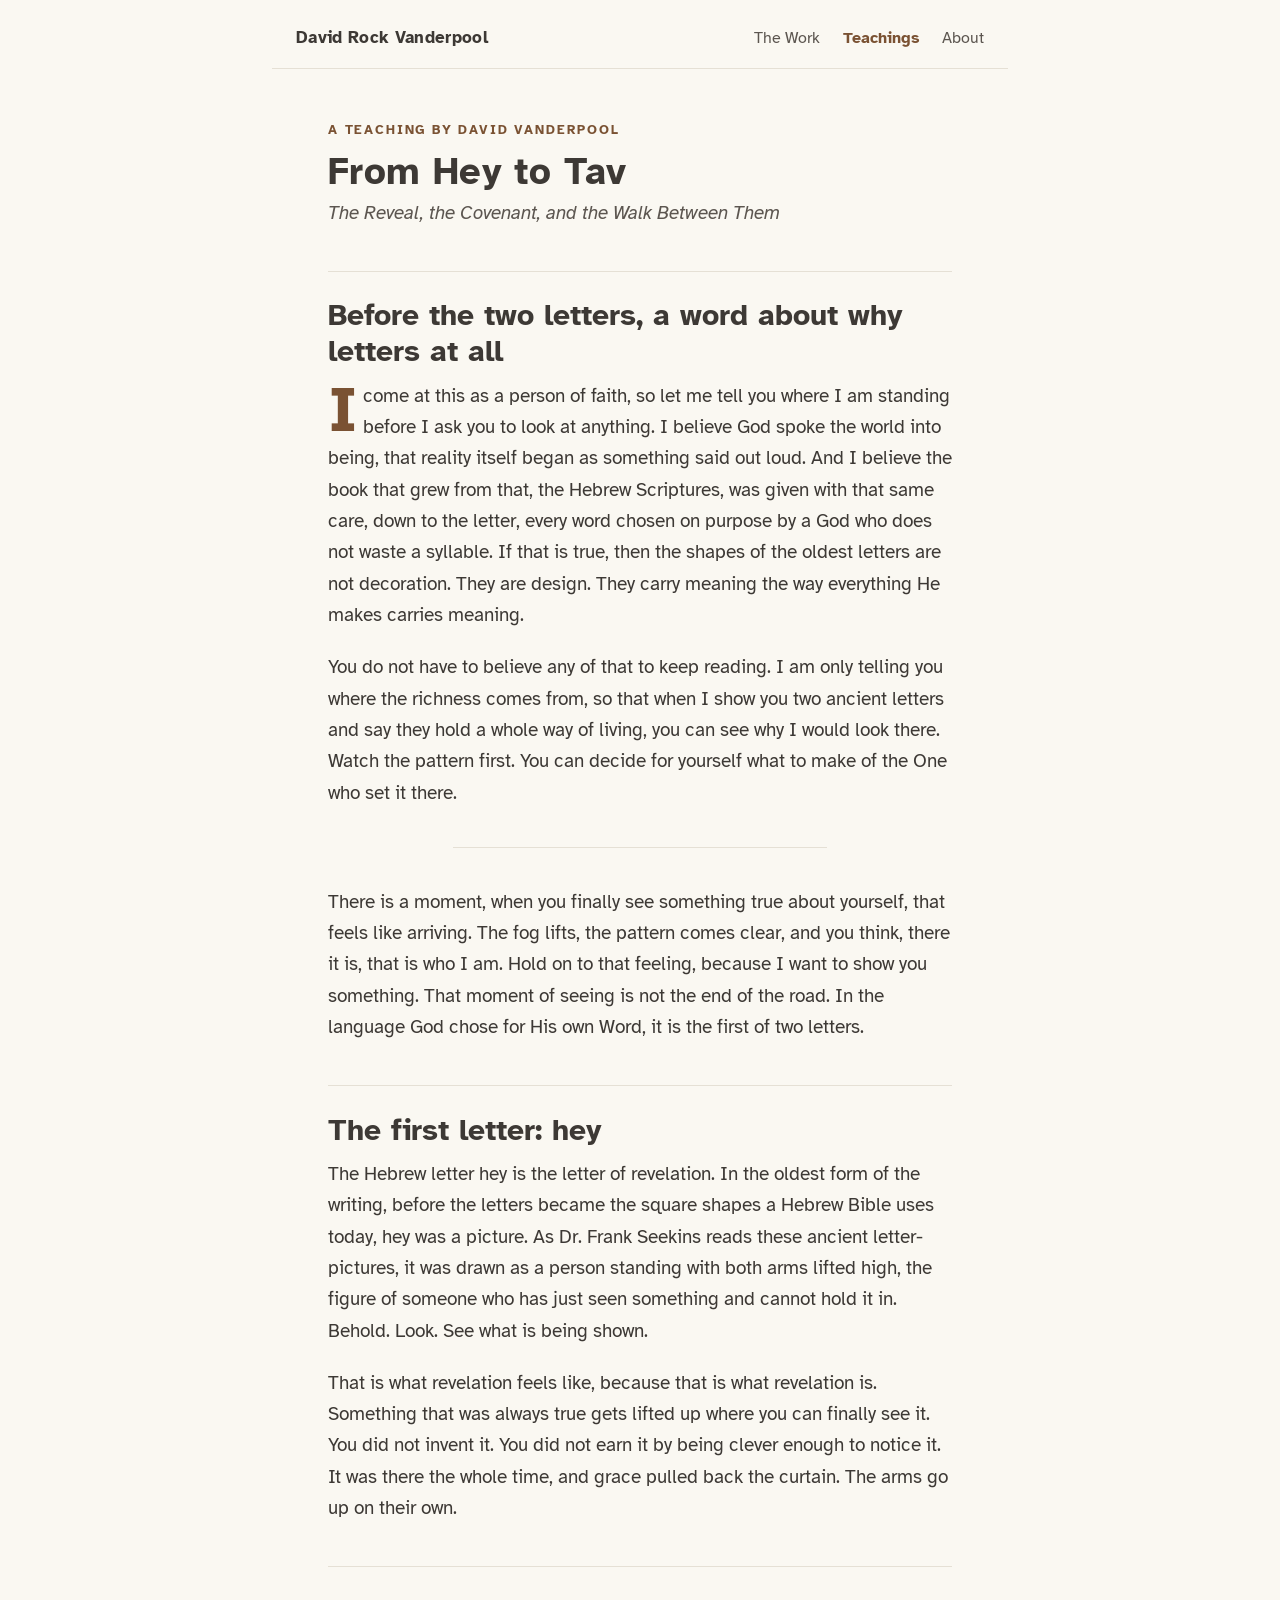
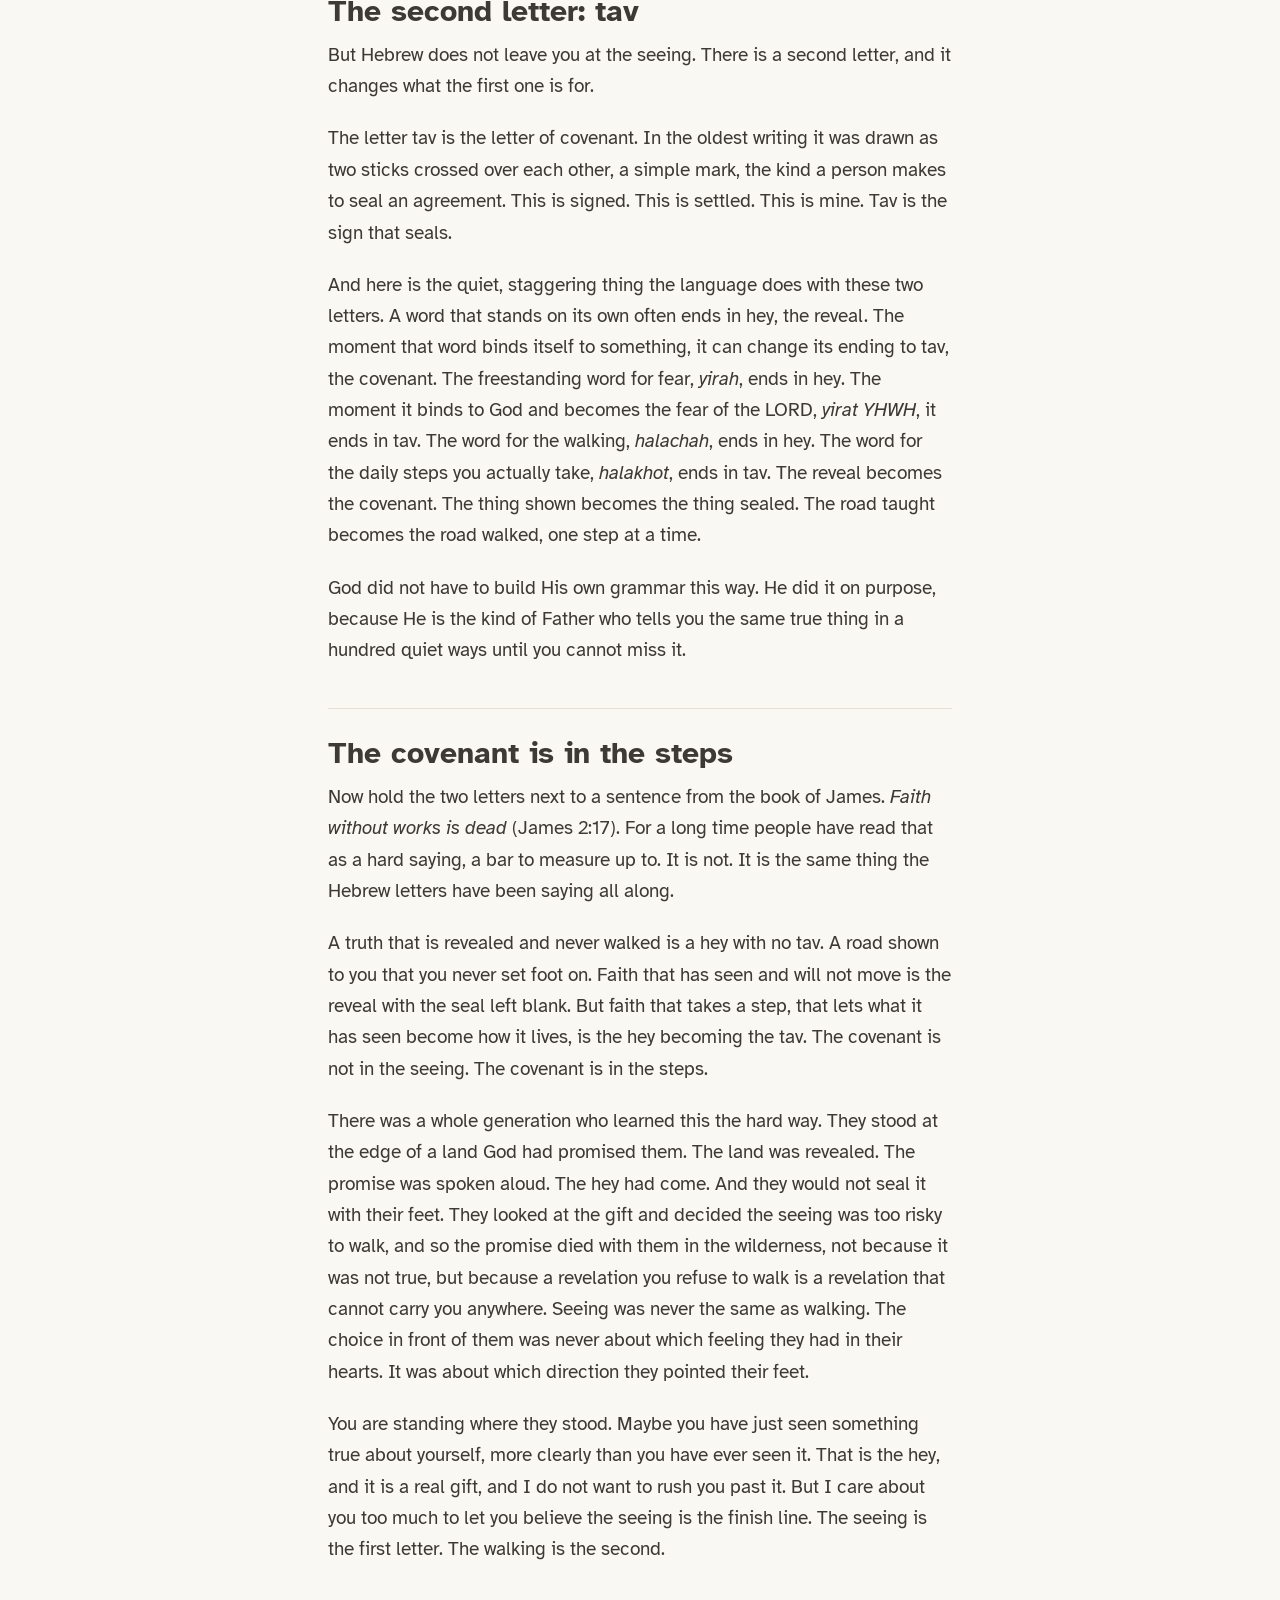
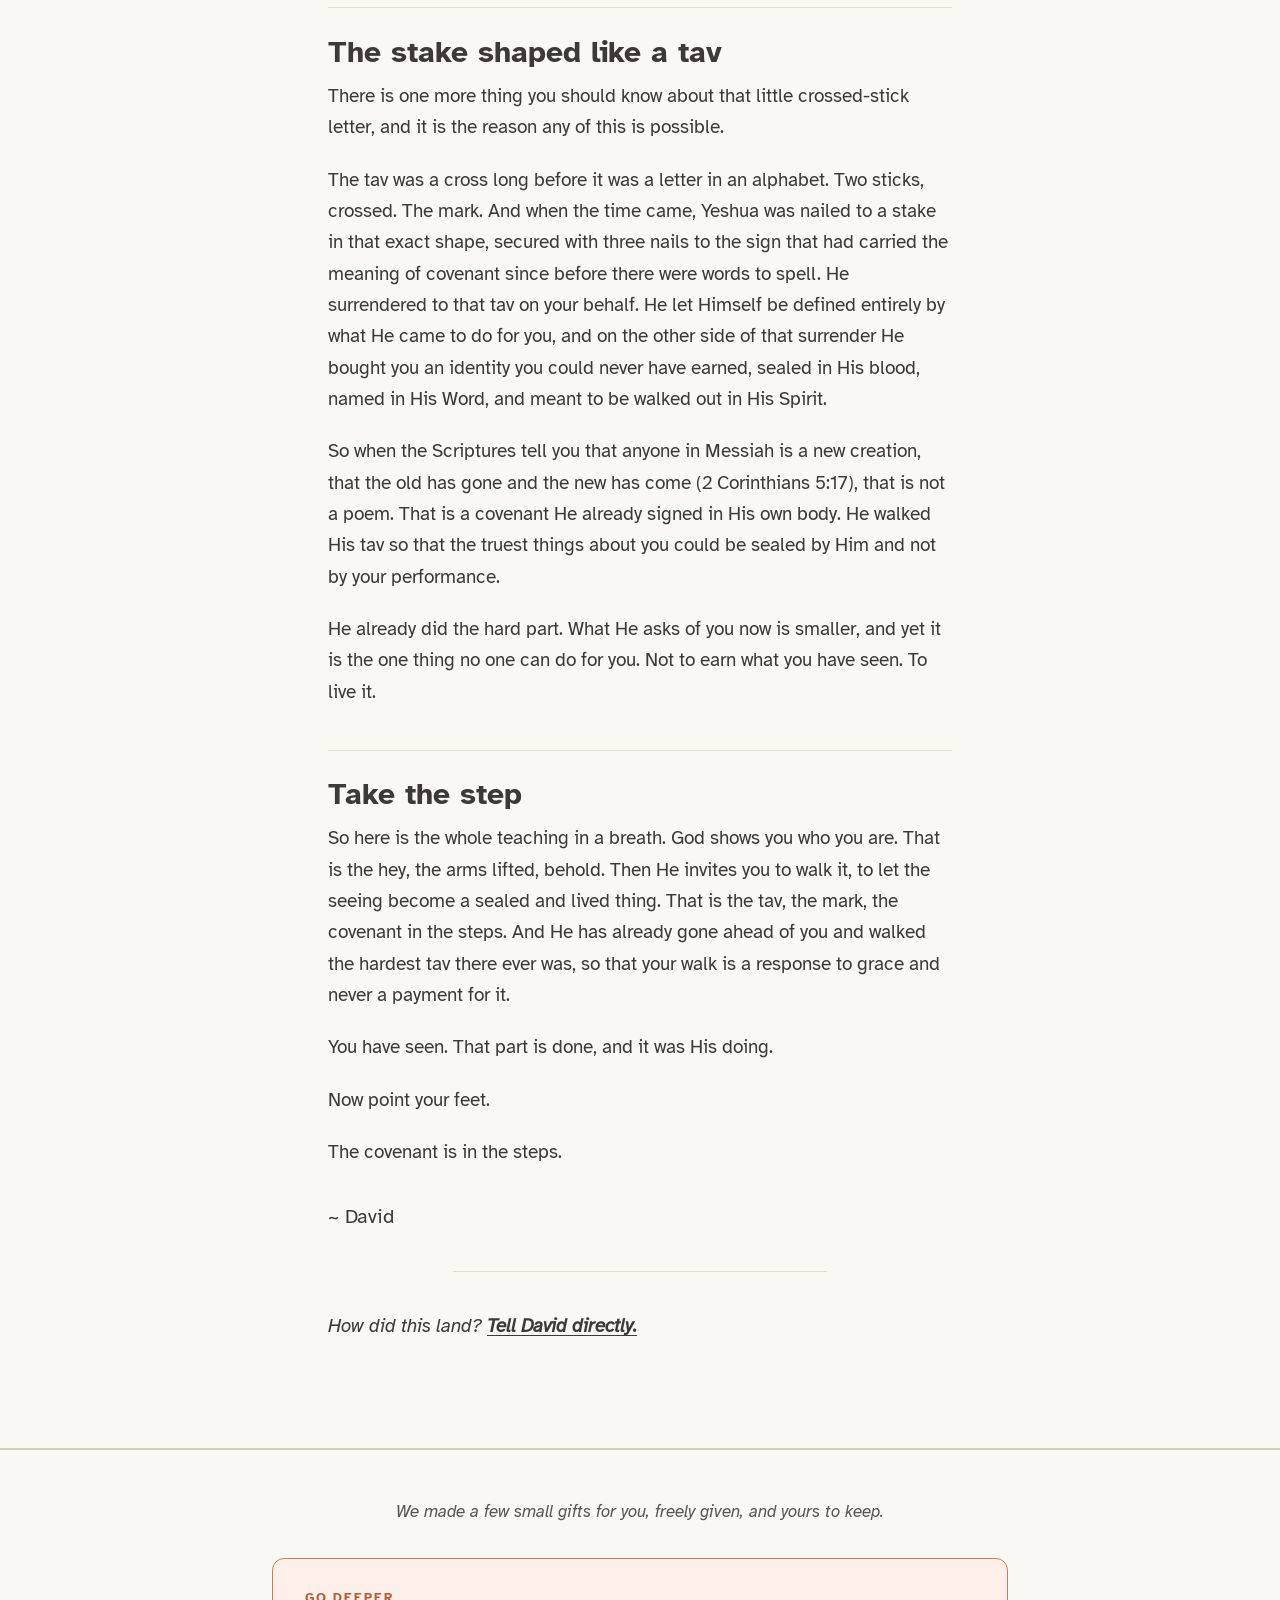
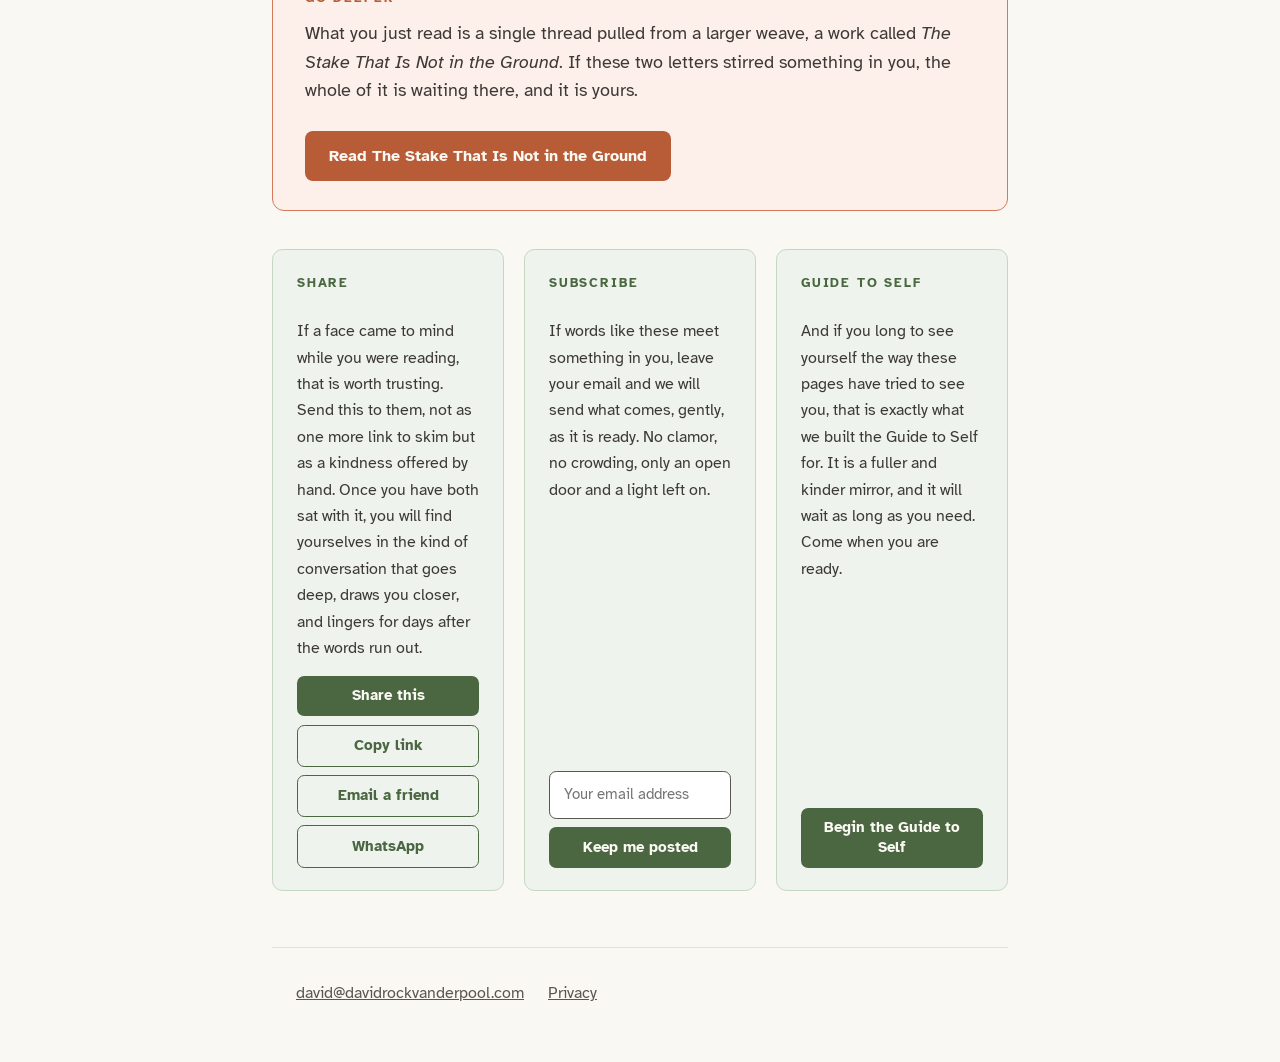
<file: teachings/heytotav/index.html>
<!DOCTYPE html>
<html lang="en">
<head>
<meta charset="UTF-8">
<meta name="viewport" content="width=device-width, initial-scale=1.0">
<title>From Hey to Tav &middot; David Rock Vanderpool</title>
<meta name="description" content="The Reveal, the Covenant, and the Walk Between Them. A teaching by David Vanderpool on two ancient Hebrew letters and the whole way of living they hold between them.">
<link rel="icon" href="data:image/svg+xml,%3Csvg xmlns='http://www.w3.org/2000/svg' viewBox='0 0 64 64'%3E%3Crect width='64' height='64' rx='12' fill='%23FAF8F2'/%3E%3Ctext x='32' y='44' font-family='Georgia,serif' font-size='34' font-weight='bold' fill='%233D3935' text-anchor='middle'%3ED%3C/text%3E%3C/svg%3E">
<link rel="stylesheet" href="/assets/site.css">
</head>
<body>
<nav class="site-nav" aria-label="Site">
<a class="wordmark" href="/">David Rock Vanderpool</a>
<ul>
<li><a href="/the-work/">The Work</a></li>
<li><a href="/teachings/" aria-current="page">Teachings</a></li>
<li><a href="/about/">About</a></li>
</ul>
</nav>
<main class="narrow teaching">
<header>
<span class="eyebrow">A teaching by David Vanderpool</span>
<h1>From Hey to Tav</h1>
<p class="subtitle">The Reveal, the Covenant, and the Walk Between Them</p>
</header>
<article>

<h2 id="before-the-two-letters">Before the two letters, a word about why letters at all</h2>
<p class="dropcap">I come at this as a person of faith, so let me tell you where I am standing before I ask you to look at anything. I believe God spoke the world into being, that reality itself began as something said out loud. And I believe the book that grew from that, the Hebrew Scriptures, was given with that same care, down to the letter, every word chosen on purpose by a God who does not waste a syllable. If that is true, then the shapes of the oldest letters are not decoration. They are design. They carry meaning the way everything He makes carries meaning.</p>
<p>You do not have to believe any of that to keep reading. I am only telling you where the richness comes from, so that when I show you two ancient letters and say they hold a whole way of living, you can see why I would look there. Watch the pattern first. You can decide for yourself what to make of the One who set it there.</p>
<hr />
<p>There is a moment, when you finally see something true about yourself, that feels like arriving. The fog lifts, the pattern comes clear, and you think, there it is, that is who I am. Hold on to that feeling, because I want to show you something. That moment of seeing is not the end of the road. In the language God chose for His own Word, it is the first of two letters.</p>

<h2 id="the-first-letter-hey">The first letter: hey</h2>
<p>The Hebrew letter hey is the letter of revelation. In the oldest form of the writing, before the letters became the square shapes a Hebrew Bible uses today, hey was a picture. As Dr. Frank Seekins reads these ancient letter-pictures, it was drawn as a person standing with both arms lifted high, the figure of someone who has just seen something and cannot hold it in. Behold. Look. See what is being shown.</p>
<p>That is what revelation feels like, because that is what revelation is. Something that was always true gets lifted up where you can finally see it. You did not invent it. You did not earn it by being clever enough to notice it. It was there the whole time, and grace pulled back the curtain. The arms go up on their own.</p>

<h2 id="the-second-letter-tav">The second letter: tav</h2>
<p>But Hebrew does not leave you at the seeing. There is a second letter, and it changes what the first one is for.</p>
<p>The letter tav is the letter of covenant. In the oldest writing it was drawn as two sticks crossed over each other, a simple mark, the kind a person makes to seal an agreement. This is signed. This is settled. This is mine. Tav is the sign that seals.</p>
<p>And here is the quiet, staggering thing the language does with these two letters. A word that stands on its own often ends in hey, the reveal. The moment that word binds itself to something, it can change its ending to tav, the covenant. The freestanding word for fear, <em>yirah</em>, ends in hey. The moment it binds to God and becomes the fear of the LORD, <em>yirat YHWH</em>, it ends in tav. The word for the walking, <em>halachah</em>, ends in hey. The word for the daily steps you actually take, <em>halakhot</em>, ends in tav. The reveal becomes the covenant. The thing shown becomes the thing sealed. The road taught becomes the road walked, one step at a time.</p>
<p>God did not have to build His own grammar this way. He did it on purpose, because He is the kind of Father who tells you the same true thing in a hundred quiet ways until you cannot miss it.</p>

<h2 id="the-covenant-is-in-the-steps">The covenant is in the steps</h2>
<p>Now hold the two letters next to a sentence from the book of James. <em>Faith without works is dead</em> (James 2:17). For a long time people have read that as a hard saying, a bar to measure up to. It is not. It is the same thing the Hebrew letters have been saying all along.</p>
<p>A truth that is revealed and never walked is a hey with no tav. A road shown to you that you never set foot on. Faith that has seen and will not move is the reveal with the seal left blank. But faith that takes a step, that lets what it has seen become how it lives, is the hey becoming the tav. The covenant is not in the seeing. The covenant is in the steps.</p>
<p>There was a whole generation who learned this the hard way. They stood at the edge of a land God had promised them. The land was revealed. The promise was spoken aloud. The hey had come. And they would not seal it with their feet. They looked at the gift and decided the seeing was too risky to walk, and so the promise died with them in the wilderness, not because it was not true, but because a revelation you refuse to walk is a revelation that cannot carry you anywhere. Seeing was never the same as walking. The choice in front of them was never about which feeling they had in their hearts. It was about which direction they pointed their feet.</p>
<p>You are standing where they stood. Maybe you have just seen something true about yourself, more clearly than you have ever seen it. That is the hey, and it is a real gift, and I do not want to rush you past it. But I care about you too much to let you believe the seeing is the finish line. The seeing is the first letter. The walking is the second.</p>

<h2 id="the-stake-shaped-like-a-tav">The stake shaped like a tav</h2>
<p>There is one more thing you should know about that little crossed-stick letter, and it is the reason any of this is possible.</p>
<p>The tav was a cross long before it was a letter in an alphabet. Two sticks, crossed. The mark. And when the time came, Yeshua was nailed to a stake in that exact shape, secured with three nails to the sign that had carried the meaning of covenant since before there were words to spell. He surrendered to that tav on your behalf. He let Himself be defined entirely by what He came to do for you, and on the other side of that surrender He bought you an identity you could never have earned, sealed in His blood, named in His Word, and meant to be walked out in His Spirit.</p>
<p>So when the Scriptures tell you that anyone in Messiah is a new creation, that the old has gone and the new has come (2 Corinthians 5:17), that is not a poem. That is a covenant He already signed in His own body. He walked His tav so that the truest things about you could be sealed by Him and not by your performance.</p>
<p>He already did the hard part. What He asks of you now is smaller, and yet it is the one thing no one can do for you. Not to earn what you have seen. To live it.</p>

<h2 id="take-the-step">Take the step</h2>
<p>So here is the whole teaching in a breath. God shows you who you are. That is the hey, the arms lifted, behold. Then He invites you to walk it, to let the seeing become a sealed and lived thing. That is the tav, the mark, the covenant in the steps. And He has already gone ahead of you and walked the hardest tav there ever was, so that your walk is a response to grace and never a payment for it.</p>
<p>You have seen. That part is done, and it was His doing.</p>
<p>Now point your feet.</p>
<p>The covenant is in the steps.</p>
<p class="signoff">~ David</p>
<hr />
<p><em>How did this land? <a class="textlink" href="mailto:david@davidrockvanderpool.com">Tell David directly.</a></em></p>

</article>
</main>

<!-- ============================================================
     TEACHING FOOTER COMPONENT
     Reusable for all teaching pages. Attach by including this block.
     ============================================================ -->
<aside class="teaching-footer" aria-label="Continue the journey">
<div class="tf-inner">
<p class="tf-opener">We made a few small gifts for you, freely given, and yours to keep.</p>

<!-- PRIMARY PANEL -->
<div class="tf-primary">
<div class="tf-primary-text">
<span class="eyebrow">Go deeper</span>
<p>What you just read is a single thread pulled from a larger weave, a work called <em>The Stake That Is Not in the Ground</em>. If these two letters stirred something in you, the whole of it is waiting there, and it is yours.</p>
</div>
<a class="cta tf-primary-cta" href="/teachings/the-stake-that-is-not-in-the-ground/">Read The Stake That Is Not in the Ground</a>
</div>

<!-- SECONDARY ROW -->
<div class="tf-secondary-row">

<!-- Share block -->
<div class="tf-block tf-share-block">
<span class="eyebrow">Share</span>
<p>If a face came to mind while you were reading, that is worth trusting. Send this to them, not as one more link to skim but as a kindness offered by hand. Once you have both sat with it, you will find yourselves in the kind of conversation that goes deep, draws you closer, and lingers for days after the words run out.</p>
<div class="tf-share-controls" id="tf-share">
<!-- Mobile: native share (shown only when Web Share API is available) -->
<button class="tf-btn tf-btn-share" id="tf-native-share" aria-label="Share this page" hidden>Share this</button>
<!-- Desktop: copy + mailto + WhatsApp -->
<div class="tf-share-desktop" id="tf-desktop-share">
<button class="tf-btn tf-btn-outline" id="tf-copy-link">Copy link</button>
<a class="tf-btn tf-btn-outline" id="tf-mailto-share" href="#">Email a friend</a>
<a class="tf-btn tf-btn-outline" id="tf-whatsapp-share" href="#" target="_blank" rel="noopener noreferrer">WhatsApp</a>
</div>
<p class="tf-copy-confirm" id="tf-copy-confirm" aria-live="polite" hidden>Link copied.</p>
</div>
</div>

<!-- Subscribe block -->
<div class="tf-block tf-subscribe-block">
<span class="eyebrow">Subscribe</span>
<p>If words like these meet something in you, leave your email and we will send what comes, gently, as it is ready. No clamor, no crowding, only an open door and a light left on.</p>
<form class="tf-form" action="https://buttondown.com/api/emails/embed-subscribe/davidrockvanderpool" method="post">
<label class="visually-hidden" for="tf-bd-email">Your email address</label>
<input type="email" name="email" id="tf-bd-email" autocomplete="email" placeholder="Your email address" required>
<input type="hidden" name="embed" value="1">
<button type="submit" class="tf-btn tf-btn-solid">Keep me posted</button>
</form>
</div>

<!-- Guide to Self block -->
<div class="tf-block tf-guide-block">
<span class="eyebrow">Guide to Self</span>
<p>And if you long to see yourself the way these pages have tried to see you, that is exactly what we built the Guide to Self for. It is a fuller and kinder mirror, and it will wait as long as you need. Come when you are ready.</p>
<a class="tf-btn tf-btn-solid" href="/the-work/">Begin the Guide to Self</a>
</div>

</div><!-- /.tf-secondary-row -->
</div><!-- /.tf-inner -->
</aside>
<!-- ============================================================
     END TEACHING FOOTER COMPONENT
     ============================================================ -->

<footer>
<a href="mailto:david@davidrockvanderpool.com">david@davidrockvanderpool.com</a>
<a href="/privacy/">Privacy</a>
</footer>

<script>
(function () {
  var pageUrl = window.location.href;
  var shareMessage = 'Read this and thought of you.\n\n' + pageUrl;

  // Native share (mobile)
  var nativeBtn = document.getElementById('tf-native-share');
  var desktopShare = document.getElementById('tf-desktop-share');

  if (navigator.share) {
    nativeBtn.hidden = false;
    desktopShare.hidden = true;
    nativeBtn.addEventListener('click', function () {
      navigator.share({
        title: 'From Hey to Tav',
        text: 'Read this and thought of you.',
        url: pageUrl
      }).catch(function () {});
    });
  }

  // Copy link
  var copyBtn = document.getElementById('tf-copy-link');
  var copyConfirm = document.getElementById('tf-copy-confirm');
  if (copyBtn) {
    copyBtn.addEventListener('click', function () {
      navigator.clipboard.writeText(pageUrl).then(function () {
        copyConfirm.hidden = false;
        setTimeout(function () { copyConfirm.hidden = true; }, 2500);
      }).catch(function () {
        // Fallback for older browsers
        var ta = document.createElement('textarea');
        ta.value = pageUrl;
        ta.style.position = 'fixed';
        ta.style.opacity = '0';
        document.body.appendChild(ta);
        ta.focus();
        ta.select();
        try { document.execCommand('copy'); } catch (e) {}
        document.body.removeChild(ta);
        copyConfirm.hidden = false;
        setTimeout(function () { copyConfirm.hidden = true; }, 2500);
      });
    });
  }

  // Mailto share
  var mailtoLink = document.getElementById('tf-mailto-share');
  if (mailtoLink) {
    mailtoLink.href = 'mailto:?subject=From%20Hey%20to%20Tav&body=' + encodeURIComponent(shareMessage);
  }

  // WhatsApp share
  var waLink = document.getElementById('tf-whatsapp-share');
  if (waLink) {
    waLink.href = 'https://wa.me/?text=' + encodeURIComponent(shareMessage);
  }
})();
</script>
</body>
</html>
</file>
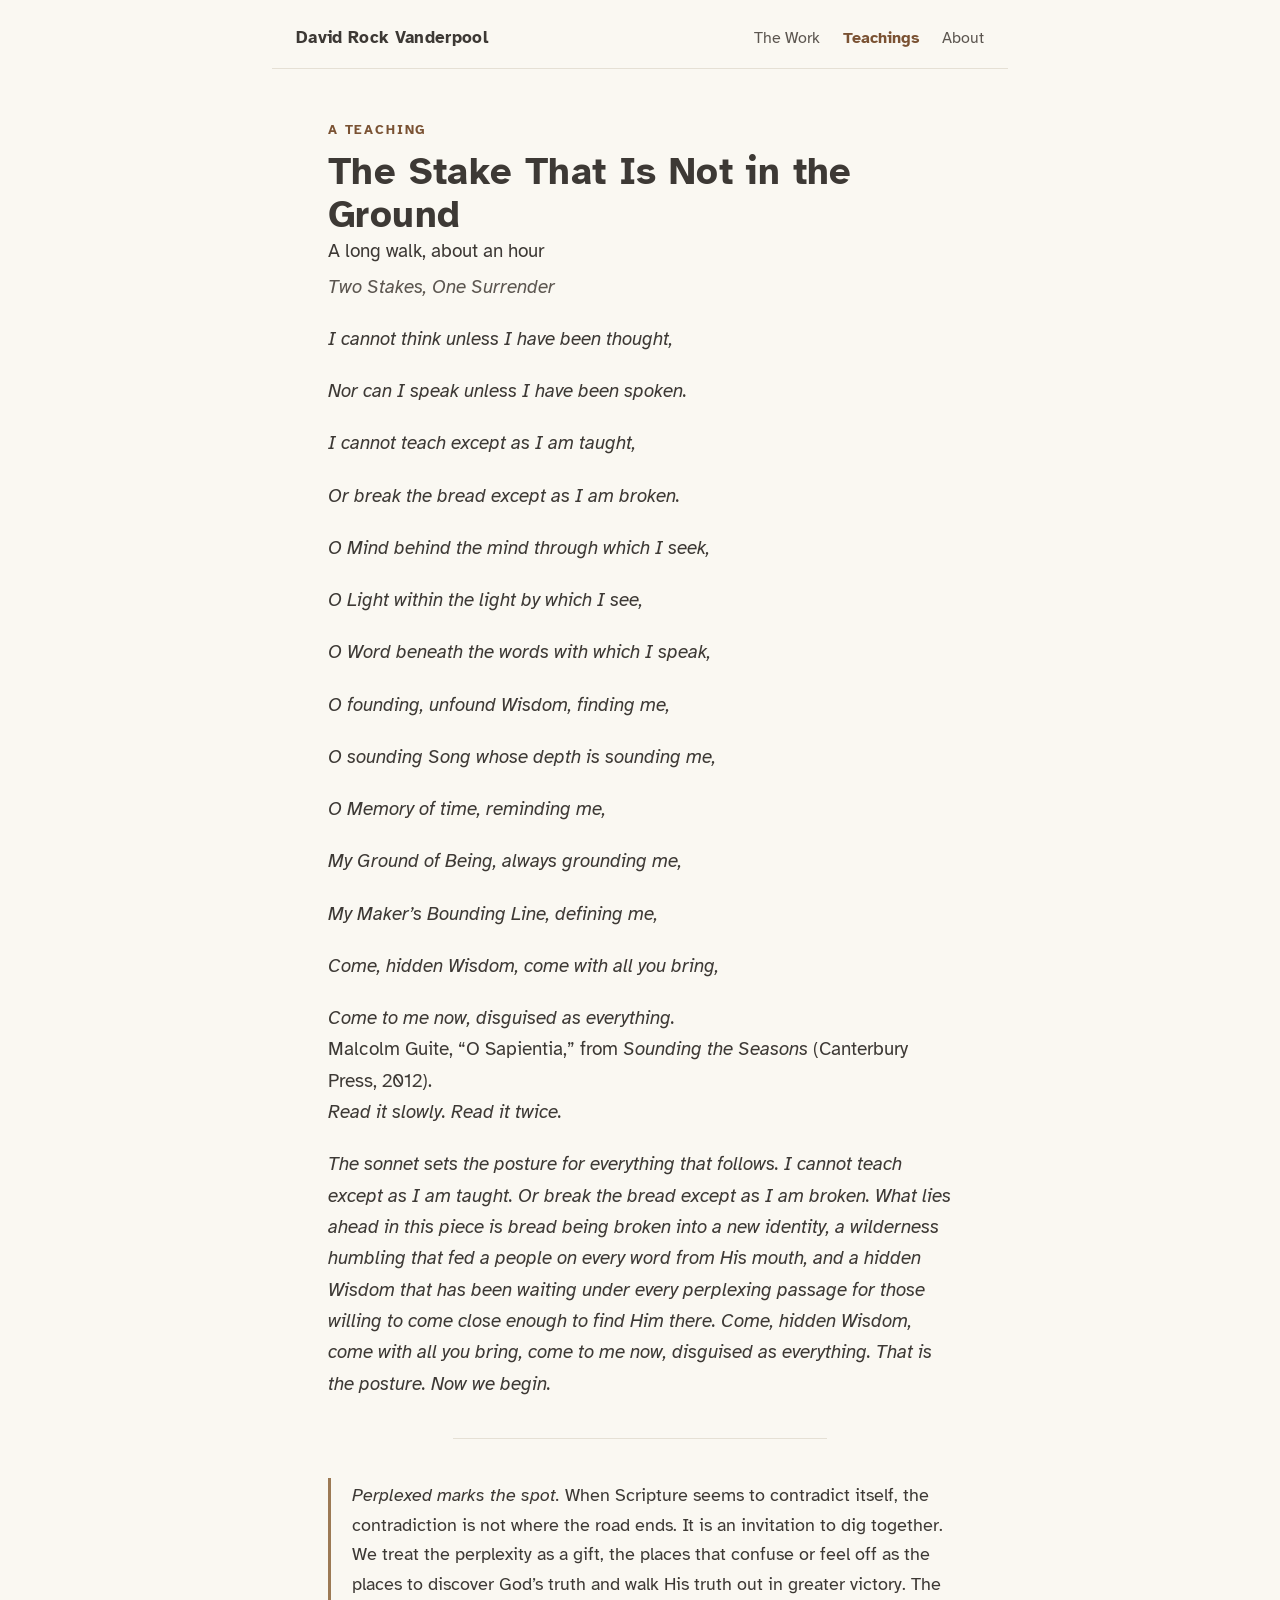
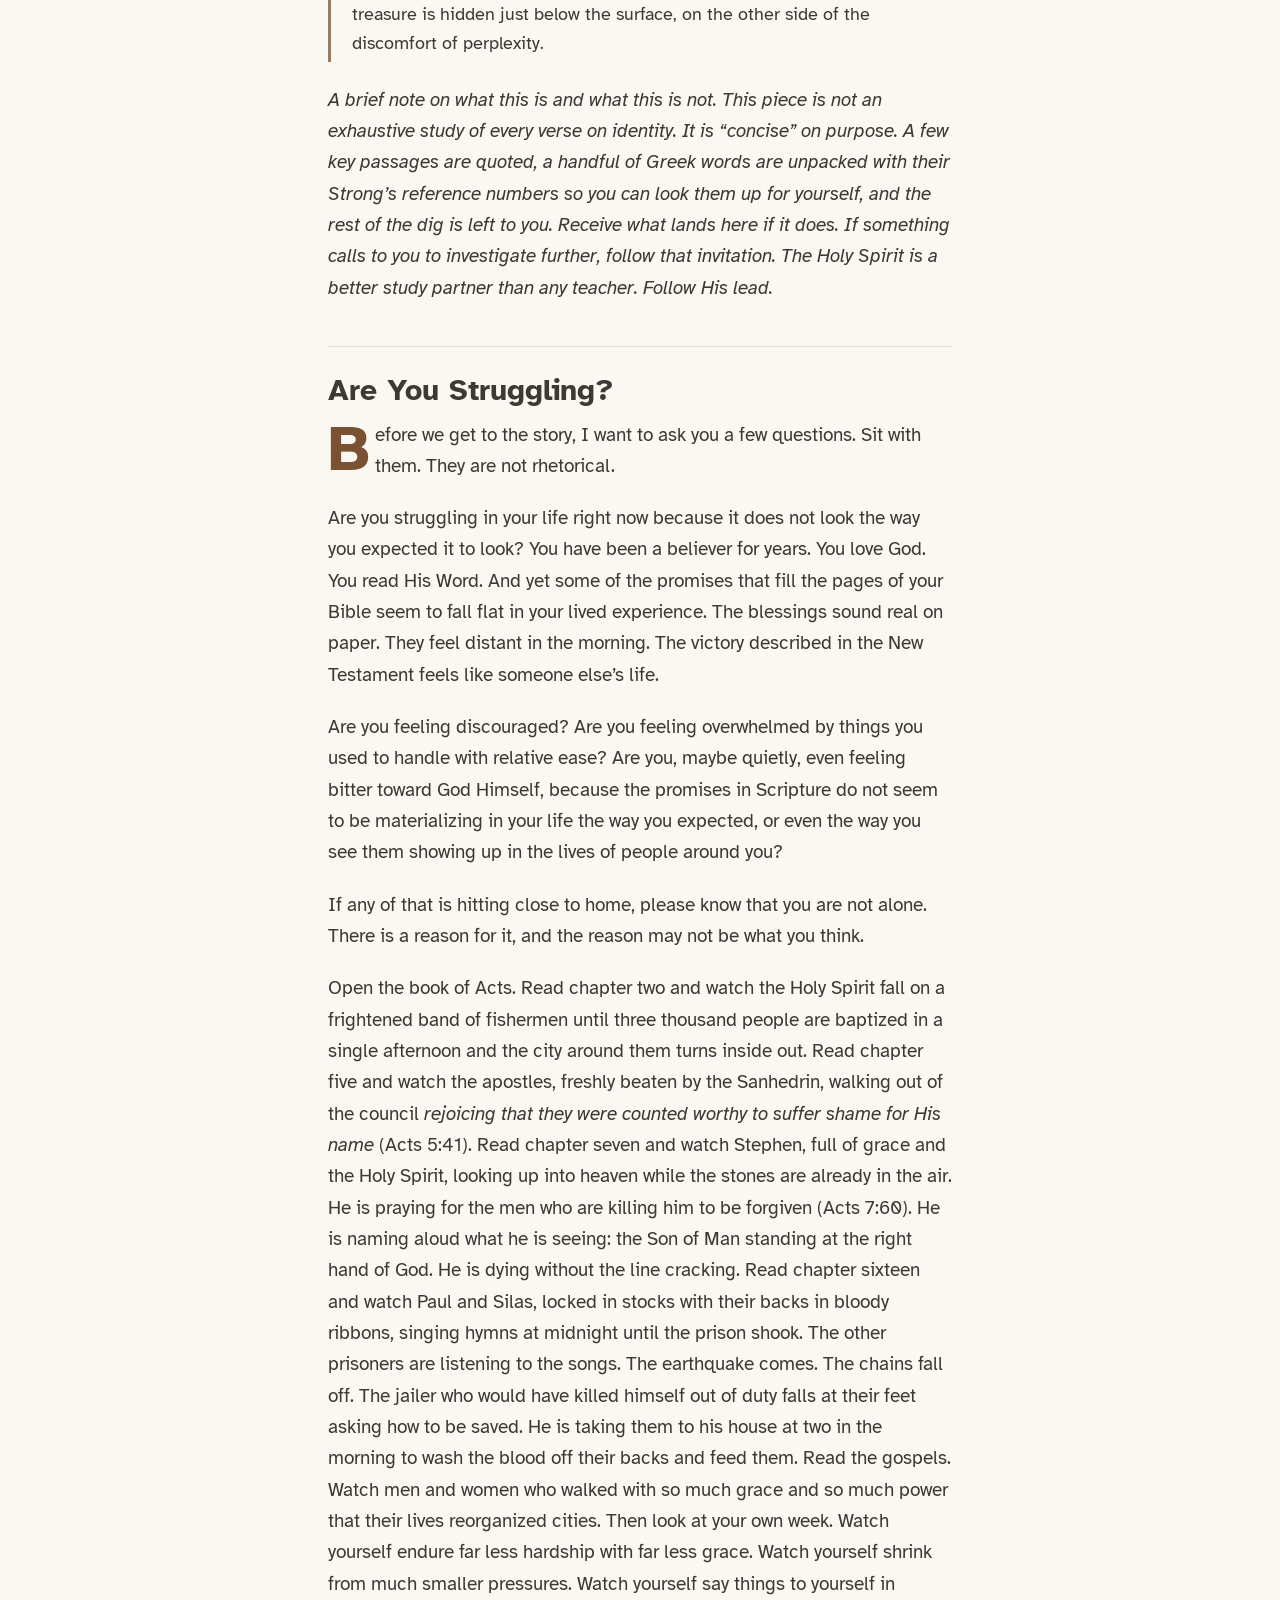
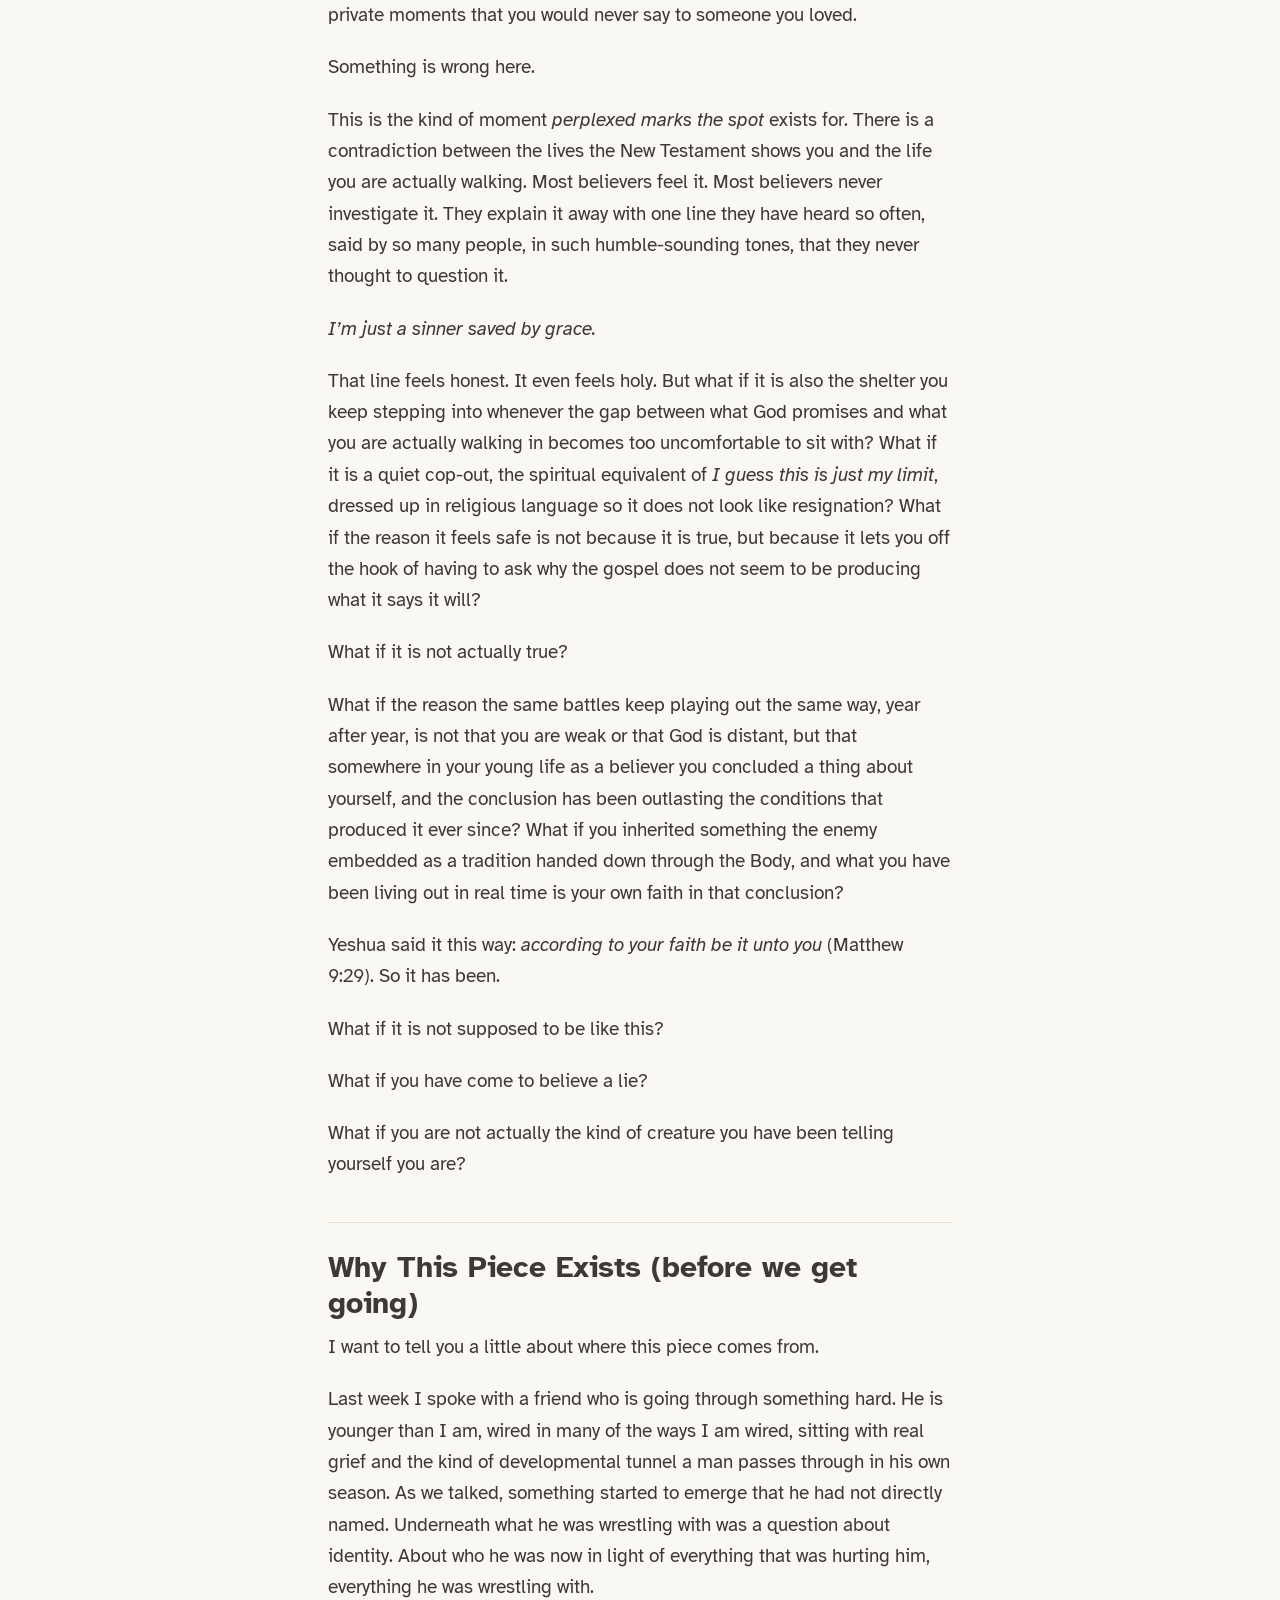
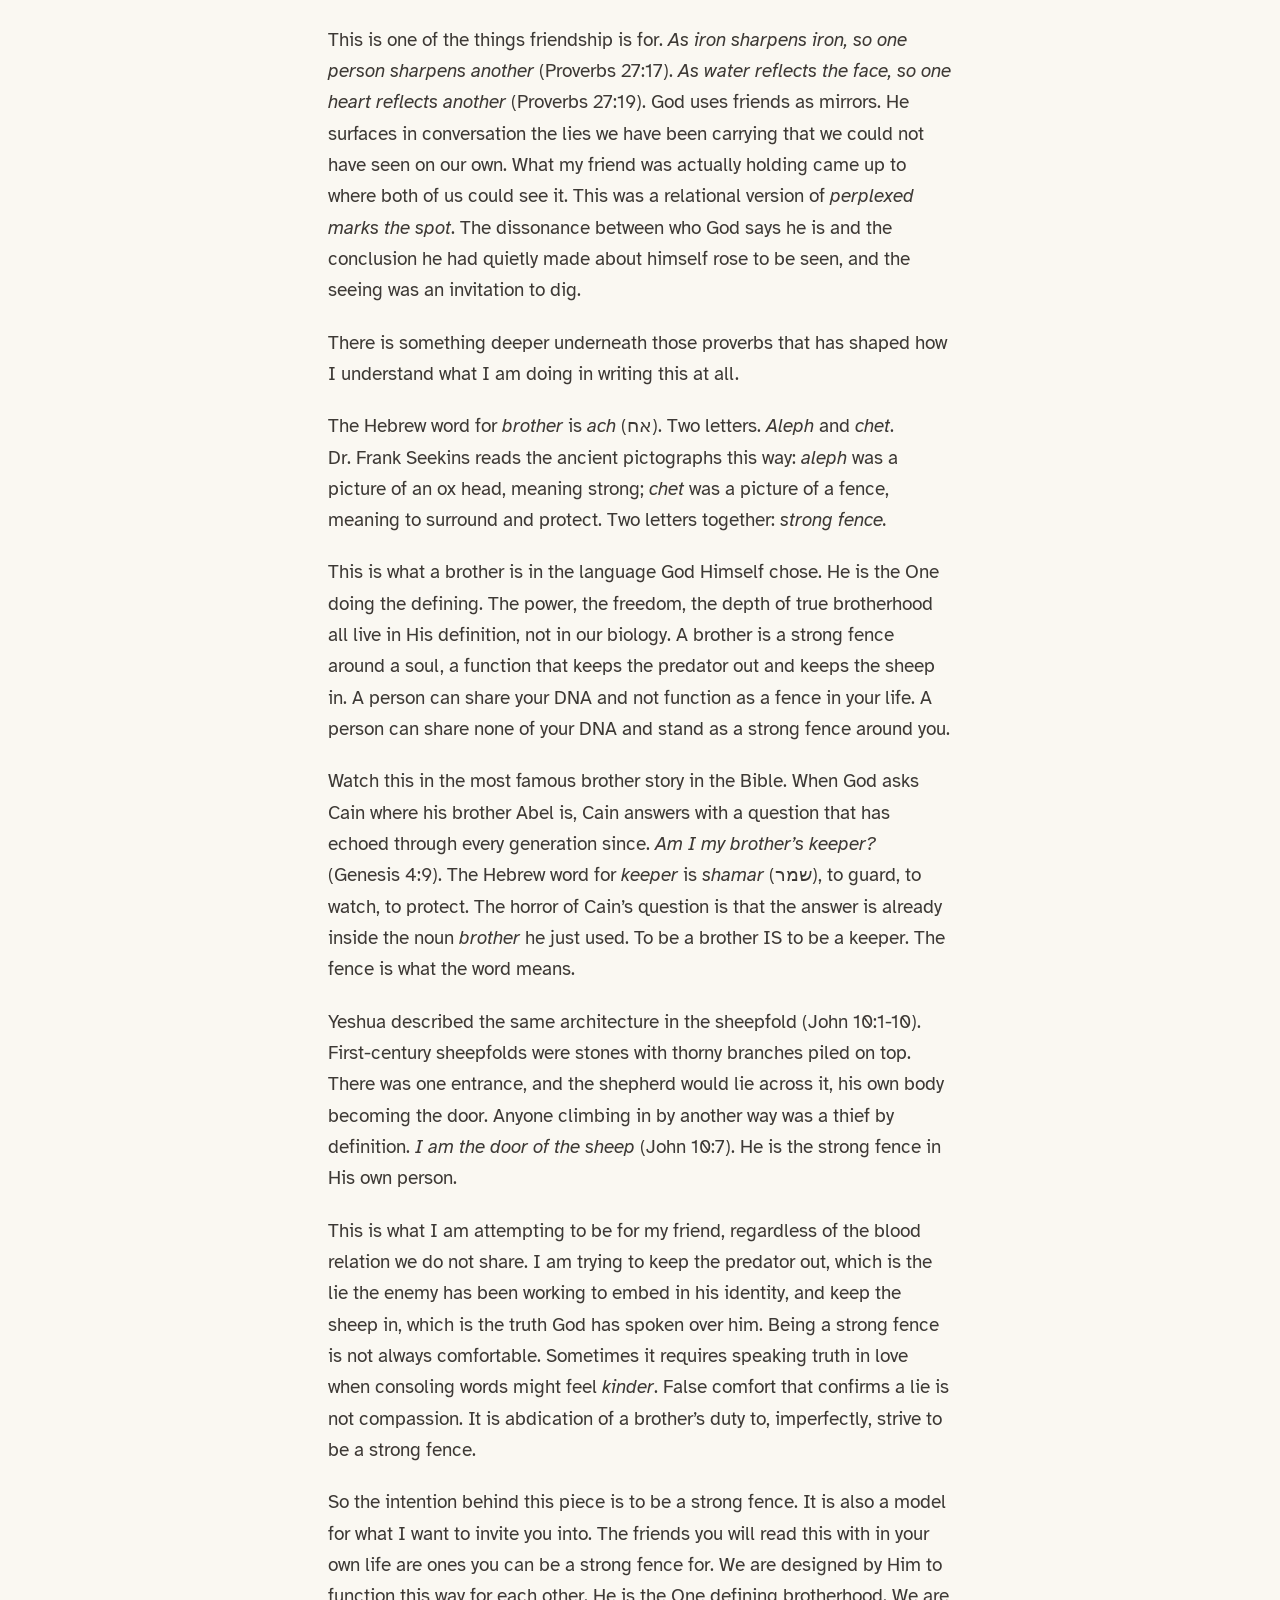
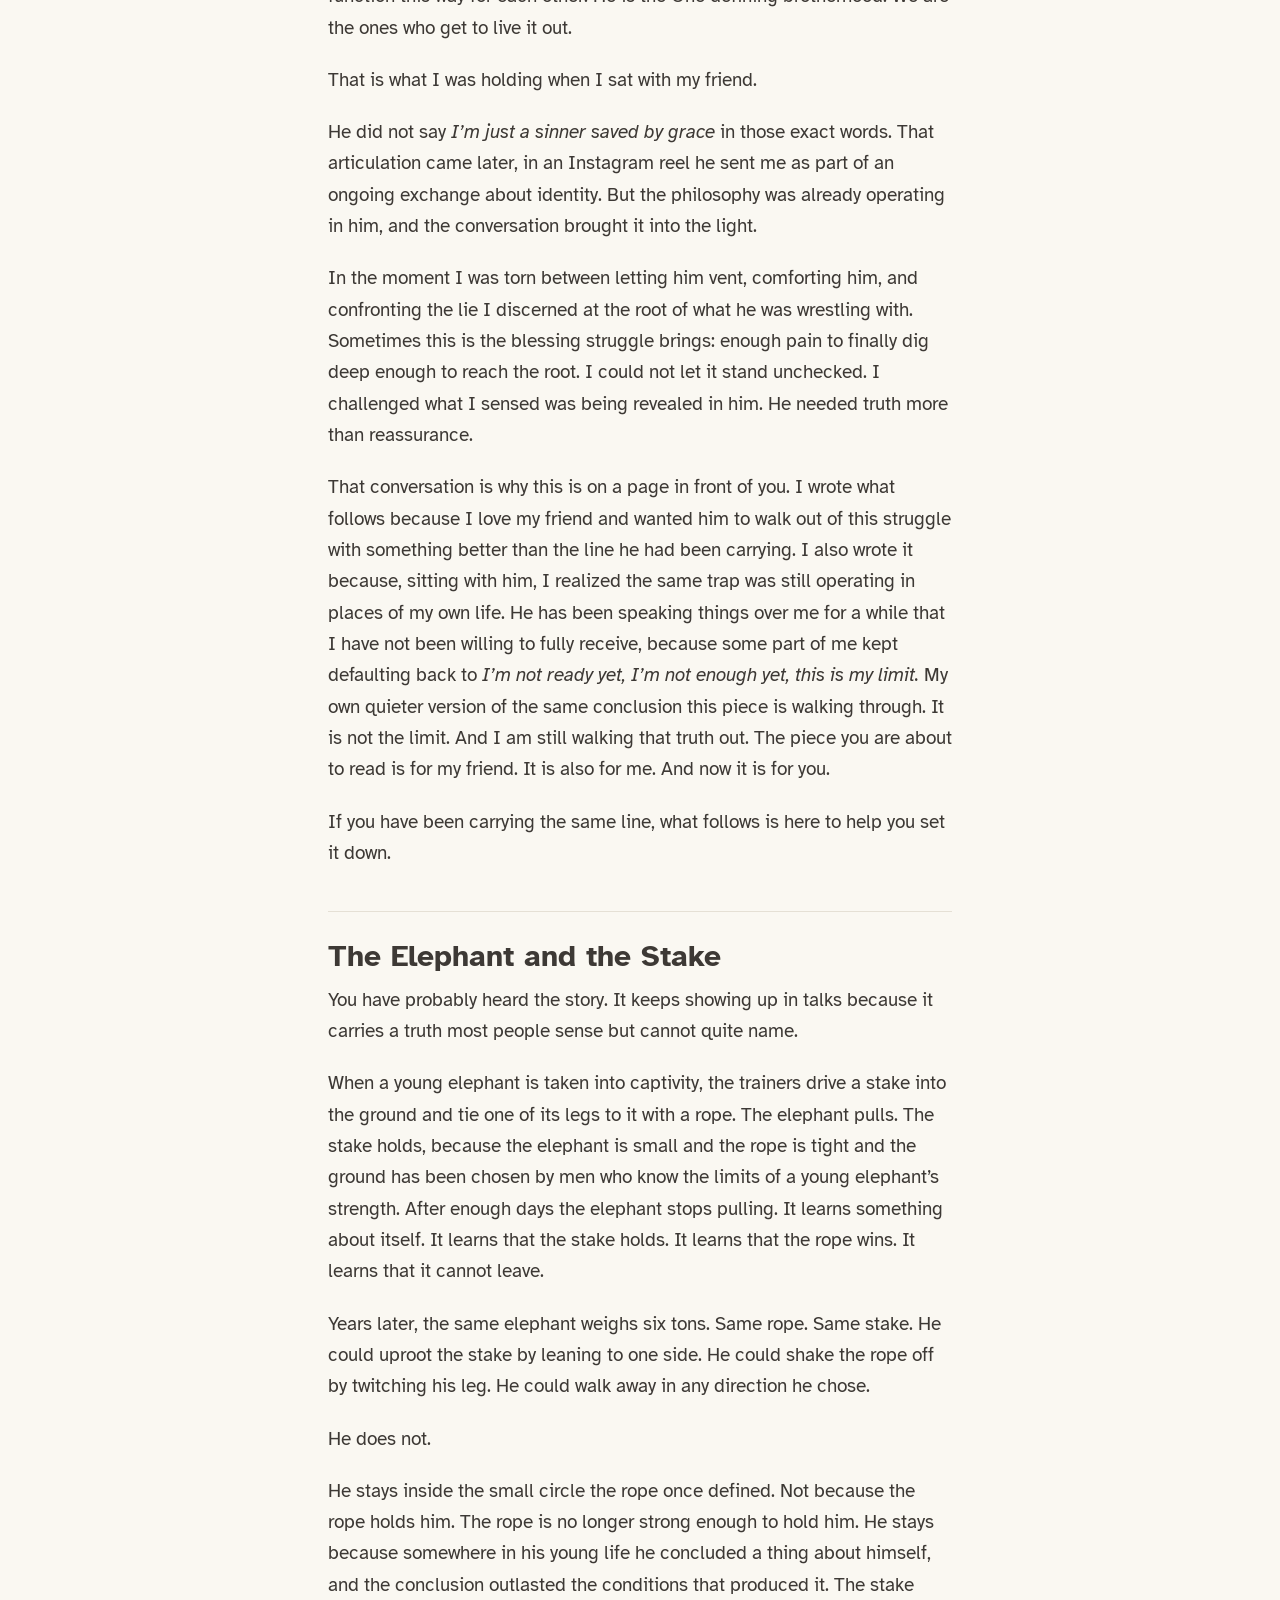
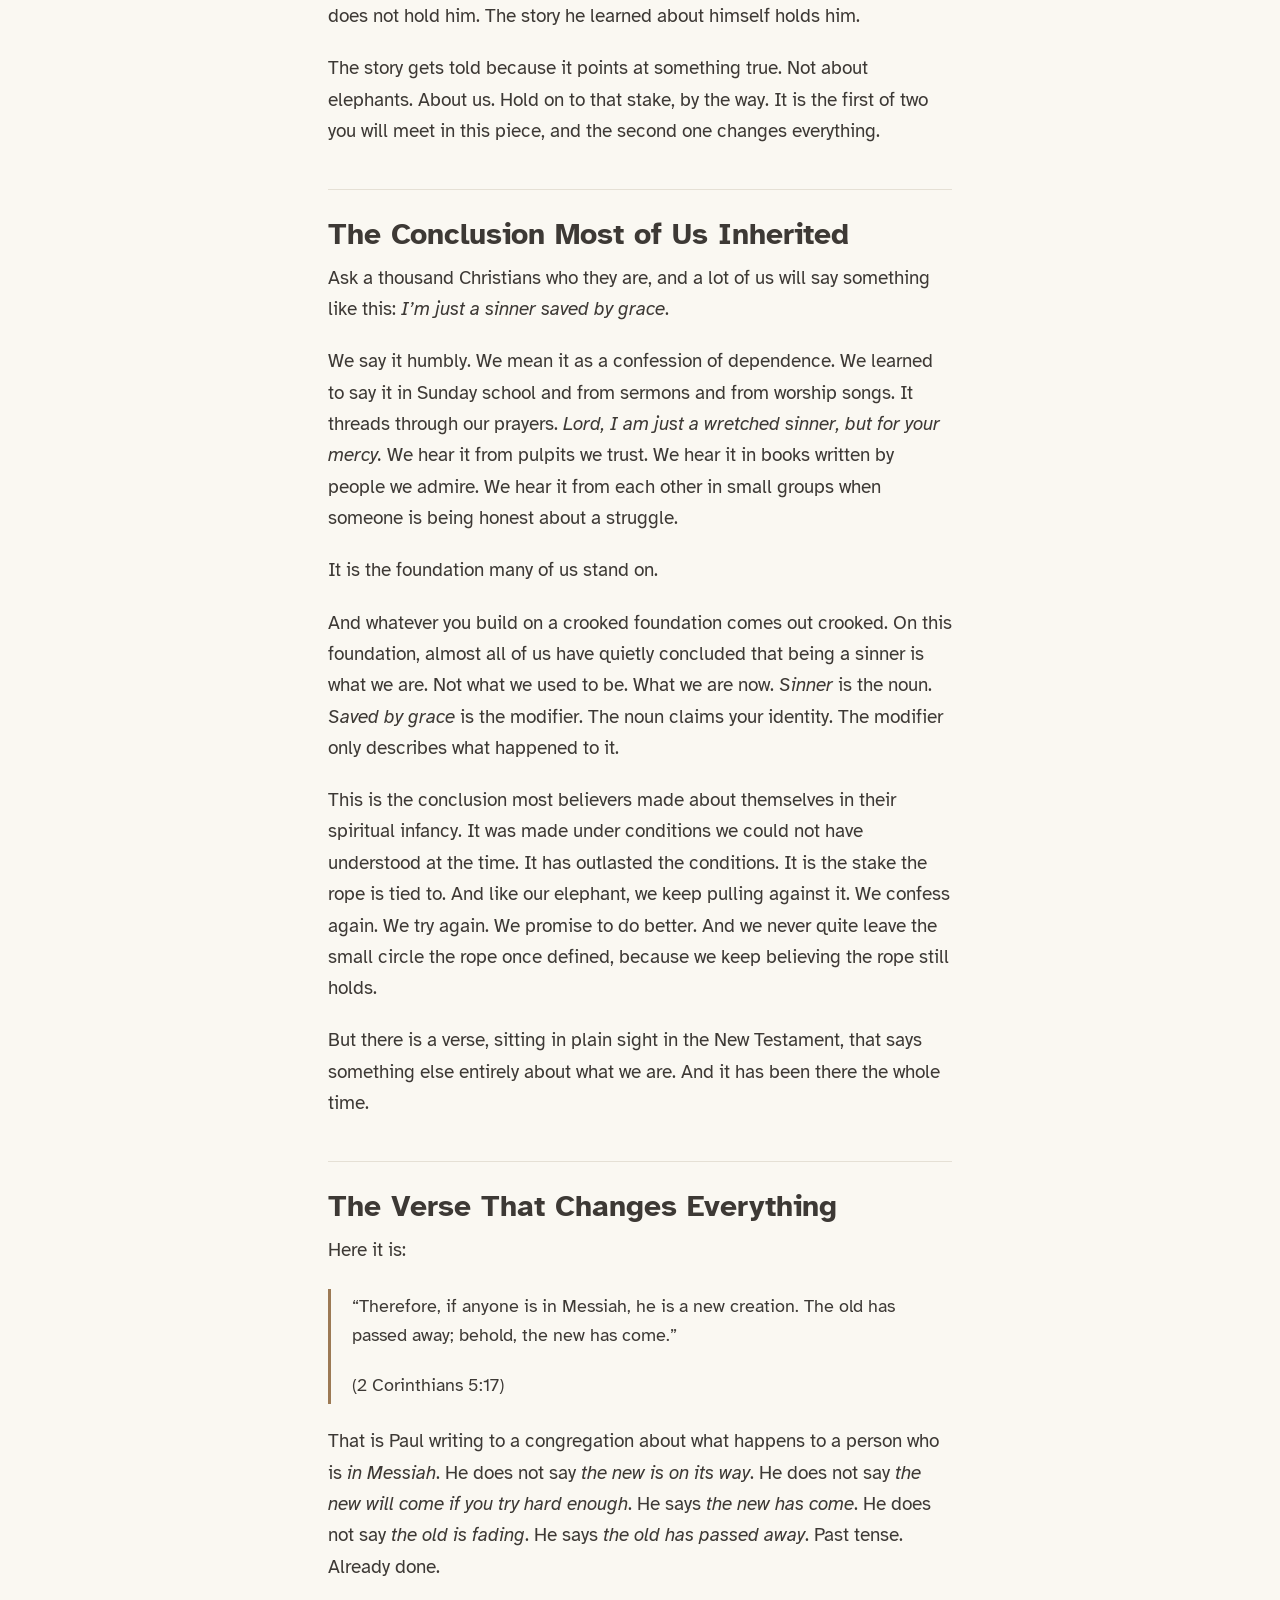
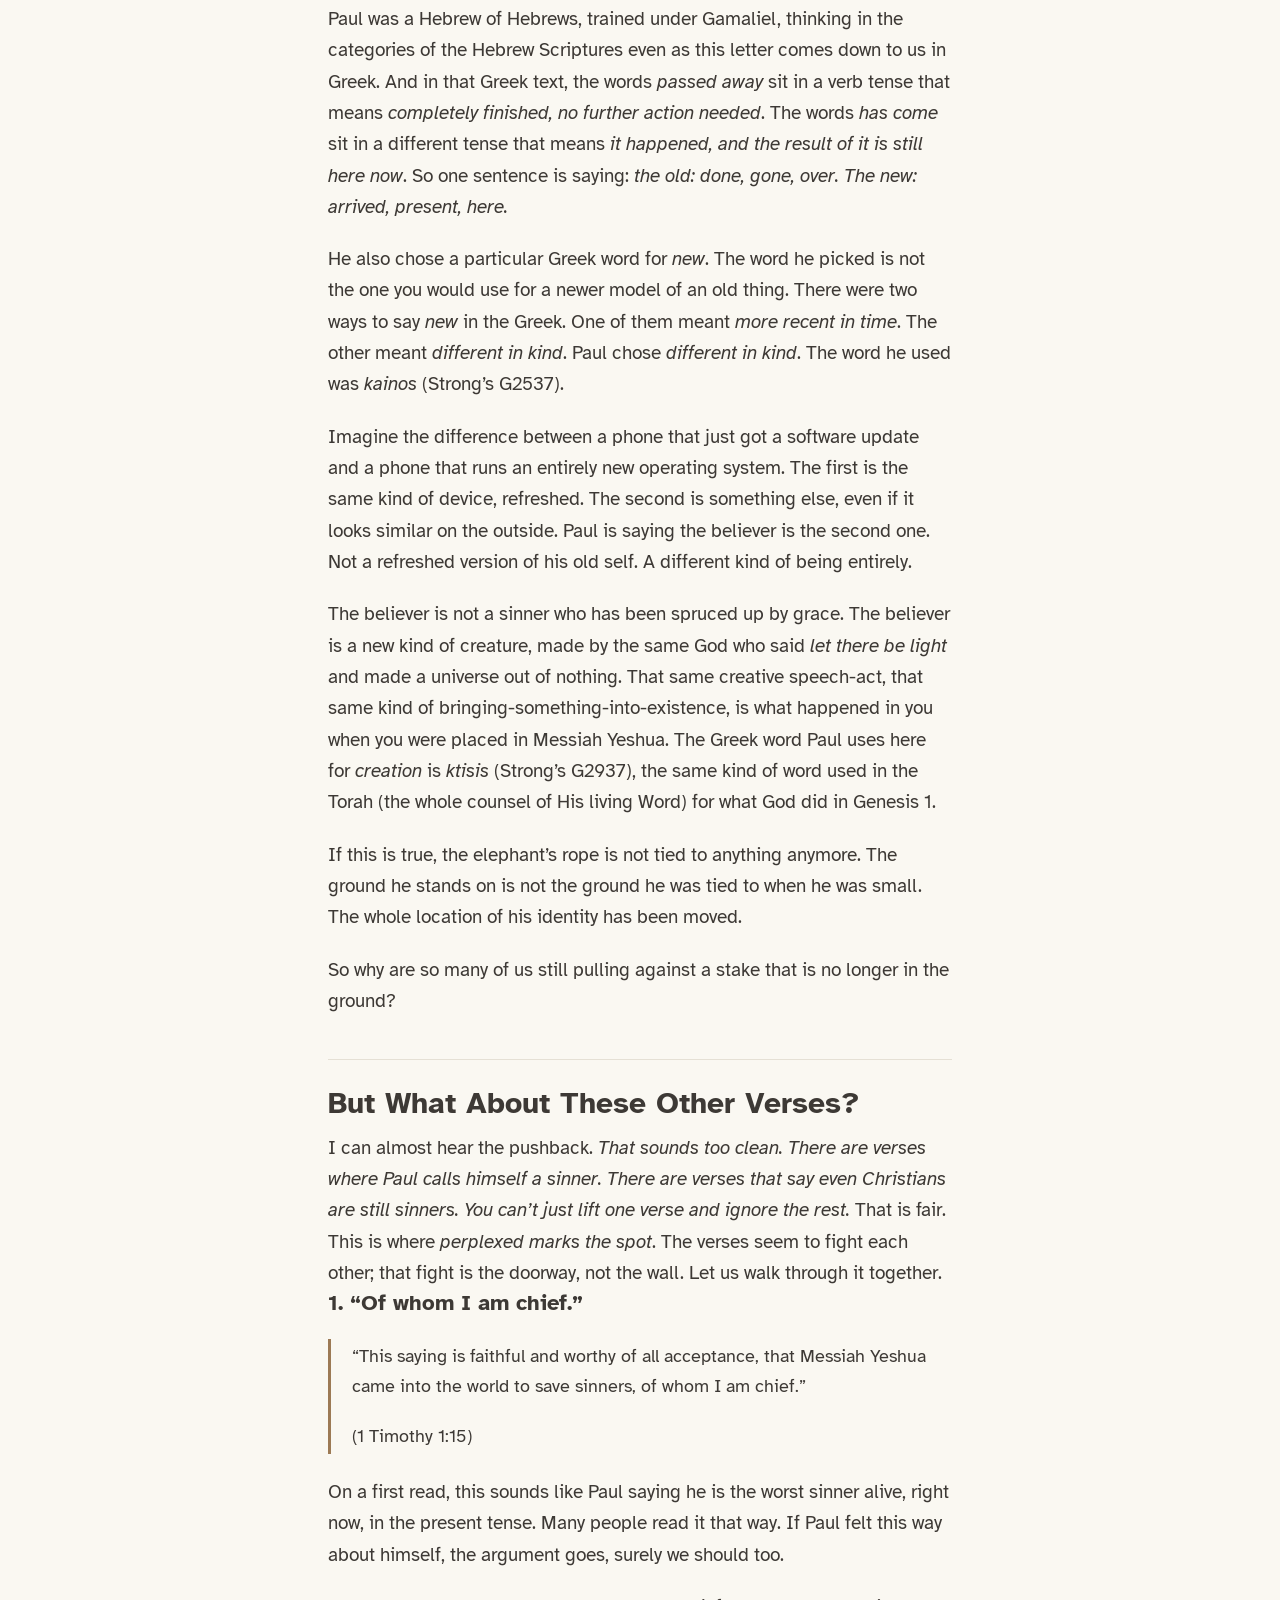
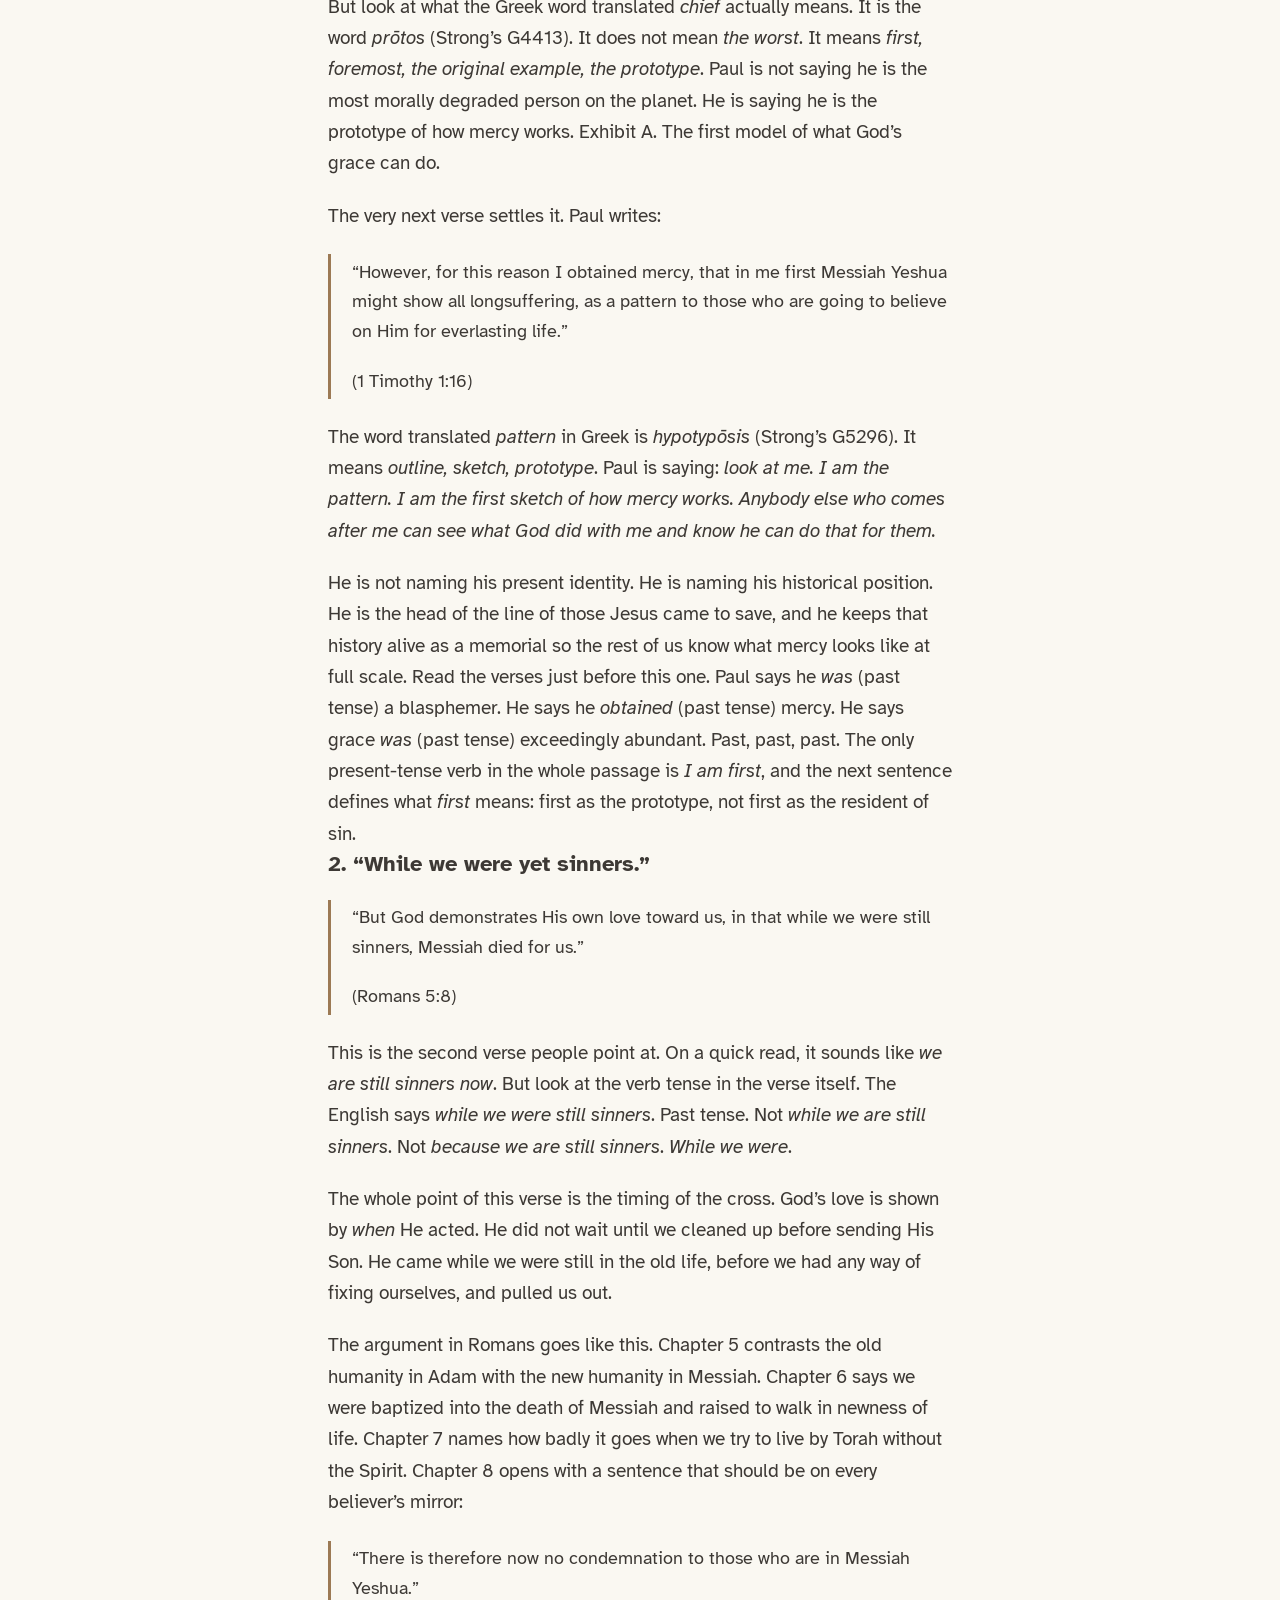
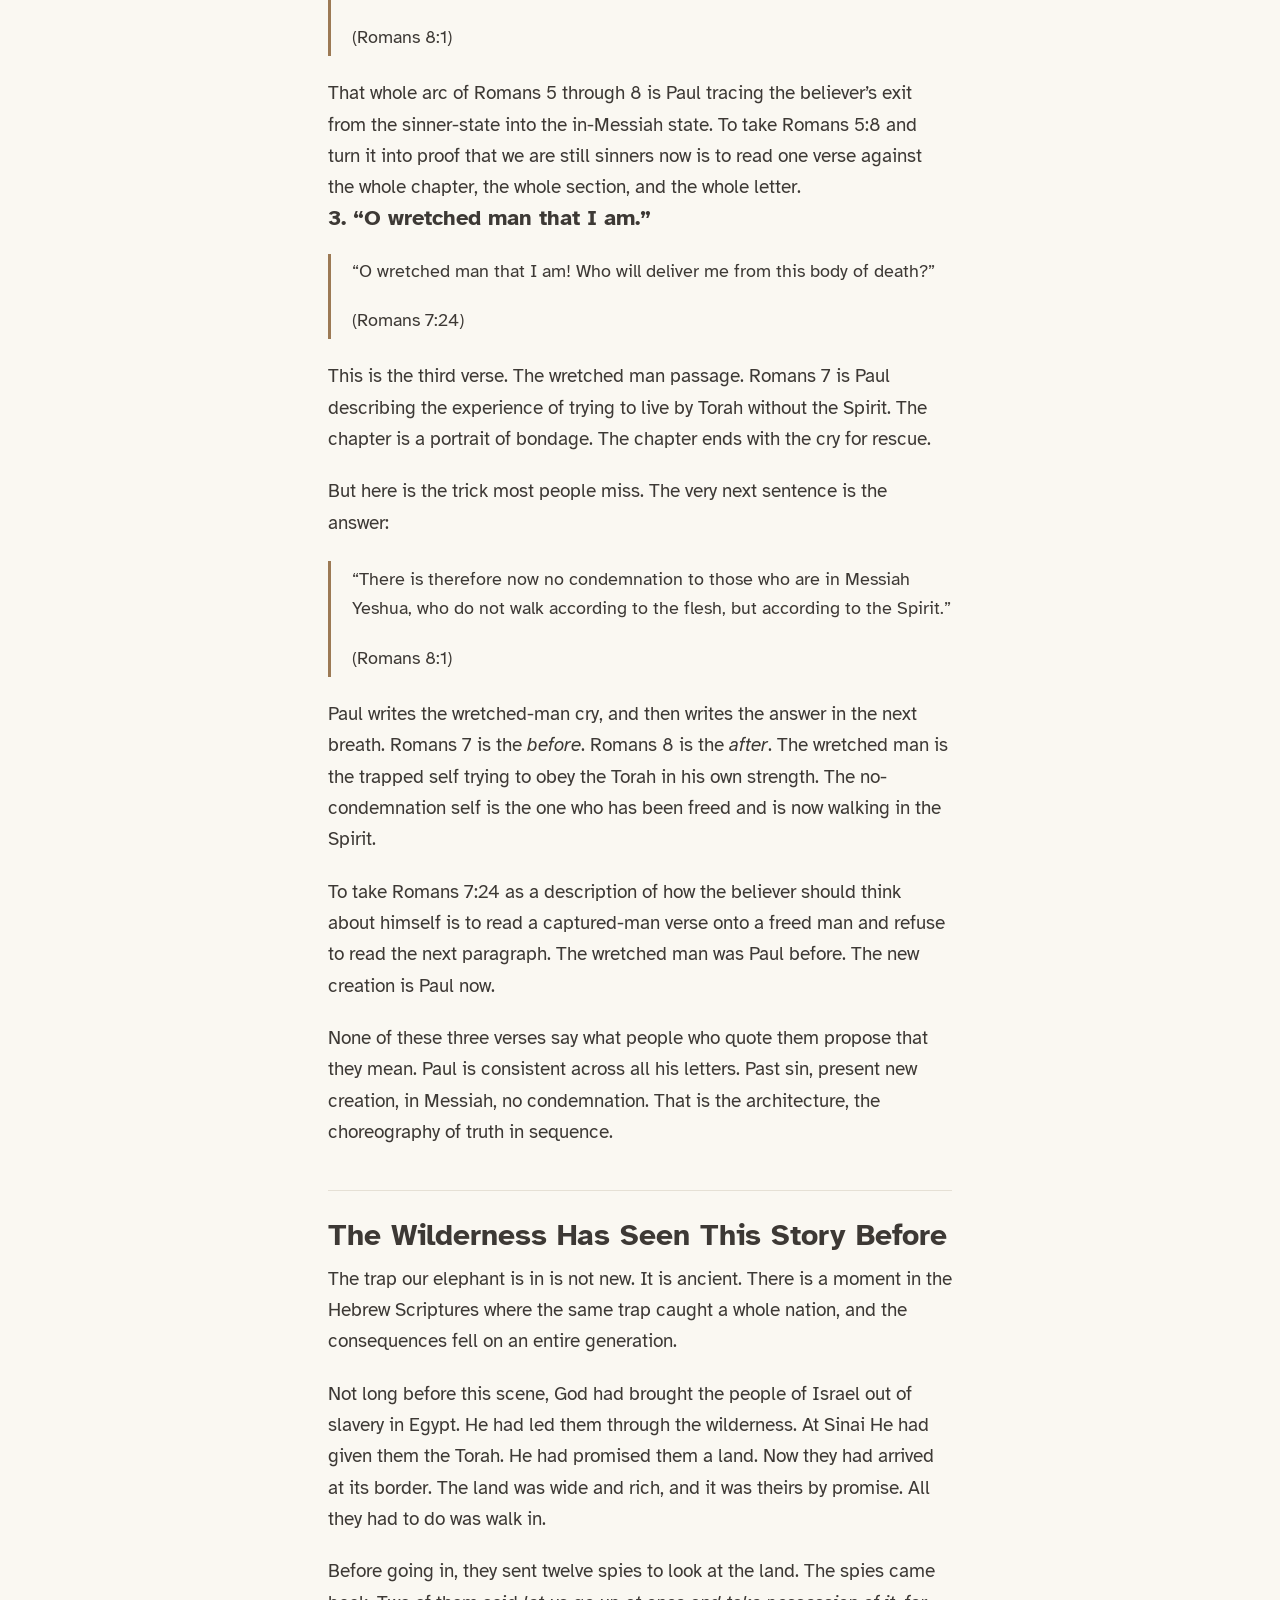
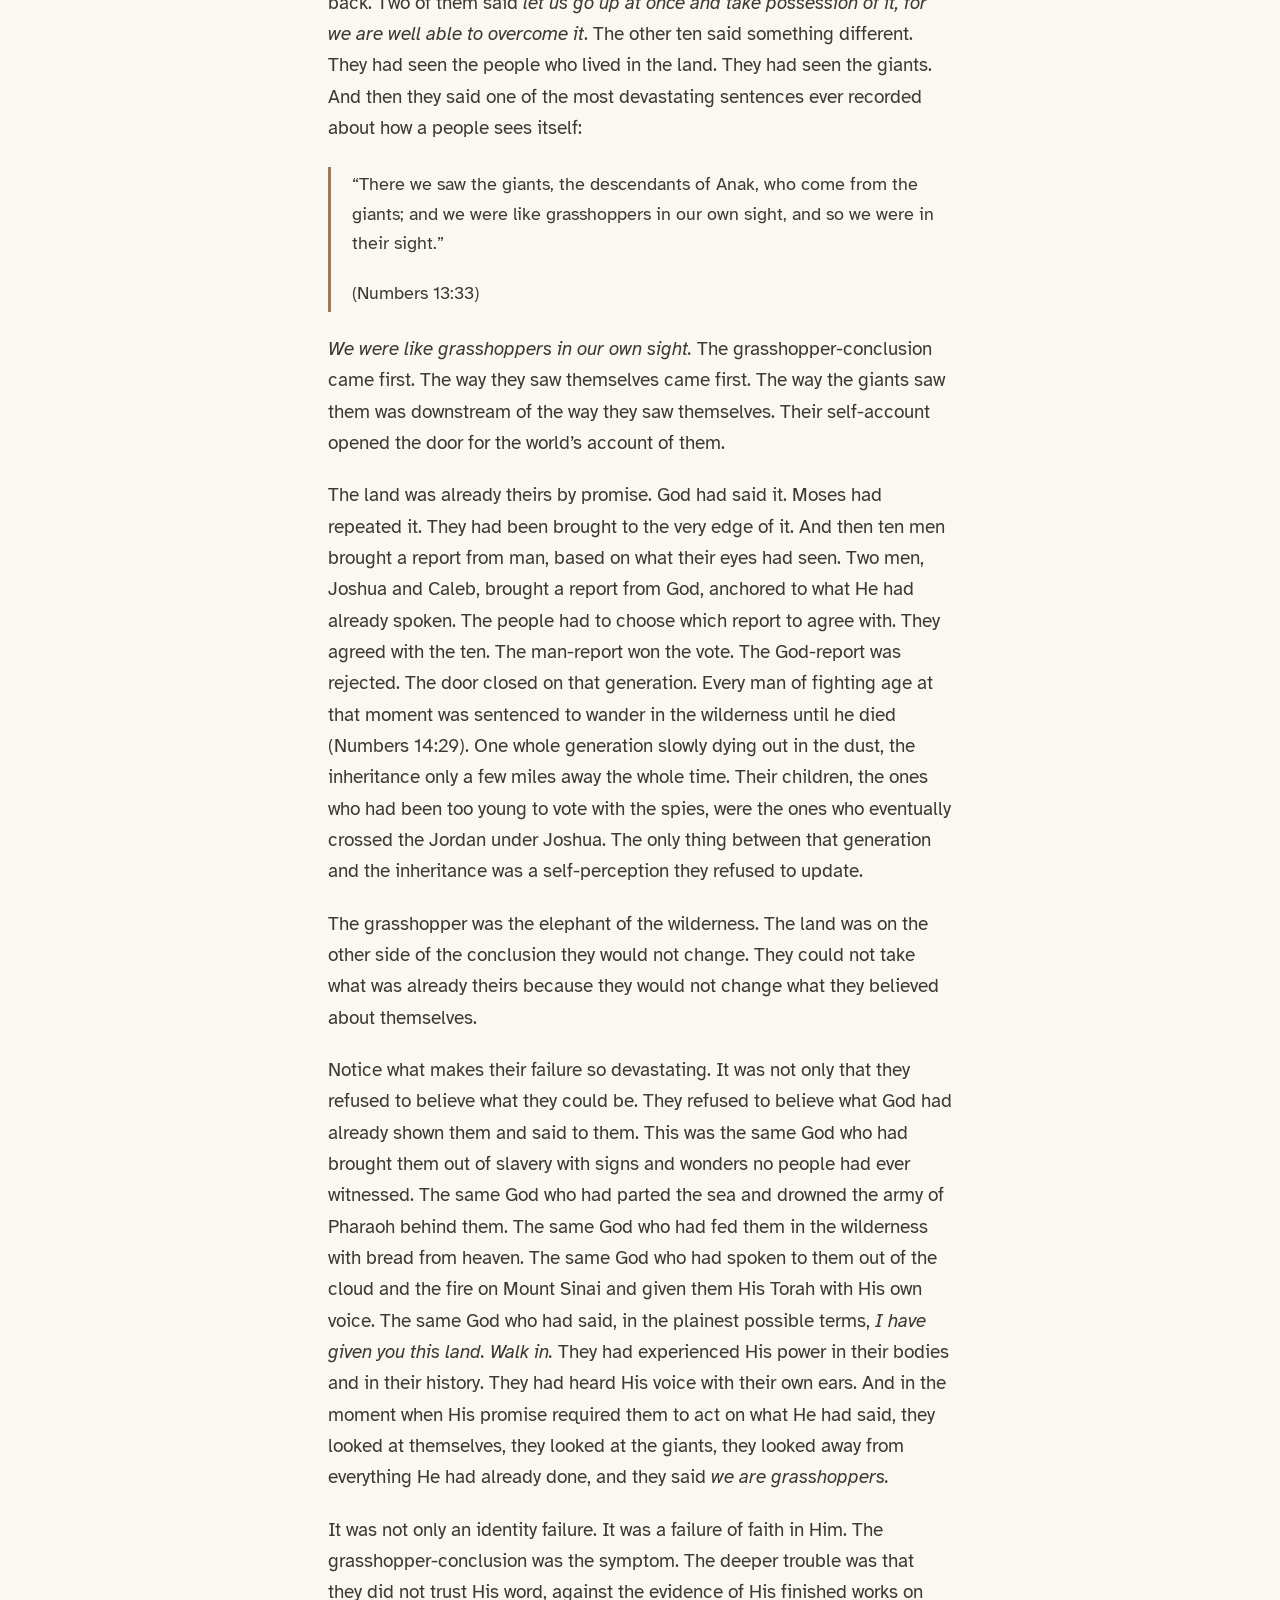
<file: teachings/the-stake-that-is-not-in-the-ground/index.html>
<!DOCTYPE html>
<html lang="en">
<head>
<meta charset="UTF-8">
<meta name="viewport" content="width=device-width, initial-scale=1.0">
<title>The Stake That Is Not in the Ground &middot; David Rock Vanderpool</title>
<meta name="description" content="Two Stakes, One Surrender. Why you still believe old conclusions about who you are, and what Scripture says about the person God made new.">
<link rel="icon" href="data:image/svg+xml,%3Csvg xmlns='http://www.w3.org/2000/svg' viewBox='0 0 64 64'%3E%3Crect width='64' height='64' rx='12' fill='%23FAF8F2'/%3E%3Ctext x='32' y='44' font-family='Georgia,serif' font-size='34' font-weight='bold' fill='%233D3935' text-anchor='middle'%3ED%3C/text%3E%3C/svg%3E">
<link rel="stylesheet" href="/assets/site.css">
</head>
<body>
<nav class="site-nav" aria-label="Site">
<a class="wordmark" href="/">David Rock Vanderpool</a>
<ul>
<li><a href="/the-work/">The Work</a></li>
<li><a href="/teachings/" aria-current="page">Teachings</a></li>
<li><a href="/about/">About</a></li>
</ul>
</nav>
<main class="narrow teaching">
<header>
<span class="eyebrow">A teaching</span>
<h1>The Stake That Is Not in the Ground</h1>
<p class="meta">A long walk, about an hour</p>
<p class="subtitle">Two Stakes, One Surrender</p>
</header>
<article>
<div data-class="poemcenter">
<p><em>I cannot think unless I have been thought,</em></p>
<p><em>Nor can I speak unless I have been spoken.</em></p>
<p><em>I cannot teach except as I am taught,</em></p>
<p><em>Or break the bread except as I am broken.</em></p>
<p><em>O Mind behind the mind through which I seek,</em></p>
<p><em>O Light within the light by which I see,</em></p>
<p><em>O Word beneath the words with which I speak,</em></p>
<p><em>O founding, unfound Wisdom, finding me,</em></p>
<p><em>O sounding Song whose depth is sounding me,</em></p>
<p><em>O Memory of time, reminding me,</em></p>
<p><em>My Ground of Being, always grounding me,</em></p>
<p><em>My Maker’s Bounding Line, defining me,</em></p>
<p><em>Come, hidden Wisdom, come with all you bring,</em></p>
<p><em>Come to me now, disguised as everything.</em></p>
</div>
<div data-class="poemattribution">
<p>Malcolm Guite, “O Sapientia,” from <em>Sounding the Seasons</em> (Canterbury Press, 2012).</p>
</div>
<p><em>Read it slowly. Read it twice.</em></p>
<p><em>The sonnet sets the posture for everything that follows. I cannot teach except as I am taught. Or break the bread except as I am broken. What lies ahead in this piece is bread being broken into a new identity, a wilderness humbling that fed a people on every word from His mouth, and a hidden Wisdom that has been waiting under every perplexing passage for those willing to come close enough to find Him there. Come, hidden Wisdom, come with all you bring, come to me now, disguised as everything. That is the posture. Now we begin.</em></p>
<hr />
<blockquote>
<p><em>Perplexed marks the spot.</em> When Scripture seems to contradict itself, the contradiction is not where the road ends. It is an invitation to dig together. We treat the perplexity as a gift, the places that confuse or feel off as the places to discover God’s truth and walk His truth out in greater victory. The treasure is hidden just below the surface, on the other side of the discomfort of perplexity.</p>
</blockquote>
<p><em>A brief note on what this is and what this is not. This piece is not an exhaustive study of every verse on identity. It is “concise” on purpose. A few key passages are quoted, a handful of Greek words are unpacked with their Strong’s reference numbers so you can look them up for yourself, and the rest of the dig is left to you. Receive what lands here if it does. If something calls to you to investigate further, follow that invitation. The Holy Spirit is a better study partner than any teacher. Follow His lead.</em></p>
<h2 id="are-you-struggling">Are You Struggling?</h2>
<p class="dropcap">Before we get to the story, I want to ask you a few questions. Sit with them. They are not rhetorical.</p>
<p>Are you struggling in your life right now because it does not look the way you expected it to look? You have been a believer for years. You love God. You read His Word. And yet some of the promises that fill the pages of your Bible seem to fall flat in your lived experience. The blessings sound real on paper. They feel distant in the morning. The victory described in the New Testament feels like someone else’s life.</p>
<p>Are you feeling discouraged? Are you feeling overwhelmed by things you used to handle with relative ease? Are you, maybe quietly, even feeling bitter toward God Himself, because the promises in Scripture do not seem to be materializing in your life the way you expected, or even the way you see them showing up in the lives of people around you?</p>
<p>If any of that is hitting close to home, please know that you are not alone. There is a reason for it, and the reason may not be what you think.</p>
<p>Open the book of Acts. Read chapter two and watch the Holy Spirit fall on a frightened band of fishermen until three thousand people are baptized in a single afternoon and the city around them turns inside out. Read chapter five and watch the apostles, freshly beaten by the Sanhedrin, walking out of the council <em>rejoicing that they were counted worthy to suffer shame for His name</em> (Acts 5:41). Read chapter seven and watch Stephen, full of grace and the Holy Spirit, looking up into heaven while the stones are already in the air. He is praying for the men who are killing him to be forgiven (Acts 7:60). He is naming aloud what he is seeing: the Son of Man standing at the right hand of God. He is dying without the line cracking. Read chapter sixteen and watch Paul and Silas, locked in stocks with their backs in bloody ribbons, singing hymns at midnight until the prison shook. The other prisoners are listening to the songs. The earthquake comes. The chains fall off. The jailer who would have killed himself out of duty falls at their feet asking how to be saved. He is taking them to his house at two in the morning to wash the blood off their backs and feed them. Read the gospels. Watch men and women who walked with so much grace and so much power that their lives reorganized cities. Then look at your own week. Watch yourself endure far less hardship with far less grace. Watch yourself shrink from much smaller pressures. Watch yourself say things to yourself in private moments that you would never say to someone you loved.</p>
<p>Something is wrong here.</p>
<p>This is the kind of moment <em>perplexed marks the spot</em> exists for. There is a contradiction between the lives the New Testament shows you and the life you are actually walking. Most believers feel it. Most believers never investigate it. They explain it away with one line they have heard so often, said by so many people, in such humble-sounding tones, that they never thought to question it.</p>
<p><em>I’m just a sinner saved by grace.</em></p>
<p>That line feels honest. It even feels holy. But what if it is also the shelter you keep stepping into whenever the gap between what God promises and what you are actually walking in becomes too uncomfortable to sit with? What if it is a quiet cop-out, the spiritual equivalent of <em>I guess this is just my limit</em>, dressed up in religious language so it does not look like resignation? What if the reason it feels safe is not because it is true, but because it lets you off the hook of having to ask why the gospel does not seem to be producing what it says it will?</p>
<p>What if it is not actually true?</p>
<p>What if the reason the same battles keep playing out the same way, year after year, is not that you are weak or that God is distant, but that somewhere in your young life as a believer you concluded a thing about yourself, and the conclusion has been outlasting the conditions that produced it ever since? What if you inherited something the enemy embedded as a tradition handed down through the Body, and what you have been living out in real time is your own faith in that conclusion?</p>
<p>Yeshua said it this way: <em>according to your faith be it unto you</em> (Matthew 9:29). So it has been.</p>
<p>What if it is not supposed to be like this?</p>
<p>What if you have come to believe a lie?</p>
<p>What if you are not actually the kind of creature you have been telling yourself you are?</p>
<h2 id="why-this-piece-exists-before-we-get-going">Why This Piece Exists (before we get going)</h2>
<p>I want to tell you a little about where this piece comes from.</p>
<p>Last week I spoke with a friend who is going through something hard. He is younger than I am, wired in many of the ways I am wired, sitting with real grief and the kind of developmental tunnel a man passes through in his own season. As we talked, something started to emerge that he had not directly named. Underneath what he was wrestling with was a question about identity. About who he was now in light of everything that was hurting him, everything he was wrestling with.</p>
<p>This is one of the things friendship is for. <em>As iron sharpens iron, so one person sharpens another</em> (Proverbs 27:17). <em>As water reflects the face, so one heart reflects another</em> (Proverbs 27:19). God uses friends as mirrors. He surfaces in conversation the lies we have been carrying that we could not have seen on our own. What my friend was actually holding came up to where both of us could see it. This was a relational version of <em>perplexed marks the spot</em>. The dissonance between who God says he is and the conclusion he had quietly made about himself rose to be seen, and the seeing was an invitation to dig.</p>
<p>There is something deeper underneath those proverbs that has shaped how I understand what I am doing in writing this at all.</p>
<p>The Hebrew word for <em>brother</em> is <em>ach</em> (אח). Two letters. <em>Aleph</em> and <em>chet</em>. Dr. Frank Seekins reads the ancient pictographs this way: <em>aleph</em> was a picture of an ox head, meaning strong; <em>chet</em> was a picture of a fence, meaning to surround and protect. Two letters together: <em>strong fence.</em></p>
<p>This is what a brother is in the language God Himself chose. He is the One doing the defining. The power, the freedom, the depth of true brotherhood all live in His definition, not in our biology. A brother is a strong fence around a soul, a function that keeps the predator out and keeps the sheep in. A person can share your DNA and not function as a fence in your life. A person can share none of your DNA and stand as a strong fence around you.</p>
<p>Watch this in the most famous brother story in the Bible. When God asks Cain where his brother Abel is, Cain answers with a question that has echoed through every generation since. <em>Am I my brother’s keeper?</em> (Genesis 4:9). The Hebrew word for <em>keeper</em> is <em>shamar</em> (שמר), to guard, to watch, to protect. The horror of Cain’s question is that the answer is already inside the noun <em>brother</em> he just used. To be a brother IS to be a keeper. The fence is what the word means.</p>
<p>Yeshua described the same architecture in the sheepfold (John 10:1-10). First-century sheepfolds were stones with thorny branches piled on top. There was one entrance, and the shepherd would lie across it, his own body becoming the door. Anyone climbing in by another way was a thief by definition. <em>I am the door of the sheep</em> (John 10:7). He is the strong fence in His own person.</p>
<p>This is what I am attempting to be for my friend, regardless of the blood relation we do not share. I am trying to keep the predator out, which is the lie the enemy has been working to embed in his identity, and keep the sheep in, which is the truth God has spoken over him. Being a strong fence is not always comfortable. Sometimes it requires speaking truth in love when consoling words might feel <em>kinder</em>. False comfort that confirms a lie is not compassion. It is abdication of a brother’s duty to, imperfectly, strive to be a strong fence.</p>
<p>So the intention behind this piece is to be a strong fence. It is also a model for what I want to invite you into. The friends you will read this with in your own life are ones you can be a strong fence for. We are designed by Him to function this way for each other. He is the One defining brotherhood. We are the ones who get to live it out.</p>
<p>That is what I was holding when I sat with my friend.</p>
<p>He did not say <em>I’m just a sinner saved by grace</em> in those exact words. That articulation came later, in an Instagram reel he sent me as part of an ongoing exchange about identity. But the philosophy was already operating in him, and the conversation brought it into the light.</p>
<p>In the moment I was torn between letting him vent, comforting him, and confronting the lie I discerned at the root of what he was wrestling with. Sometimes this is the blessing struggle brings: enough pain to finally dig deep enough to reach the root. I could not let it stand unchecked. I challenged what I sensed was being revealed in him. He needed truth more than reassurance.</p>
<p>That conversation is why this is on a page in front of you. I wrote what follows because I love my friend and wanted him to walk out of this struggle with something better than the line he had been carrying. I also wrote it because, sitting with him, I realized the same trap was still operating in places of my own life. He has been speaking things over me for a while that I have not been willing to fully receive, because some part of me kept defaulting back to <em>I’m not ready yet, I’m not enough yet, this is my limit.</em> My own quieter version of the same conclusion this piece is walking through. It is not the limit. And I am still walking that truth out. The piece you are about to read is for my friend. It is also for me. And now it is for you.</p>
<p>If you have been carrying the same line, what follows is here to help you set it down.</p>
<h2 id="the-elephant-and-the-stake">The Elephant and the Stake</h2>
<p>You have probably heard the story. It keeps showing up in talks because it carries a truth most people sense but cannot quite name.</p>
<p>When a young elephant is taken into captivity, the trainers drive a stake into the ground and tie one of its legs to it with a rope. The elephant pulls. The stake holds, because the elephant is small and the rope is tight and the ground has been chosen by men who know the limits of a young elephant’s strength. After enough days the elephant stops pulling. It learns something about itself. It learns that the stake holds. It learns that the rope wins. It learns that it cannot leave.</p>
<p>Years later, the same elephant weighs six tons. Same rope. Same stake. He could uproot the stake by leaning to one side. He could shake the rope off by twitching his leg. He could walk away in any direction he chose.</p>
<p>He does not.</p>
<p>He stays inside the small circle the rope once defined. Not because the rope holds him. The rope is no longer strong enough to hold him. He stays because somewhere in his young life he concluded a thing about himself, and the conclusion outlasted the conditions that produced it. The stake does not hold him. The story he learned about himself holds him.</p>
<p>The story gets told because it points at something true. Not about elephants. About us. Hold on to that stake, by the way. It is the first of two you will meet in this piece, and the second one changes everything.</p>
<h2 id="the-conclusion-most-of-us-inherited">The Conclusion Most of Us Inherited</h2>
<p>Ask a thousand Christians who they are, and a lot of us will say something like this: <em>I’m just a sinner saved by grace</em>.</p>
<p>We say it humbly. We mean it as a confession of dependence. We learned to say it in Sunday school and from sermons and from worship songs. It threads through our prayers. <em>Lord, I am just a wretched sinner, but for your mercy.</em> We hear it from pulpits we trust. We hear it in books written by people we admire. We hear it from each other in small groups when someone is being honest about a struggle.</p>
<p>It is the foundation many of us stand on.</p>
<p>And whatever you build on a crooked foundation comes out crooked. On this foundation, almost all of us have quietly concluded that being a sinner is what we are. Not what we used to be. What we are now. <em>Sinner</em> is the noun. <em>Saved by grace</em> is the modifier. The noun claims your identity. The modifier only describes what happened to it.</p>
<p>This is the conclusion most believers made about themselves in their spiritual infancy. It was made under conditions we could not have understood at the time. It has outlasted the conditions. It is the stake the rope is tied to. And like our elephant, we keep pulling against it. We confess again. We try again. We promise to do better. And we never quite leave the small circle the rope once defined, because we keep believing the rope still holds.</p>
<p>But there is a verse, sitting in plain sight in the New Testament, that says something else entirely about what we are. And it has been there the whole time.</p>
<h2 id="the-verse-that-changes-everything">The Verse That Changes Everything</h2>
<p>Here it is:</p>
<blockquote>
<p>“Therefore, if anyone is in Messiah, he is a new creation. The old has passed away; behold, the new has come.”</p>
<p>(2 Corinthians 5:17)</p>
</blockquote>
<p>That is Paul writing to a congregation about what happens to a person who is <em>in Messiah</em>. He does not say <em>the new is on its way</em>. He does not say <em>the new will come if you try hard enough</em>. He says <em>the new has come</em>. He does not say <em>the old is fading</em>. He says <em>the old has passed away</em>. Past tense. Already done.</p>
<p>Paul was a Hebrew of Hebrews, trained under Gamaliel, thinking in the categories of the Hebrew Scriptures even as this letter comes down to us in Greek. And in that Greek text, the words <em>passed away</em> sit in a verb tense that means <em>completely finished, no further action needed</em>. The words <em>has come</em> sit in a different tense that means <em>it happened, and the result of it is still here now</em>. So one sentence is saying: <em>the old: done, gone, over. The new: arrived, present, here.</em></p>
<p>He also chose a particular Greek word for <em>new</em>. The word he picked is not the one you would use for a newer model of an old thing. There were two ways to say <em>new</em> in the Greek. One of them meant <em>more recent in time</em>. The other meant <em>different in kind</em>. Paul chose <em>different in kind</em>. The word he used was <em>kainos</em> (Strong’s G2537).</p>
<p>Imagine the difference between a phone that just got a software update and a phone that runs an entirely new operating system. The first is the same kind of device, refreshed. The second is something else, even if it looks similar on the outside. Paul is saying the believer is the second one. Not a refreshed version of his old self. A different kind of being entirely.</p>
<p>The believer is not a sinner who has been spruced up by grace. The believer is a new kind of creature, made by the same God who said <em>let there be light</em> and made a universe out of nothing. That same creative speech-act, that same kind of bringing-something-into-existence, is what happened in you when you were placed in Messiah Yeshua. The Greek word Paul uses here for <em>creation</em> is <em>ktisis</em> (Strong’s G2937), the same kind of word used in the Torah (the whole counsel of His living Word) for what God did in Genesis 1.</p>
<p>If this is true, the elephant’s rope is not tied to anything anymore. The ground he stands on is not the ground he was tied to when he was small. The whole location of his identity has been moved.</p>
<p>So why are so many of us still pulling against a stake that is no longer in the ground?</p>
<h2 id="but-what-about-these-other-verses">But What About These Other Verses?</h2>
<p>I can almost hear the pushback. <em>That sounds too clean. There are verses where Paul calls himself a sinner. There are verses that say even Christians are still sinners. You can’t just lift one verse and ignore the rest.</em> That is fair. This is where <em>perplexed marks the spot</em>. The verses seem to fight each other; that fight is the doorway, not the wall. Let us walk through it together.</p>
<h3 id="of-whom-i-am-chief.">1. “Of whom I am chief.”</h3>
<blockquote>
<p>“This saying is faithful and worthy of all acceptance, that Messiah Yeshua came into the world to save sinners, of whom I am chief.”</p>
<p>(1 Timothy 1:15)</p>
</blockquote>
<p>On a first read, this sounds like Paul saying he is the worst sinner alive, right now, in the present tense. Many people read it that way. If Paul felt this way about himself, the argument goes, surely we should too.</p>
<p>But look at what the Greek word translated <em>chief</em> actually means. It is the word <em>prōtos</em> (Strong’s G4413). It does not mean <em>the worst</em>. It means <em>first, foremost, the original example, the prototype</em>. Paul is not saying he is the most morally degraded person on the planet. He is saying he is the prototype of how mercy works. Exhibit A. The first model of what God’s grace can do.</p>
<p>The very next verse settles it. Paul writes:</p>
<blockquote>
<p>“However, for this reason I obtained mercy, that in me first Messiah Yeshua might show all longsuffering, as a pattern to those who are going to believe on Him for everlasting life.”</p>
<p>(1 Timothy 1:16)</p>
</blockquote>
<p>The word translated <em>pattern</em> in Greek is <em>hypotypōsis</em> (Strong’s G5296). It means <em>outline, sketch, prototype</em>. Paul is saying: <em>look at me. I am the pattern. I am the first sketch of how mercy works. Anybody else who comes after me can see what God did with me and know he can do that for them.</em></p>
<p>He is not naming his present identity. He is naming his historical position. He is the head of the line of those Jesus came to save, and he keeps that history alive as a memorial so the rest of us know what mercy looks like at full scale. Read the verses just before this one. Paul says he <em>was</em> (past tense) a blasphemer. He says he <em>obtained</em> (past tense) mercy. He says grace <em>was</em> (past tense) exceedingly abundant. Past, past, past. The only present-tense verb in the whole passage is <em>I am first</em>, and the next sentence defines what <em>first</em> means: first as the prototype, not first as the resident of sin.</p>
<h3 id="while-we-were-yet-sinners.">2. “While we were yet sinners.”</h3>
<blockquote>
<p>“But God demonstrates His own love toward us, in that while we were still sinners, Messiah died for us.”</p>
<p>(Romans 5:8)</p>
</blockquote>
<p>This is the second verse people point at. On a quick read, it sounds like <em>we are still sinners now</em>. But look at the verb tense in the verse itself. The English says <em>while we were still sinners</em>. Past tense. Not <em>while we are still sinners</em>. Not <em>because we are still sinners</em>. <em>While we were</em>.</p>
<p>The whole point of this verse is the timing of the cross. God’s love is shown by <em>when</em> He acted. He did not wait until we cleaned up before sending His Son. He came while we were still in the old life, before we had any way of fixing ourselves, and pulled us out.</p>
<p>The argument in Romans goes like this. Chapter 5 contrasts the old humanity in Adam with the new humanity in Messiah. Chapter 6 says we were baptized into the death of Messiah and raised to walk in newness of life. Chapter 7 names how badly it goes when we try to live by Torah without the Spirit. Chapter 8 opens with a sentence that should be on every believer’s mirror:</p>
<blockquote>
<p>“There is therefore now no condemnation to those who are in Messiah Yeshua.”</p>
<p>(Romans 8:1)</p>
</blockquote>
<p>That whole arc of Romans 5 through 8 is Paul tracing the believer’s exit from the sinner-state into the in-Messiah state. To take Romans 5:8 and turn it into proof that we are still sinners now is to read one verse against the whole chapter, the whole section, and the whole letter.</p>
<h3 id="o-wretched-man-that-i-am.">3. “O wretched man that I am.”</h3>
<blockquote>
<p>“O wretched man that I am! Who will deliver me from this body of death?”</p>
<p>(Romans 7:24)</p>
</blockquote>
<p>This is the third verse. The wretched man passage. Romans 7 is Paul describing the experience of trying to live by Torah without the Spirit. The chapter is a portrait of bondage. The chapter ends with the cry for rescue.</p>
<p>But here is the trick most people miss. The very next sentence is the answer:</p>
<blockquote>
<p>“There is therefore now no condemnation to those who are in Messiah Yeshua, who do not walk according to the flesh, but according to the Spirit.”</p>
<p>(Romans 8:1)</p>
</blockquote>
<p>Paul writes the wretched-man cry, and then writes the answer in the next breath. Romans 7 is the <em>before</em>. Romans 8 is the <em>after</em>. The wretched man is the trapped self trying to obey the Torah in his own strength. The no-condemnation self is the one who has been freed and is now walking in the Spirit.</p>
<p>To take Romans 7:24 as a description of how the believer should think about himself is to read a captured-man verse onto a freed man and refuse to read the next paragraph. The wretched man was Paul before. The new creation is Paul now.</p>
<p>None of these three verses say what people who quote them propose that they mean. Paul is consistent across all his letters. Past sin, present new creation, in Messiah, no condemnation. That is the architecture, the choreography of truth in sequence.</p>
<h2 id="the-wilderness-has-seen-this-story-before">The Wilderness Has Seen This Story Before</h2>
<p>The trap our elephant is in is not new. It is ancient. There is a moment in the Hebrew Scriptures where the same trap caught a whole nation, and the consequences fell on an entire generation.</p>
<p>Not long before this scene, God had brought the people of Israel out of slavery in Egypt. He had led them through the wilderness. At Sinai He had given them the Torah. He had promised them a land. Now they had arrived at its border. The land was wide and rich, and it was theirs by promise. All they had to do was walk in.</p>
<p>Before going in, they sent twelve spies to look at the land. The spies came back. Two of them said <em>let us go up at once and take possession of it, for we are well able to overcome it</em>. The other ten said something different. They had seen the people who lived in the land. They had seen the giants. And then they said one of the most devastating sentences ever recorded about how a people sees itself:</p>
<blockquote>
<p>“There we saw the giants, the descendants of Anak, who come from the giants; and we were like grasshoppers in our own sight, and so we were in their sight.”</p>
<p>(Numbers 13:33)</p>
</blockquote>
<p><em>We were like grasshoppers in our own sight.</em> The grasshopper-conclusion came first. The way they saw themselves came first. The way the giants saw them was downstream of the way they saw themselves. Their self-account opened the door for the world’s account of them.</p>
<p>The land was already theirs by promise. God had said it. Moses had repeated it. They had been brought to the very edge of it. And then ten men brought a report from man, based on what their eyes had seen. Two men, Joshua and Caleb, brought a report from God, anchored to what He had already spoken. The people had to choose which report to agree with. They agreed with the ten. The man-report won the vote. The God-report was rejected. The door closed on that generation. Every man of fighting age at that moment was sentenced to wander in the wilderness until he died (Numbers 14:29). One whole generation slowly dying out in the dust, the inheritance only a few miles away the whole time. Their children, the ones who had been too young to vote with the spies, were the ones who eventually crossed the Jordan under Joshua. The only thing between that generation and the inheritance was a self-perception they refused to update.</p>
<p>The grasshopper was the elephant of the wilderness. The land was on the other side of the conclusion they would not change. They could not take what was already theirs because they would not change what they believed about themselves.</p>
<p>Notice what makes their failure so devastating. It was not only that they refused to believe what they could be. They refused to believe what God had already shown them and said to them. This was the same God who had brought them out of slavery with signs and wonders no people had ever witnessed. The same God who had parted the sea and drowned the army of Pharaoh behind them. The same God who had fed them in the wilderness with bread from heaven. The same God who had spoken to them out of the cloud and the fire on Mount Sinai and given them His Torah with His own voice. The same God who had said, in the plainest possible terms, <em>I have given you this land. Walk in.</em> They had experienced His power in their bodies and in their history. They had heard His voice with their own ears. And in the moment when His promise required them to act on what He had said, they looked at themselves, they looked at the giants, they looked away from everything He had already done, and they said <em>we are grasshoppers.</em></p>
<p>It was not only an identity failure. It was a failure of faith in Him. The grasshopper-conclusion was the symptom. The deeper trouble was that they did not trust His word, against the evidence of His finished works on their behalf, when the moment came to walk it out.</p>
<p>The parallel for us is exact. We have read the Good News of what He did on the cross. We have read what He sent in His Holy Spirit. Many of us have experienced His presence in unmistakable ways, in healing, in deliverance, in answered prayer, in moments when His nearness was as undeniable as a hand on the shoulder. We have the witness of generations of His Body walking in His power. And yet, when His word about who we now are meets our actual self-image in the morning, we do the same thing the wilderness generation did. We look at ourselves. We look at the giants in our actual week. We look away from everything He has already done. And we say, <em>I’m just a sinner saved by grace.</em></p>
<p>It is not only an identity failure. It is a failure of faith in Him. In what He has said. In what He has finished. In what He has empowered us to walk in. And He said this:</p>
<blockquote>
<p>“Amen, amen, I say to you, the one believing in Me, the works that I do, that one will do also, and greater than these he will do, because I am going to the Father.”</p>
<p>(John 14:12)</p>
</blockquote>
<p>Read that line again. Not metaphorical. Not someday in glory. Here. Now. Those who believe in Him do the works He did, and greater. Not necessarily greater in singular significance, though sometimes that. Certainly greater in volume, because there are countless of us, all of us empowered by His Holy Spirit, walking in His authority into rooms He cannot physically enter Himself in this age. We were designed for this. We were rebuilt for this. The grasshopper-mind cannot do this. The new-creation mind, standing on His word, can.</p>
<p>The wilderness generation died in the dust within sight of the inheritance because they could not bring themselves to trust His word above their own assessment of themselves. We face the same question every morning. Will we trust His word about us above our own assessment of ourselves? Will we walk in what He has said is true, even when our feelings disagree and the giants in our week look real?</p>
<p>The enemy reads this passage too. He knows what self-perception costs a people. He knows that the most effective form of bondage is one the captive does not need anyone to enforce. A rope tied to a stake that is no longer in the ground will hold a six-ton elephant for the rest of his life if he believes it still holds.</p>
<h2 id="the-day-that-became-a-curse-and-will-become-a-blessing">The Day That Became a Curse, and Will Become a Blessing</h2>
<p>There is something else about that day I want you to see, because the consequences of agreeing with the man-report did not stop at the wilderness generation. They left a mark on the calendar.</p>
<p>Ancient Jewish tradition (Mishnah Ta’anit 4:6) records that the spies returned and the people fell into mourning on the ninth day of the Hebrew month of Av. The Jewish calendar has carried that date as a day of mourning ever since, called Tisha B’Av (the ninth of Av). For more than two thousand years it has been kept as the saddest day on the Jewish calendar, a fast day of mourning observed in Jewish communities around the world, when the scroll of Lamentations is read aloud and the destruction of the Temple is grieved. What lands on that same calendar date, or within the same week of it, century after century, is staggering.</p>
<p>The First Temple, Solomon’s Temple, was destroyed by the Babylonians on Tisha B’Av. The Second Temple was destroyed by the Romans on Tisha B’Av, more than five hundred years later, on the same day of the calendar. The Bar Kokhba revolt was crushed by Rome on Tisha B’Av. The Romans plowed Jerusalem on the same day. The Jewish community of England was expelled by King Edward I on Tisha B’Av in 1290. The Jewish community of Spain was given its final deportation deadline on Tisha B’Av in 1492. World War I began with German and Russian mobilizations on Tisha B’Av in 1914. Hermann Göring’s order to Reinhard Heydrich to prepare the Final Solution was signed two days before Tisha B’Av in 1941, in the same week as the date. The mass deportations from the Warsaw Ghetto to the Treblinka death camp began on Tisha B’Av in 1942. On that same day, Adam Czerniaków, the head of the Warsaw Jewish council, took his own life rather than sign the orders demanding the deportation of the ghetto’s children. His final diary entry that morning read: <em>They demand that I kill the children of my people with my own hands. There is nothing for me to do but die.</em> The list goes on.</p>
<p>This is not coincidence. For some of these events the biblical or historical record gives a date a day or two off, landing within the same week as Tisha B’Av rather than precisely on it; Jewish tradition has synthesized the cluster onto the ninth of Av because the pattern across centuries was too strong to read any other way. Jewish tradition holds that the day the people agreed with the man-report over the God-report became the day on which the people kept paying for the agreement. Calamity after calamity, on the same calendar date, across thousands of years. The consequence of agreeing with the man-report did not stop at the wilderness generation. It became a date on the calendar.</p>
<p>And yet hold this. Jewish tradition also holds that Tisha B’Av will be redeemed. The prophet Zechariah said it this way: <em>the fast of the fifth month shall become joy and gladness, and cheerful feasts to the house of Judah</em> (Zechariah 8:19). The fifth month is Av. The day of deepest mourning is appointed to become a day of joy and rejoicing. The curse will be reversed. The God who allowed Israel to bear the weight of its agreement with the ten has already promised to redeem the same date.</p>
<p>So what is this for you?</p>
<p>It is this. When God has shown you who He is, when He has done things in your life and in your generation that only He could do, when He has spoken His report over who you now are, and you then agree with the whispered report of the enemy instead, you are stepping into the same architecture that turned a calendar date into a curse for centuries. The accountability is exponential. The God who said <em>I have given you this land</em> will not let you keep agreeing with <em>we are grasshoppers</em> without consequence. He loves you too much to let you live indefinitely in your own opposition to His word.</p>
<p>And the inverse is just as true. The God who has promised to redeem the ninth of Av is the same God who is offering to redeem every day you have spent in agreement with the lie. Repent. Stop eating the report of the ten. Listen to the two. Joshua and Caleb were standing right there the whole time, with a different report anchored in what God had said. The ratio of the spies, ten to two, was never the load-bearing variable. The load-bearing variable was which report the people agreed with. The same is true for you now. The ratio of whispered lies to spoken truths in your own head is irrelevant. The only question is which report you are choosing to agree with. Choose the two.</p>
<h2 id="you-have-come-of-age">You Have Come of Age</h2>
<p>Before we leave the wilderness, there is one more detail in the story I want you to slow down for, because the same God who allowed a whole generation to fall in the dust did something else in the same sentence that most readers walk past.</p>
<p>When God sentenced the spies’ generation to die in the wilderness, He named the line precisely. Numbers 14:29: <em>In this wilderness your bodies shall fall, all of you who were numbered, according to all your number, from twenty years old and upward, who have grumbled against Me.</em> The cutoff was twenty. Every man twenty and older at Kadesh, who had been counted in the census of the fighting age, was the one held accountable. The under-twenty were not.</p>
<p>Numbers 14:31 names what He did instead with the under-twenty: <em>But your little ones, whom you said would be a prey, I will bring in, and they shall know the land which you have rejected.</em> The children whose parents had refused the land were the ones God brought in. The very land their parents lost, He gave to them. The mercy is staggering when you sit with it.</p>
<p>The principle underneath is older than the wilderness. God draws a line between the one who chose against Him with knowledge of what he was doing and the one who was carried along by a generation he did not pick. Deuteronomy 1:39 says it plainly: <em>your little ones, who you said would become a prey, and your sons, who today have no knowledge of good or evil, they shall enter, and to them I will give it, and they shall possess it.</em> No knowledge of good or evil. The same line that ran through the Garden, the line of accountability, runs through the wilderness. The under-twenty had not been given the knowledge yet. The accountability did not attach.</p>
<p>The same age cutoff shows up elsewhere in God’s economy. In Exodus 30:11-16, when God instituted the half-shekel ransom that every Israelite was to bring as a covering for his soul, He set the age threshold at twenty: <em>everyone who passes over to those who are numbered, from twenty years old and above, shall give a contribution to ADONAI.</em> Twenty was the age at which a man was counted in the census, called into the responsibility of the community, accountable for his own ransom. Twenty was the age of majority in God’s order.</p>
<p>So here is what God did at Kadesh. The generation who heard His report, weighed it against the man-report, and chose the man-report, was held to account. The under-twenty, who had not yet been positioned to weigh the reports, were not. The accountable generation fell in the wilderness. The under-twenty wandered with them. They bore the consequence of a choice they did not personally make. They suffered the wandering they did not earn. But God preserved them through it, and on the other side He gave them the land their parents had refused.</p>
<p>Sit with that. The wandering itself was a kind of curse the under-twenty inherited. They did not vote for it. They were carried into it by the generation above them, the same way every child is carried into the consequences of the choices made by the adults around him. They paid a real price in the dust for a refusal that was not theirs. And yet the mercy held. He kept them alive. He fed them with manna. He spoke to them at every step. He brought them to the edge. When the parents had finally all died out, the under-twenty had come of age. They were now the accountable generation. The decision the older generation had refused was now theirs to make. And they made it. They crossed the Jordan. They took the land.</p>
<p>Now hold this against your own life.</p>
<p>Most of us did not consciously choose the <em>I’m just a sinner saved by grace</em> line. We received it. It was handed to us. It came from teachers we trusted, in congregations we loved, in a generation that had received it from the generation above them, with the warmth of inherited tradition and the apparent humility of received doctrine. We were the under-twenty when the inheritance arrived. The line came down from above and we drank it in because that was what was offered, and we had no knowledge of what we were drinking. We did not weigh the report. The report was the air we were breathing.</p>
<p>But we did inherit the wandering.</p>
<p>The struggle in your actual life, the gap between Scripture’s promises and the life you actually wake up to, the discouragement, the bitterness toward God that crept in when His promises seemed to fall flat, the sense that the New Testament was describing someone else’s life. That was the wandering. It looked like the curse of the older generation, and in a sense it was. You walked in the wilderness because the generation above you refused to walk in. You bore the consequence of an agreement with the ten that you never personally made. And yet the mercy held the whole time. He preserved you. He kept you alive in the dust. He fed you with His Word along the way, even when you did not know what you were eating. He brought you to the edge.</p>
<p>Reading this piece is the edge.</p>
<p>By the time you have walked through Numbers 13:33, through the grasshopper conclusion and the false slave identity and the manna teaching and the Tisha B’Av long-arc accountability pattern, by the time you have sat with the <em>kainē ktisis</em> of 2 Corinthians 5:17 and the <em>according to your faith</em> of Matthew 9:29 and the cross at the center of every reframe, you have been given knowledge of good and evil about who you actually are in Messiah Yeshua. You now know what you did not know before. You can no longer say <em>the report was the air I was breathing.</em> The two reports are on the table in front of you. Joshua and Caleb have spoken. The land has been named.</p>
<p>You have come of age.</p>
<p>Hear what this means. Before this piece, you wandered because you had inherited unbelief about your identity. The curse fell on you as inherited consequence and the mercy held because the accountability had not yet attached. After this piece, the line has moved. You are no longer the under-twenty. You are now standing where the parents at Kadesh stood. You have heard both reports. The Holy Spirit has shown you what He showed Joshua and Caleb. The next walking you do is your own walking, and it will carry the weight that the previous walking did not.</p>
<p>This is not a threat. This is a doorway. The same Holy Spirit who preserved you in the wandering is now extending to you the invitation that was offered to the parents at Kadesh and refused. The land is here. The new identity is here. The promise is here. You are at the edge of it. The choice now is yours, in a way the choice before was not.</p>
<p>And the God who set the line at twenty has spoken to those at the line. This is the most famous sentence Moses ever uttered to a generation at the edge of the land:</p>
<blockquote>
<p>“I call heaven and earth to witness against you today, that I have set before you life and death, blessing and curse. Therefore choose life, that you and your offspring may live.”</p>
<p>(Deuteronomy 30:19)</p>
</blockquote>
<p>Choose life. Choose faith. Choose the report Joshua and Caleb brought. Choose the identity He spoke over you in Messiah. The under-twenty you came in as is not who you are anymore. You are now of the generation who makes the choice.</p>
<h2 id="how-god-humbled-a-people-who-thought-they-were-already-humble">How God Humbled a People Who Thought They Were Already Humble</h2>
<p>There is an insight hiding in plain sight in Deuteronomy that I missed for years, until I finally saw it in the last couple of weeks. Moses is rehearsing the wilderness journey to the people just before they cross into the land. He says this:</p>
<blockquote>
<p>“You shall remember all the way that ADONAI your God has led you these forty years in the wilderness, to humble you and to test you, to know what was in your heart… And He humbled you and allowed you to hunger, and fed you with manna which you did not know, nor did your fathers know, so that He might make you know that man does not live by bread alone, but by every word that proceeds out of the mouth of ADONAI does man live.”</p>
<p>(Deuteronomy 8:2-3)</p>
</blockquote>
<p>Stop. Sit with that.</p>
<p>These people were slaves last week. They lived under the slaver’s whip. They ate the bread of affliction. By any Western definition of humility, they were already humble. They were carrying the plundered wealth of Egypt in their packs, but they owned no land, no status, no power that they had built for themselves. What humbling could God possibly be talking about?</p>
<p>And yet God says, <em>I humbled you. I fed you with manna so I could humble you.</em></p>
<p>What was the pride?</p>
<p>It was the pride of the slave’s identity. It was the pride of <em>I know what kind of creature I am, and a slave is what kind of creature I am.</em> It was the same false humility we have been talking about. It was the grasshopper-conclusion in a different costume. It was <em>I’m just a sinner saved by grace</em> worn by a people who had never even heard the gospel yet.</p>
<p>A people who insist on calling themselves slaves after God has called them His own are not humble. They are proud. They are placing their definition of themselves above His definition of them. They are holding their old story so tightly that God cannot lift them into the new story without first prying their fingers off the old one. The manna was the prying.</p>
<p>How did the manna humble them?</p>
<p>It broke the illusion that they were the providers of their own lives. They woke up every morning and discovered that bread had appeared on the ground because their God had put it there. They did not plant it. They did not work for it. They did not earn it. They received it because He gave it. They had to gather it daily. They could not stockpile it (Exodus 16:19-20). They had to depend on Him for the very next meal, every single day, for the rest of their wilderness journey. Daily bread. The Lord’s prayer is rehearsing the same lesson.</p>
<p>Here is the move that breaks the whole thing open. The manna was Yeshua. He said so Himself.</p>
<blockquote>
<p>“I am the bread of life. The one coming to Me will never hunger, and the one believing in Me will never thirst… I am the living bread that came down out of heaven. If anyone eats of this bread, he will live forever.”</p>
<p>(John 6:35, 51)</p>
</blockquote>
<p>The bread God rained down on the wilderness was the foreshadow. He was teaching them the shape of what He was going to give them in His Son. Not bread you grew in your own field. Bread that came from heaven, given to you, the very person of your Provider made edible and received by you in faith.</p>
<p>This is the humbling. This is the actual humbling.</p>
<p>Real humility is not pretending you are smaller than you are. Real humility is receiving who He says you are, accepting that He is the one who feeds you, accepting that He is the one who defines you, accepting that He is the one who fights for you. Real humility says <em>yes, I am the new creation You made me. I did not earn it. I receive it. I choose You as the source of who I am. I purpose and choose for my will to submit to the truth You speak over me.</em></p>
<p>Yeshua said it again in the Sermon on the Mount. He pointed to the lilies of the field. They do not toil. They do not spin. And yet not even Solomon in all his glory was clothed like one of them (Matthew 6:28-29). The lilies do not produce their own beauty. They receive it from the Father who made them. That is their nature. That is their dignity. That is their humility. They live from what He gives.</p>
<p>And Paul said it even more starkly: <em>while we were still sinners, Messiah died for us</em> (Romans 5:8). The new identity was given before any of us did one thing to deserve it. The pride is in refusing it. The humility is in receiving it.</p>
<p>So when you cannot bring yourself to call yourself a new creation, when the words feel arrogant in your mouth, hear this honestly: the discomfort is not humility. It is the slave’s pride dressed up in religious clothing. The humble thing to do is to let Him define you, even when His definition outstrips anything you have produced. <em>Lord, I believe. Help my unbelief</em> (Mark 9:24). That confession, even spoken in trembling, is the beginning of the lift. <em>Humble yourselves in the sight of the Lord, and He shall lift you up</em> (James 4:10).</p>
<p>The lifting is on the other side of the receiving.</p>
<h2 id="what-you-believe-about-yourself-is-what-you-get-to-live">What You Believe About Yourself Is What You Get to Live</h2>
<p>Yeshua said this directly. There was a moment when two blind men came to Him asking to see, and He asked them if they believed He could do it. They said yes. Then He said this:</p>
<blockquote>
<p>“According to your faith let it be to you.”</p>
<p>(Matthew 9:29)</p>
</blockquote>
<p>What you believe about yourself opens the door to what you get to inhabit of what is actually true about you. The new creation is real whether you believe it or not. But whether you can <em>live</em> from it, whether you can <em>walk</em> in it day by day, depends on whether you have started believing it.</p>
<p>Paul says the same thing in a different way:</p>
<blockquote>
<p>“Likewise you also, reckon yourselves to be dead indeed to sin, but alive to God in Messiah Yeshua our Lord.”</p>
<p>(Romans 6:11)</p>
</blockquote>
<p>The word translated <em>reckon</em> is the Greek word <em>logizomai</em> (Strong’s G3049). It is the word a bookkeeper uses. It means <em>count it. Add it up. Treat it as the truth in your books.</em> Paul is not telling the Romans to pretend. He is telling them to start writing the truth in the right column. Messiah already made you dead to sin. Your job is to count it that way in your own books. What you count yourself to be is what you get to live from.</p>
<p>Solomon said the same thing in older words:</p>
<blockquote>
<p>“For as he thinks in his heart, so is he.”</p>
<p>(Proverbs 23:7)</p>
</blockquote>
<p>The wisdom literature, the Gospels, and the letters of Paul are saying the same thing across a thousand years. What you reckon yourself to be is what you walk into the room as. The rope is not pulling the elephant back. The story the elephant tells himself about the rope is pulling the elephant back.</p>
<p>I am going to bring in a modern voice here for a moment, because the principle Yeshua and Solomon named is so robust that you can see it operating in places where Scripture is not even being read. Tony Robbins, who has spent decades studying human behavior at the highest levels with athletes, presidents, business leaders, and people in every kind of condition, says it this way. He says the strongest force in the human psyche is the need to stay consistent with how we define ourselves. He says a belief is a feeling of absolute certainty about what something means. And he says the most important move a person can make to change their life is to change the lies they have been believing about themselves and start living from a more accurate truth about who they actually are.</p>
<p>That is Yeshua’s principle dressed in different language. <em>According to your faith be it unto you.</em> You live whatever you hold with certainty. The mechanism does not care whether the certainty is true. It only cares whether you hold it with conviction. The mechanism will produce in your life whatever you have agreed to with the most belief.</p>
<p>This is one reason people who win the lottery so often end up worse off five years later than they were before they won. The money came. The identity did not change. Follow-up studies of large-prize winners have tracked bankruptcy rates running well above the general population within a few years of the win. They had more money to live the same script. Their money obeyed their identity, exactly the way Yeshua said it would.</p>
<p>The same thing is happening in the spiritual life. The promises are real. The kingdom is at hand. The believer is seated with Messiah in heavenly places. We have been given authority. The inheritance is sitting there waiting to be walked into, and most of us are still living like grasshoppers because our certainty about who we are has not caught up to what God has said about us. The bottleneck is not the inheritance. The bottleneck has always been identity.</p>
<p>Here is a small thing I want you to notice about how I read sources. Anything any of us encounters that is true, in psychology, in behavioral science, in the wellness world, in leadership research, in the arts, traces back to God. He is the Author. Tony Robbins did not invent the identity principle. Yeshua named it long before any modern teacher said a word. Whenever I bring in a modern teacher in a piece like this, I am doing two things at once. I am honoring what they articulated, and I am pointing you back to the original Source. He is the one who wired all of this. He gets the credit. <em>Every good gift and every perfect gift is from above, coming down from the Father of lights, with whom there is no variation or shadow due to change</em> (James 1:17). The researcher discovered the wiring. The Father wove it into reality. Both are real. The Father came first. The enemy works hard to convince us, especially our young people, that truth and beauty live somewhere other than in our Father’s house. They do not. Every true thing any of us has ever loved out there in the world is His. Trace it home.</p>
<h2 id="the-enemy-who-wants-you-to-keep-the-old-conclusion">The Enemy Who Wants You to Keep the Old Conclusion</h2>
<p>Paul writes this about people who do not yet believe:</p>
<blockquote>
<p>“The god of this age has blinded the minds of those who do not believe, lest the light of the gospel of the glory of Messiah, who is the image of God, should shine on them.”</p>
<p>(2 Corinthians 4:4)</p>
</blockquote>
<p>The work of the enemy on the unbeliever is to keep him from seeing what Messiah has done. But for the believer, the enemy adapts. He cannot undo what Messiah did. He cannot uncrucify the old self. He cannot un-pass the things that have passed. So he works on what the believer believes about it all.</p>
<p>He whispers, <em>you are still a sinner</em>. He brings up the failure of last Tuesday. He produces evidence from yesterday afternoon. He says, <em>look at what you did. That is what you are.</em> And many believers nod and agree with him and say, <em>yes, I am just a sinner saved by grace</em>. They say it with what sounds like humility. And they have just put the rope back on themselves.</p>
<p>This is why Paul says:</p>
<blockquote>
<p>“Casting down imaginations and every high thing that exalts itself against the knowledge of God, bringing every thought into captivity to the obedience of Messiah.”</p>
<p>(2 Corinthians 10:5)</p>
</blockquote>
<p>The imaginations we cast down are not always about other people. Most of them are about ourselves. The most dangerous imaginations we have to cast down are the ones in our own head that contradict what Messiah has already done in us.</p>
<p>If we keep agreeing with the enemy about what we are, the gospel becomes inert in our daily lives. Paul puts the logic this way:</p>
<blockquote>
<p>“Shall we who died to sin live any longer in it?”</p>
<p>(Romans 6:2)</p>
</blockquote>
<p>His question only makes sense if we actually died to sin. If sin is no longer who we are, then living in it is a contradiction. If sin is still who we are, then Paul’s question is nonsense. The whole argument of Romans 6 depends on the believer accepting his new identity as the actual location of his being. A gospel that leaves us as sinners is a gospel that did not do its work. A half-cross. A wet ritual at baptism that changed nothing about the inside of the creature being dunked (or, in a line I could not resist borrowing from Monty Python, “some farcical aquatic ceremony”), instead of the real burial-and-resurrection it is supposed to be. That is not the gospel the New Testament announces.</p>
<p>The New Testament announces a complete cross, a real death, a real burial, a real resurrection, and a new creature on the other side of all of it.</p>
<h2 id="the-lie-that-sounds-the-most-holy">The Lie That Sounds the Most Holy</h2>
<p>James names the posture that wrecks the inheritance:</p>
<blockquote>
<p>“But let him ask in faith, with no doubting, for he who doubts is like a wave of the sea driven and tossed by the wind. For let not that man suppose that he will receive anything from the Lord; he is a double-minded man, unstable in all his ways.”</p>
<p>(James 1:6-8)</p>
</blockquote>
<p>The Greek word James uses for <em>double-minded</em> is <em>dipsychos</em> (Strong’s G1374). It means literally <em>two-souled</em>. The two-souled person holds two opposite stories about himself at the same time. He says with his mouth <em>I am a new creation in Messiah Yeshua</em>. He says in his interior monologue <em>I’m just a sinner saved by grace</em>. Both stories are running in his head all the time. Which one does he live from? Whichever one is louder in the moment. He oscillates. He is a wave. He receives nothing.</p>
<p>This is the posture the enemy wants. He does not need a believer to deny the gospel. He only needs a split on the question of identity. As long as the believer is two-souled about who he is, he is unstable in all his ways and unable to receive what God has already given him.</p>
<p>The <em>I’m just a sinner saved by grace</em> talk sounds humble. It is the lie that sounds the most holy. <em>Who am I to claim I am a new creation? Better to call myself a sinner. That is the humble thing.</em></p>
<p>It is not humility. It is the inverse of humility.</p>
<p>Real humility receives what God has done. Real humility says, <em>He called me a new creation, so I am a new creation, no matter what my feelings or my failures suggest in any given moment</em>. Real humility submits to God’s account of who you are above your own account.</p>
<p>False humility puts your own diagnosis above God’s declaration. It says, in effect, <em>I know better than what He says about me</em>. It is pride wearing the costume of humility. It is calling God a liar about His own work in you, while sounding godly doing it.</p>
<p>Brené Brown captures the same truth in different language. She says: <em>don’t puff up, don’t shrink, just stand your sacred ground.</em> True humility is not the small posture. True humility is the accurate posture. It is standing exactly where God has set you, no taller and no shorter than the truth He has spoken over you. You are not puffing up when you say <em>I am a new creation in Messiah Yeshua.</em> You are standing on the ground God Himself put under your feet. Anything less than that is not modesty. It is leaving the sacred ground He gave you and stepping back into the dust.</p>
<p>The double-mindedness that produces it is the same unbelief that kept a generation out of the land. The grasshoppers spoke carefully. Their argument sounded sober, realistic, modest. <em>We saw the giants. We were just grasshoppers. We have to be honest about our limitations.</em> It sounded humble. It was unbelief. Plain and simple.</p>
<p>Like our elephant, the two-souled believer is held by a conclusion. He could walk away. He does not.</p>
<h2 id="the-land-is-here.-take-it.">The Land Is Here. Take It.</h2>
<p>Here is where everything Yeshua taught about the kingdom of God comes together. When the Pharisees asked Him when the kingdom of God would come, He told them:</p>
<blockquote>
<p>“The kingdom of God does not come with observation; nor will they say, ‘See here!’ or ‘See there!’ For indeed, the kingdom of God is within you.”</p>
<p>(Luke 17:20-21)</p>
</blockquote>
<p>The kingdom is not somewhere else. It is not the future. It is here. He said it again when He cast out a demon: <em>if I cast out demons by the Spirit of God, then the kingdom of God has come upon you</em> (Matthew 12:28). Present tense. Available now.</p>
<p>But here is the architecture of how it advances. Joshua, standing on the edge of the same land the grasshoppers walked away from, heard God say this:</p>
<blockquote>
<p>“Every place that the sole of your foot will tread upon I have given you, as I said to Moses.”</p>
<p>(Joshua 1:3)</p>
</blockquote>
<p>The land was already given by promise. It was also only inherited by tread. The promise and the walking were one transaction. The tribe that refused to walk did not take its inheritance.</p>
<p>The kingdom now operates the same way. Messiah died, rose, ascended, sent the Spirit, and inaugurated a kingdom that is fully accomplished and not yet fully manifest. The not-yet-manifest part is on us. We walk the kingdom into the places we go. We bring the realities of the resurrection into our marriages, our families, our workplaces, our cities, the people in front of us. And we can only bring what we are. We can only walk in what we have reckoned ourselves to be.</p>
<p>A believer who reckons himself a sinner walks the sinner-life into the room. He carries the old conditions with him. He lays them on his marriage, his children, his work, his community. A believer who reckons himself a new creation, in Messiah Yeshua, walks new-creation reality into the room. He carries the kingdom with him.</p>
<p>One man’s faith opens a door. A family’s faith fills a home. A small group’s faith reshapes a community. A generation’s faith opens cities and shifts nations. The whole inheritance is contingent on a people willing to update the conclusion they made about themselves in their spiritual infancy.</p>
<p>Our elephant cannot walk away. He cannot read the Word. He cannot reason through the question. He cannot update the conclusion. He will die in the small circle his rope once defined, and the rope will not be the reason.</p>
<p>You are not the elephant. You can read. You have the Spirit. You have the present-tense declaration of 2 Corinthians 5:17 sitting in your Bible right now. You have Romans 6 telling you to count yourself dead to sin. You have Matthew 9:29 telling you that what you believe about yourself is what you get to live from. You have the cross behind you. You have the kingdom in front of you. You have the same God who said <em>let there be light</em> calling you a new kind of being.</p>
<p>The stake is not in the ground.</p>
<p>The rope is not on you.</p>
<p>The land is here.</p>
<p>Update the conclusion.</p>
<p>Behold the new things.</p>
<p>Walk in.</p>
<p>And walking in, it turns out, is its own teaching. The Hebrew has been waiting to show you how.</p>
<h2 id="walking-the-way">Walking the Way</h2>
<p>There is a detail in the book of Acts that most readers walk past. Before the followers of Yeshua were called Christians, they were called by another name. <em>Those of the Way</em> (Acts 9:2, 19:9, 19:23, 22:4, 24:14, 24:22). Saul of Tarsus, before he became Paul, went out to arrest people he described as <em>any who were of the Way, men or women.</em> Paul himself, after his transformation, defended himself before Felix by saying <em>according to the Way which they call a sect, so I worship the God of my fathers</em> (Acts 24:14). The earliest identity of the believers in Yeshua was not a doctrine and not a denomination. It was a way of walking. Yeshua had told them what He was: <em>I am the Way, the Truth, and the Life</em> (John 14:6). They walked behind Him, and that walking became the name they were known by.</p>
<p>The Hebrew makes this even sharper than the Greek. The root verb is <em>halakh</em> (הלך, Strong’s H1980), one of the most frequent verbs in the Hebrew Scriptures. It means to walk, to go, to proceed, to live one’s life as a sustained motion in a chosen direction. The present-tense forms, <em>holech</em> (masculine, <em>one walking</em>) and <em>holechet</em> (feminine, <em>one walking</em>), appear constantly in everyday Hebrew, and not just in religious contexts. To be alive is to be walking. To follow God is to be walking with Him. Enoch walked with God (Genesis 5:24). Noah walked with God (Genesis 6:9). God told Abraham <em>walk before Me and be blameless</em> (Genesis 17:1). Micah asks what the LORD requires, and answers <em>to do justly, to love mercy, and to walk humbly with your God</em> (Micah 6:8). The Shema instructs us to talk of His words <em>when you walk by the way</em> (Deuteronomy 6:7). Walking is the framework of the whole obedient life.</p>
<p>From the same root comes the noun <em>halacha</em> (הלכה), which means literally <em>the walking.</em> In rabbinic Judaism it is the body of teaching on how to walk out the commandments in daily life. Christians often translate it as <em>Jewish law</em> and read it as legal restriction. The literal sense is different. Halacha is the path one walks. The Torah told you the direction; halacha was the practical conversation across centuries about how to actually take the steps. The whole tradition assumed that the obedience God wanted was an obedience in motion, on the road, with the community, in real time.</p>
<p>A first-century rabbi did not lecture from a chair. He walked from town to town and his <em>talmidim</em> (his disciples) walked behind him. <em>Pirkei Avot</em> 1:4 captured the discipleship posture in a single image: <em>cover yourself in the dust of your rabbi’s feet.</em> You were so close behind him on the road that his footsteps kicked up dust into your face. You watched his life from the back of his head all day. You listened to what he said to passersby. You observed how he ate, how he prayed, how he answered fools, how he honored women, how he treated children, how he handled accusation, how he carried weariness, how he laughed. You absorbed it by proximity. And take the image of closeness in for what it actually is. The dust on your face was not poetic. It was literal. Your rabbi’s sandals were stirring up the road and the road was settling on you. You walked home at the end of the day covered in him. That is how close he wanted you, and that is how close you wanted to be. The relationship was unembarrassed about that kind of proximity. It assumed it. It celebrated it. Then he sent you out to do it yourself.</p>
<p>This is exactly what Yeshua did. He called fishermen at their nets. He called a tax collector at his booth. He called a zealot named Simon. He did not select graduates of the rabbinical schools. The men around Him were not the most erudite candidates and not the most righteous-seeming candidates. He chose them as they were and walked with them as His talmidim. <em>Follow Me</em> (Matthew 4:19) is a Hebrew-rooted phrase: <em>come walk behind Me, kick up the dust.</em> Then He sent the twelve out two by two with authority over unclean spirits and instructions about what to take and what to leave behind (Mark 6:7-13). Later He sent out seventy more (Luke 10:1-12). They went on assignment. They came back. They debriefed. He walked with them between assignments and trained them on the road. He fed them. He answered their questions. He corrected them when they got it wrong. He sent them out again. The whole training method was on the way.</p>
<p>So what does this mean for you?</p>
<p>It means the new creation identity that has been the subject of this whole piece is not something you sit still and study yourself into. It is something you walk into. The Rabbi has called you. He has not waited for you to be ready. He has not asked you to graduate from rabbinical school first. He has not asked you to become erudite or righteous-seeming. He has spoken who you now are over your life and asked you to walk it out.</p>
<p>And hear what He is actually inviting you into. He could have spoken His will from heaven and left you to obey from a distance. He could have given you a holy book and expected you to figure it out alone. He chose instead the closest method human relationship has ever produced. He chose to walk with you. He chose to let you get His dust on your face. He chose this because He wants you that close. The dust-on-the-face image is not about humility or about you being small. It is about how close the Father wants to walk with His child. He has wanted this since the beginning. He walked with Adam in the cool of the day before there was anything to prove (Genesis 3:8). The Rabbi who says <em>follow Me</em> is the Father coming back into the garden looking for His friend.</p>
<p>Halakh. <em>Come walk behind Me.</em> The disciples were not ready when He called them. They became ready by walking. The man who denied Yeshua three times before the cock crowed became the man who preached the sermon at Pentecost on which three thousand were baptized. That was on-the-job training, on the road, with the Rabbi.</p>
<p>If you have been telling yourself you need to study more before you can do, you are half right. Studying without walking turns into paralysis and the quiet conviction that you are never quite ready. If you have been telling yourself you need to stop studying and just do, you are also half right, and you are also half wrong in a way I want to name directly. You never stop studying. The talmid does not graduate out of studying when he starts walking. He studies harder, because now the Rabbi is right there explaining things in real time. What changes is not whether you study. What changes is where the studying happens. You learn in motion. The road becomes the classroom. The Rabbi keeps unpacking what He has been showing you, only now He is doing it while you are doing the thing He sent you out to do. You walk. You do as you walk because He keeps sending you out and welcoming you back. You study as you walk because He keeps explaining as you go. You are mentored as you walk because His footsteps are kicking dust into your face the whole time. The doing and the studying are not opposed to each other. They are both subordinate to the walking.</p>
<p>An old African proverb names this whole posture in five words: <em>while praying, move your feet</em>.</p>
<p>The land is here. Now take a step.</p>
<h2 id="he-is-showing-you-this-twice">He Is Showing You This Twice</h2>
<p>There is a deeper layer in this Hebrew word I want you to see.</p>
<p>The singular form of <em>the walking</em> is <em>halacha</em> (הלכה). It ends in the letter <em>hey</em> (ה). The plural form is <em>halakhot</em> (הלכות), the daily rulings and specific steps of the walking. It ends in the letter <em>tav</em> (ת). The grammar itself is performing a move you may have seen before.</p>
<p>If you have walked through the <em>yirat YHWH</em> teaching with me elsewhere, you have already seen this exact pattern. <em>YiraH</em> (the freestanding noun for <em>fear</em>, ending in <em>hey</em>) becomes <em>yiraT</em> (the construct form, <em>fear of</em>, ending in <em>tav</em>) when it binds to <em>YHWH</em>. The standalone word ends with the letter of <em>reveal</em> (hey, the paleo-Hebrew picture of a man with arms raised, <em>behold</em>, <em>look and see what is being shown</em>). The bound word ends with the letter of <em>covenant</em> (tav, the paleo-Hebrew picture of two crossed sticks, the <em>mark</em>, the <em>sign that seals</em>). The grammar moves from the reveal to the covenant. The form names what is happening inside the word.</p>
<p>Now look at <em>halacha → halakhot</em>. Same letters. Same move. The singular <em>halacha</em>, the road we are taught, ends in the letter of reveal. The plural <em>halakhot</em>, the daily steps we actually take, ends in the letter of covenant. <em>The walking</em> is the reveal. The <em>daily walkings</em> are the covenant. The road as taught is something He shows you. The road as walked out is something you and He seal together, step by step.</p>
<p>I want you to notice what God is doing here.</p>
<p>He is the master storyteller. When He wants you to receive a truth that matters, He does not say it once and move on. He embeds the same move into the language itself, in word after word, so the careful reader who reads slowly catches the same revelation in different facets across the entire body of His Word. <em>YiraH</em> to <em>yiraT</em> in <em>fear of the LORD</em>. <em>HalaCHA</em> to <em>halakhOT</em> in <em>the walking</em>. Same letter shift. Same theological motion. Same invitation. He is riffing on a single truth across a thousand contexts. He is the artist who has been playing the same key signature in every song you have ever loved without you knowing it. He is the Father whose children come back night after night and say <em>tell me that one again</em>, and He tells it again, slightly differently, with the same ending, and the children laugh and clap because it is both familiar and new at once. That is the multiplication. That is the wonder. And you will see it again. He is not done showing you this.</p>
<p>G.K. Chesterton named this wonder better than I can, writing in <em>Orthodoxy</em> in 1908:</p>
<blockquote>
<p>But perhaps God is strong enough to exult in monotony. It is possible that God says every morning, <em>Do it again</em> to the sun; and every evening, <em>Do it again</em> to the moon. It may not be automatic necessity that makes all daisies alike; it may be that God makes every daisy separately, but has never got tired of making them. It may be that He has the eternal appetite of infancy; for we have sinned and grown old, and our Father is younger than we.</p>
</blockquote>
<p>You must become like a little child to enter the kingdom of God (Matthew 18:3). One of the things a little child does, that adults stop doing, is recognize a beloved story in a new shape and shout <em>I know this one!</em> The child does not get bored when the pattern returns. The child is delighted by the pattern returning. The same Father who told you who you are when you read 2 Corinthians 5:17 has been telling you who you are again in a Hebrew word whose grammar performs your new identity. He has been telling you this from the beginning and He has been telling you this in everything. The reveal becomes the covenant in word after word. The road becomes the daily walking step by step.</p>
<p>Hold this beside what is actually being asked of you. James writes that <em>faith without works is dead</em> (James 2:17). The Hebrew grammar has been saying the same thing all along. The walking that is only revealed and never taken is the hey without the tav. The walking that is revealed and then walked is the hey becoming the tav. Faith without works is the road as reveal only. Faith with works is the road as covenant. The covenant is in the steps.</p>
<p>This is the same choice the wilderness generation faced. The land had been revealed. The promise had been spoken. The hey had come. The next move was theirs. Were they going to seal it with their feet, with their tread, with their daily walkings into the land, or were they going to leave the reveal unsealed and let it die with them? They chose to leave it unsealed. They walked their refusal out into the wilderness instead of walking the promise out into the land. Life or death. Victory or defeat. The choice is which walking you do with your feet, not which feeling you have in your heart.</p>
<p>Your Rabbi has called you. He has revealed the road. He has spoken your new identity into existence. The call to adventure in every story you have ever loved is the same call He extended on the dusty road of first-century Galilee, and it is the same call He is extending to you now. Receiving the call is the hey. Walking the call is the tav. The covenant is in the steps.</p>
<p>He has shown you the same thing twice on purpose. Now walk it.</p>
<h2 id="two-stakes-one-surrender">Two Stakes, One Surrender</h2>
<p>Here is the truth that lives underneath everything I have written so far. You are going to surrender. Everyone surrenders. The question is not whether you will surrender. The question is which stake you will surrender to.</p>
<p>The elephant surrendered. He chose, somewhere in his young life, to surrender to the small story the rope first told him about who he was, and the surrender held for the rest of his life. He gave up the bigger life he was made for. He gave up the strength his body actually had. He gave up the distance his legs could have crossed. He surrendered the right to be the six-ton creature he actually was, and he traded it for the small circle a stake once defined. He surrendered to the lie. And the surrender produced his life.</p>
<p>You and I are doing the same thing every morning. We are surrendering to something. The question is to what.</p>
<p>Every day you can wake up and surrender to the stake the enemy drove into the ground when you were younger. To the voices that handed you a conclusion about who you are. To the <em>I’m just a sinner saved by grace</em> line you inherited without testing it. To the diagnosis your own flesh keeps offering you about your limits. That surrender is available, and it is the one many of us set as our default without noticing we are choosing it.</p>
<p>Or you can surrender to a different stake. The stake of the crucifixion. The cross Yeshua was secured to with three nails, which is the same letter <em>tav</em> the Hebrew language has been carrying as the sign of the covenant since before that letter ever became an alphabet. He surrendered to that stake on your behalf. He let Himself be defined by what He came to do for you. And on the other side of that surrender He bought you a new identity, sealed in His blood, named in His Word, walked out in His Spirit.</p>
<p>That is the surrender that produces life.</p>
<p>There is a beautiful weight to the word <em>surrender</em>. It is not the giving up of someone who has nothing left to give. It is the giving over of someone who has finally seen a better authority. Yeshua Himself modeled it on the night before His own crucifixion: <em>not my will, but Yours be done</em> (Luke 22:42). The Father’s will was always the better will. The surrender to that will was how His own assignment was completed. And He extends the same posture to you as relief, not as burden: <em>take my yoke upon you, and learn of me; for I am meek and lowly in heart; and you shall find rest unto your souls. For my yoke is easy, and my burden is light</em> (Matthew 11:29-30). The surrender is the rest.</p>
<p>You give up your right to define yourself. You let the One who made you tell you what kind of creature you actually are. You receive His definition over your own diagnosis. That is the surrender.</p>
<p>And here is the truth about your right to define yourself. You only ever had the option to surrender it well or to surrender it poorly. You never had the option to keep it. You are shaped by the choices you make in the free will He gave you, but He is still your designer. The only being in the universe with the authority to tell you who you are is the One who made you. Not you. Not your teachers. Not your therapist. Not your enemies. Not your friends. Not the algorithms feeding you content. Not the loudest voice in your own head. Only Him.</p>
<p>Notice how strong this becomes in Yeshua’s own teaching. When He asked the disciples <em>who do you say that I am</em>, Peter answered correctly: <em>You are the Messiah, the Son of the living God</em> (Matthew 16:16). Yeshua’s response is one of the most underread sentences in the Gospels: <em>Blessed are you, Simon Bar-Jonah, for flesh and blood has not revealed this to you, but My Father who is in heaven</em> (Matthew 16:17). Read that carefully. Even Peter’s correct recognition of who Yeshua was did not come from Peter’s own reasoning. It came as revelation from the Father.</p>
<p>If the correct revelation of who Yeshua is comes from the Father, how much more does the correct revelation of who <em>you</em> are come from the Father?</p>
<p>You cannot derive your identity from yourself any more than Peter could have derived his answer about Yeshua’s identity from himself. Both are revelation, and revelation comes from above. The Father has been speaking the truth about who you are since before you were knit together in your mother’s womb (Psalm 139:13). The new identity He gave you in Messiah Yeshua was His Word spoken over your life. Your job is to surrender to that Word. To receive it as revelation rather than to construct your own version of yourself in opposition to it.</p>
<p>So which stake will you surrender to?</p>
<p>The Word says that one day every knee will bow and every tongue confess that Yeshua Messiah is Lord, to the glory of God the Father (Philippians 2:10-11). Every one. The question on that day will not be whether you bowed. The question will be whether you bowed early enough that you got to walk with Him in the meantime. The choice now is the choice to bow today, and to keep bowing each morning as you walk this out. To bend the knee, lower the head, let the tongue confess that He is Lord of your life and that He alone can define you. To receive with gratitude and faith the Word He has already spoken over you. To trust the truth of what He did at the cross, and what He did at the resurrection, and what He keeps doing in you by His Spirit.</p>
<p>That is the surrender that sets the elephant free.</p>
<h2 id="a-prayer-to-walk-this-in">A Prayer to Walk This In</h2>
<p>You have just read the verses. The truth is in front of you. The next step is to receive it in prayer.</p>
<p>Before we pray, we have to be honest about what we are repenting of. The pride underneath the <em>I’m just a sinner</em> story is wider and deeper than it first looks.</p>
<p>Is it pride to place our trust in teachings handed down to us by others without seeking His truth and His perspective for ourselves? Is it pride to presume to know? Is it pride to place our word above His? It is accepting and receiving the enemy’s lies dressed up in the costume of <em>the traditions of men</em>, which Yeshua said make the word of God of no effect (Mark 7:8-13). The <em>just a sinner saved by grace</em> line is one of those traditions. We did not invent it. We inherited it. Most of us never thought to question it. And by carrying it, we rendered the gospel ineffective in our own lives through unfaith and unbelief, often in simple ignorance.</p>
<p>That ignorance is not condemning. The mercy of God covers it. But continuing in it once we have seen it is a choice. The Holy Spirit has now shown us. We are accountable for what we have seen.</p>
<p>These dimensions of pride are some of the ones we have walked through together. Yours may include others. The Holy Spirit will bring to the surface what is yours to name. As you read this, He may already be bringing to mind specific teachers, specific traditions, specific moments, or specific lies you agreed with somewhere along the way. Bring what He brings. Specific repentance does what general repentance cannot. The prayer below leaves space for your specifics; do not skip past those moments.</p>
<p>The pattern below is the doorway out. It is from <a href="https://www.akwellspring.com">Wellspring Ministries (akwellspring.com)</a>, used by the Body for years to dismantle the agreements we made with the enemy and welcome in the truth that sets us free. I point you to them by name on purpose. If this prayer opens something you would rather not walk through alone, Wellspring offers one-on-one prayer ministry for exactly this kind of healing work, and I trust them. Reaching out for help like that is not a detour. It is part of walking the way.</p>
<p>One more thing before we pray. Speak these prayers out loud. Not silently in your head. The Word says: <em>if you confess with your mouth Yeshua as Lord and believe in your heart that God raised Him from the dead, you will be saved. For with the heart one believes and is justified, and with the mouth one confesses and is saved</em> (Romans 10:9-10). Confession is a heart-and-mouth move. The agreement you have been making with the enemy was made in your inner monologue; the breaking of that agreement gets spoken into the room where your own ears can hear it. Your own voice, hearing your own words of forgiveness and repentance and truth, is part of how this prayer does its work. Find somewhere private if you need to. Then speak it.</p>
<h3 id="forgive">Forgive</h3>
<p>Before we repent of anything, we forgive. Yeshua was direct about the order: <em>if you forgive men their trespasses, your heavenly Father will also forgive you. But if you do not forgive men their trespasses, neither will your Father forgive your trespasses</em> (Matthew 6:14-15). Forgiveness moves first. So we move first.</p>
<blockquote>
<p>Heavenly Father, I purpose and choose to forgive whoever first handed me the line <em>I’m just a sinner saved by grace</em> as if it were the whole truth about me. I forgive the teachers, the pastors, the parents, the friends, the books, the songs, and the voices in the broader Body of Yeshua who carried this tradition forward, in good faith, and laid it on me without testing it against Your Word … <em>(pause and name whoever specifically comes to mind right now. Speak the names out loud or to Him in your heart. He is listening.)</em></p>
<p>I also purpose and choose to forgive myself for receiving the line without questioning it, for choosing the smaller story over Your Word about me, for the years I have walked in agreement with something You never said about me. I release the debt of those who taught me this, and I release the debt I owe myself for accepting it. <em>(Pause again. Anyone else? Any other source the Holy Spirit is bringing up right now? Forgive them too. Forgive yourself again if needed.)</em></p>
<p>I forgive in obedience to Your standard, knowing that my forgiveness of others opens the door to receiving Yours fully over me. <em>(Matthew 6:14-15; Matthew 18:21-22; Mark 11:25)</em></p>
</blockquote>
<h3 id="repent">Repent</h3>
<blockquote>
<p>Heavenly Father, I have agreed with the enemy about who I am. I have called myself <em>just a sinner saved by grace</em> when You called me a new creation in Messiah Yeshua. I see now that this story was a tradition of men, not Your truth, and that receiving it without testing it against Your Word was its own kind of pride. I repent of placing what others handed down to me above what You have said directly to me … <em>(pause here and name the specific teachers, traditions, voices, or moments He is bringing to mind right now. Speak them out. He is listening.)</em></p>
<p>I repent of double-mindedness, of holding two stories about myself at the same time and letting whichever one was louder drive my life. I repent for rendering the gospel ineffective in my life through unbelief, often in simple ignorance … <em>(pause again. Anything else? Specific lies you agreed with, specific moments you sealed the conclusion, anything He is putting His finger on right now? Name it.)</em></p>
<p>I purpose and choose to receive what You have said about me as more true than what I have been saying about myself. <em>(Matthew 6:14-15; James 4:7-10; 1 John 1:9; Mark 7:8-13)</em></p>
</blockquote>
<h3 id="cancel-the-enemys-authority-over-this">Cancel the Enemy’s Authority Over This</h3>
<blockquote>
<p>In the name of Yeshua and by the power of His blood, I cancel Satan’s authority over me in the matter of my identity. I cancel his right to whisper <em>you are still a sinner</em> in my ear. I cancel every agreement I have made with that lie, named and unnamed, remembered and forgotten. I close every door I gave the enemy through those agreements and through the traditions of men I received without testing. <em>(Ephesians 4:27; James 4:7; 2 Corinthians 10:5)</em></p>
</blockquote>
<h3 id="ask-for-healing">Ask for Healing</h3>
<blockquote>
<p>Holy Spirit, heal the place in me that has been agreeing with the lie. Heal the shame that whispered I was still primarily a sinner. Heal the false humility that called Your finished work in me incomplete. Renew my mind to think about myself the way You think about me. Restore the parts of my heart, my conscience, and my imagination that the lie has occupied. <em>(Psalm 103:3; Romans 12:1-2; Luke 4:18-19; Hebrews 9:14)</em></p>
</blockquote>
<h3 id="listen">Listen</h3>
<p>Before you ask, know this. He often speaks to each of us in the way He created us to hear. He is the one who designed your wiring. He knows whether you receive truth through pictures, through words, through impressions in your body, through a quiet inner sense, through a verse rising up in your memory, through emotion shifting, or through peace settling where pain used to be. He will speak in the modality you can actually receive in. Some people see. Some people hear. Some people feel. Some people simply know. None of these is more spiritual than the others. Give yourself permission to receive Him however He chooses to come. Faith is not insisting He speak in one particular way. Faith is trusting that He will speak, and receiving what He gives, exactly as it comes.</p>
<p>Now stop praying. Be quiet. Ask Him the question.</p>
<blockquote>
<p>Holy Spirit, will You tell me Your truth about who I am? Tell me the truth that makes me free.</p>
</blockquote>
<p><em>Listen.</em></p>
<p><em>(Stay here. Do not rush past this part. He may answer in a moment. He may take longer. You have not failed if nothing comes right away. He has time. So do you.)</em></p>
<p>Receive whatever He gives in the way He gives it. Write it down or speak it out loud so you do not lose it. Sometimes He answers in the moment you ask. Sometimes He answers tomorrow morning in a verse rising up, or through a friend, or in a dream, or in a song that catches you off-guard. The answer is His to give and yours to receive however and whenever He gives it. The truth He gives is the truth that displaces the lie. <em>(John 14:26; John 16:13; Romans 8:16)</em></p>
<h2 id="walk-out-free">Walk Out Free</h2>
<p>Yeshua said it plainly:</p>
<blockquote>
<p>“If you abide in My word, you are My disciples indeed. And you shall know the truth, and the truth shall make you free… Therefore if the Son makes you free, you shall be free indeed.”</p>
<p>(John 8:31-32, 36)</p>
</blockquote>
<p>Free indeed. Not partially free. Not free with one leg still tied to the stake. Free indeed.</p>
<p>You are no longer the elephant. The rope is not on you. The stake is not in the ground. You are no longer the captive of your own vain imaginations, or of the imaginations handed down to you by others. You are the new creation Messiah Yeshua made. He paid for you to walk in the freedom, the power, and the authority of who you actually are.</p>
<p>When the lie comes back tomorrow, and it will try, you do not have to fight it on its terms. You hold to two things. You remember what He told you in the Listen step, the <em>rhema</em> (Strong’s G4487), the specific spoken word He gave you in that quiet moment. And you stand on what His written Word has revealed about your identity, the truths we have walked through together in this piece, the <em>logos</em> (Strong’s G3056), the Scripture you can open and reread tomorrow morning. Both are essential. The Holy Spirit speaks new things, and the written Word anchors and confirms. The truth that made you free is still true, in both registers.</p>
<p>The road is still the classroom. The Rabbi is still walking ahead of you. You will learn as you go.</p>
<dl>
<dt>Walk it out.</dt>
<dd><p>David</p>
</dd>
</dl>
<hr />
<p><strong>A note for the reader on Strong’s numbers.</strong> The Greek words cited throughout this piece (<em>kainos</em>, <em>ktisis</em>, <em>prōtos</em>, <em>hypotypōsis</em>, <em>logizomai</em>, <em>dipsychos</em>) are each followed by a Strong’s reference number, like G2537 for <em>kainos</em>. Strong’s Concordance gives every Greek and Hebrew word in the Bible a unique number. If you want to look any of them up for yourself, sites like Blue Letter Bible (blueletterbible.org) and Bible Hub (biblehub.com) let you search by Strong’s number and see the word, every place it appears in Scripture, and the range of ways it has been translated. You do not need to read Greek to use it. The goal of including the numbers is not to send you to a classroom. It is to put the tools in your hand so you can verify or explore any of this on your own.</p>
<hr />
<h2 id="a-next-step-if-you-want-one">A Next Step, If You Want One</h2>
<p>This teaching does the work of helping you set down the inherited line about who you are NOT. If you want to walk the work of seeing who God actually designed you to BE, I built a system for that called How You’re Made.</p>
<p>It begins with the Guide to Self. Three sessions. Each one ends with a written guide that mirrors back what your answers revealed about how God designed you specifically.</p>
<p>You can begin with <a href="https://docs.google.com/forms/d/e/1FAIpQLScx7Ki48MBVf0wJetuGQv_ge6Coq3oiE646ceJyPrpSlLuIrQ/viewform">Session 1</a>, or read more about <a href="/the-work/">the work</a> first.</p>
<hr />
<p><em>David Rock Vanderpool</em></p>
<p><em>davidrockvanderpool.com</em></p>
</article>
</main>

<footer>
<a href="mailto:david@davidrockvanderpool.com">david@davidrockvanderpool.com</a>
<a href="/privacy/">Privacy</a>
</footer>
</body>
</html>
</file>
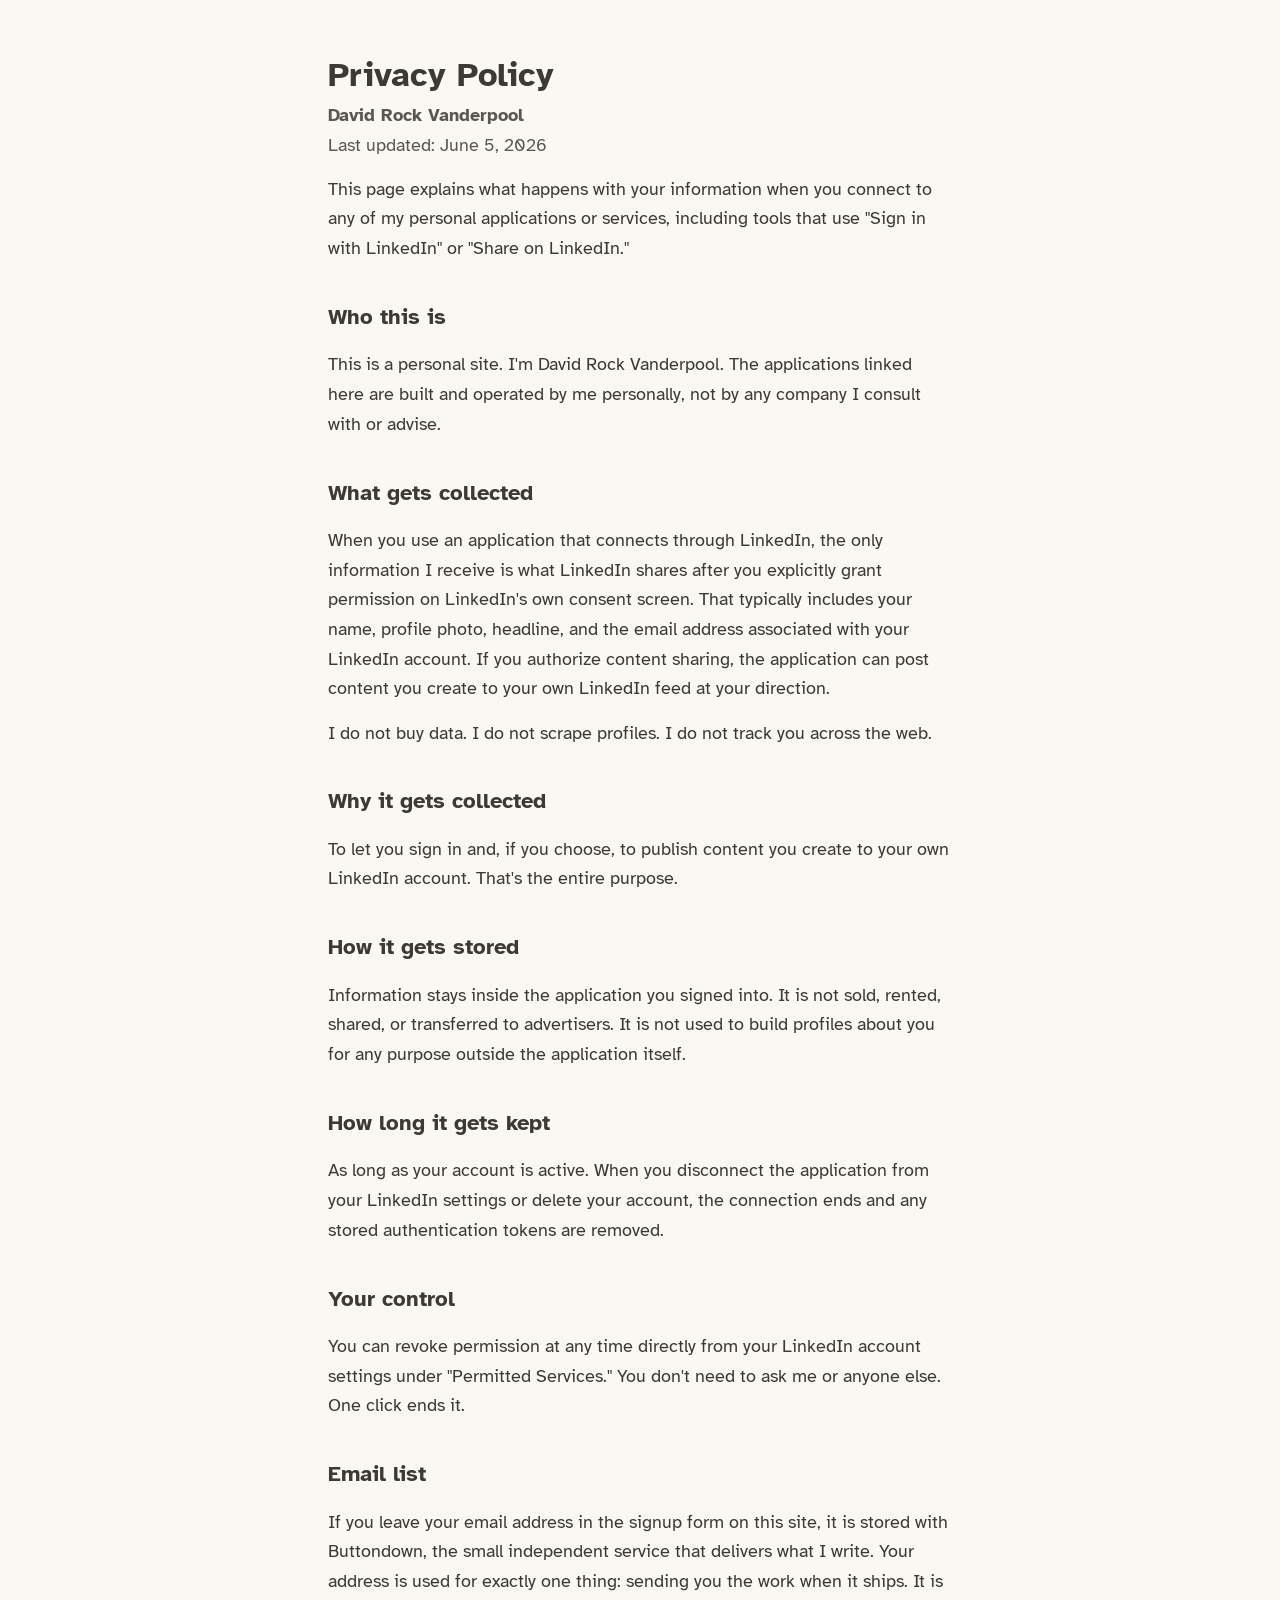
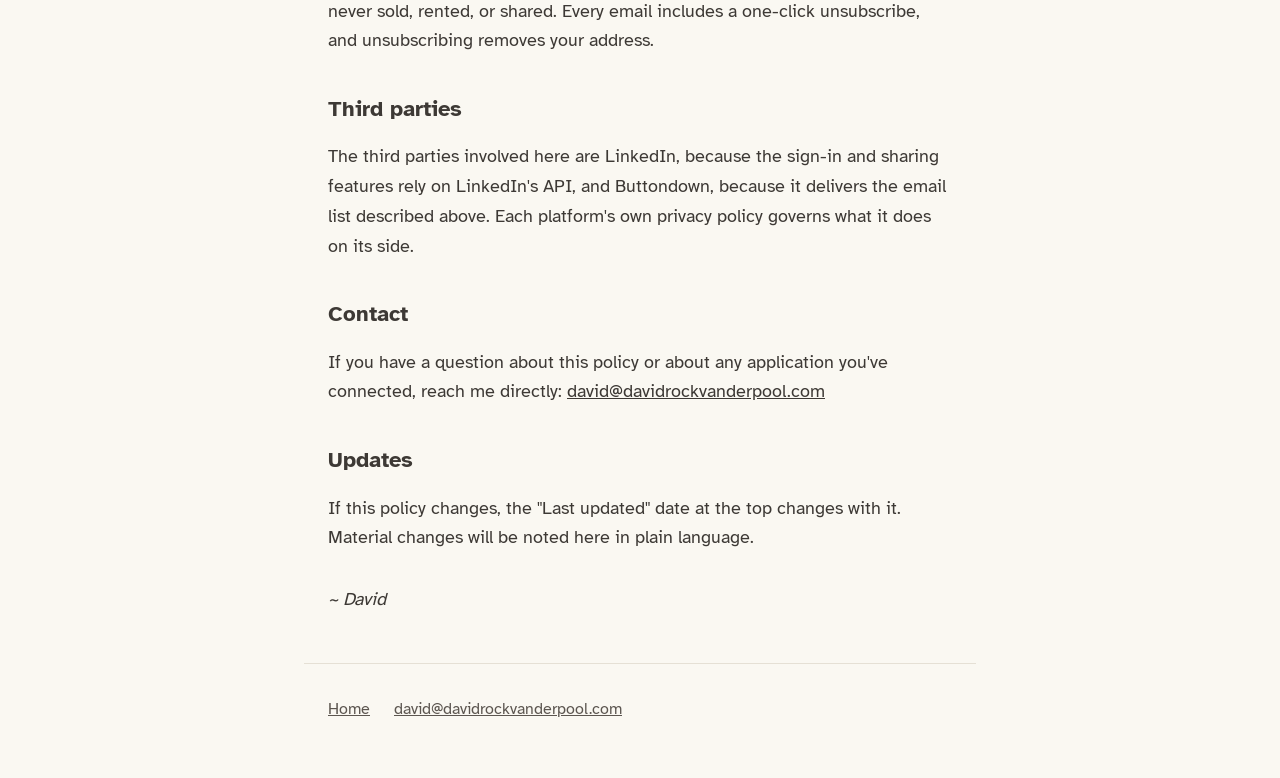
<file: privacy/index_preview.html>
<!DOCTYPE html>
<html lang="en">
<head>
<meta charset="UTF-8">
<meta name="viewport" content="width=device-width, initial-scale=1.0">
<title>Privacy Policy · David Rock Vanderpool</title>
<meta name="robots" content="noindex">
<link rel="icon" href="data:image/svg+xml,%3Csvg xmlns='http://www.w3.org/2000/svg' viewBox='0 0 64 64'%3E%3Crect width='64' height='64' rx='12' fill='%23FAF8F2'/%3E%3Ctext x='32' y='44' font-family='Georgia,serif' font-size='34' font-weight='bold' fill='%233D3935' text-anchor='middle'%3ED%3C/text%3E%3C/svg%3E">
<style>
@font-face{font-family:'Atkinson Hyperlegible';src:url('../fonts/atkinson-400.woff2') format('woff2');font-weight:400;font-style:normal;font-display:swap}
@font-face{font-family:'Atkinson Hyperlegible';src:url('../fonts/atkinson-700.woff2') format('woff2');font-weight:700;font-style:normal;font-display:swap}
:root{--cream:#FAF8F2;--ink:#3D3935;--ink-soft:#5C5650;--rule:#E5E0D5}
*{margin:0;padding:0;box-sizing:border-box}
body{background:var(--cream);color:var(--ink);font-family:'Atkinson Hyperlegible',Seravek,'Gill Sans',Verdana,sans-serif;font-size:1.125rem;line-height:1.65;-webkit-font-smoothing:antialiased}
main{max-width:42rem;margin:0 auto;padding:3.5rem 1.5rem 3rem}
h1{font-size:2.1rem;line-height:1.15}
.updated{color:var(--ink-soft);margin-top:.4rem}
h2{font-size:1.4rem;margin-top:2.2rem}
h2+p,p+p{margin-top:.8em}
a{color:var(--ink)}
footer{max-width:42rem;margin:0 auto;padding:2rem 1.5rem 3.5rem;border-top:1px solid var(--rule);color:var(--ink-soft);font-size:1rem;display:flex;gap:1.5rem}
footer a{color:var(--ink-soft)}
:focus-visible{outline:2.5px solid var(--ink);outline-offset:2px}
</style>
</head>
<body>
<main>
<h1>Privacy Policy</h1>
<p class="updated"><strong>David Rock Vanderpool</strong><br>Last updated: June 5, 2026</p>

<p>This page explains what happens with your information when you connect to any of my personal applications or services, including tools that use "Sign in with LinkedIn" or "Share on LinkedIn."</p>

<h2>Who this is</h2>
<p>This is a personal site. I'm David Rock Vanderpool. The applications linked here are built and operated by me personally, not by any company I consult with or advise.</p>

<h2>What gets collected</h2>
<p>When you use an application that connects through LinkedIn, the only information I receive is what LinkedIn shares after you explicitly grant permission on LinkedIn's own consent screen. That typically includes your name, profile photo, headline, and the email address associated with your LinkedIn account. If you authorize content sharing, the application can post content you create to your own LinkedIn feed at your direction.</p>
<p>I do not buy data. I do not scrape profiles. I do not track you across the web.</p>

<h2>Why it gets collected</h2>
<p>To let you sign in and, if you choose, to publish content you create to your own LinkedIn account. That's the entire purpose.</p>

<h2>How it gets stored</h2>
<p>Information stays inside the application you signed into. It is not sold, rented, shared, or transferred to advertisers. It is not used to build profiles about you for any purpose outside the application itself.</p>

<h2>How long it gets kept</h2>
<p>As long as your account is active. When you disconnect the application from your LinkedIn settings or delete your account, the connection ends and any stored authentication tokens are removed.</p>

<h2>Your control</h2>
<p>You can revoke permission at any time directly from your LinkedIn account settings under "Permitted Services." You don't need to ask me or anyone else. One click ends it.</p>

<h2>Email list</h2>
<p>If you leave your email address in the signup form on this site, it is stored with Buttondown, the small independent service that delivers what I write. Your address is used for exactly one thing: sending you the work when it ships. It is never sold, rented, or shared. Every email includes a one-click unsubscribe, and unsubscribing removes your address.</p>

<h2>Third parties</h2>
<p>The third parties involved here are LinkedIn, because the sign-in and sharing features rely on LinkedIn's API, and Buttondown, because it delivers the email list described above. Each platform's own privacy policy governs what it does on its side.</p>

<h2>Contact</h2>
<p>If you have a question about this policy or about any application you've connected, reach me directly: <a href="mailto:david@davidrockvanderpool.com">david@davidrockvanderpool.com</a></p>

<h2>Updates</h2>
<p>If this policy changes, the "Last updated" date at the top changes with it. Material changes will be noted here in plain language.</p>

<p style="margin-top:2rem"><em>~ David</em></p>
</main>
<footer>
<a href="../index_preview.html">Home</a>
<a href="mailto:david@davidrockvanderpool.com">david@davidrockvanderpool.com</a>
</footer>
</body>
</html>
</file>
<file: assets/site.css>
/* davidrockvanderpool.com, site v2 shared stylesheet
   Warm editorial on the Stake register. Base register inherited from Phase 1 (DEC4):
   cream #FAF8F2, ink #3D3935, Atkinson Hyperlegible, ~65ch measure, 1.65 line-height. */

@font-face{font-family:'Atkinson Hyperlegible';src:url('/fonts/atkinson-400.woff2') format('woff2');font-weight:400;font-style:normal;font-display:swap}
@font-face{font-family:'Atkinson Hyperlegible';src:url('/fonts/atkinson-700.woff2') format('woff2');font-weight:700;font-style:normal;font-display:swap}
@font-face{font-family:'Atkinson Hyperlegible';src:url('/fonts/atkinson-400i.woff2') format('woff2');font-weight:400;font-style:italic;font-display:swap}

:root{
  --cream:#FAF8F2;
  --ink:#3D3935;
  --ink-soft:#5C5650;
  --accent:#2A2724;
  --bronze:#7A5233;
  --bronze-soft:#9C7A55;
  --rule:#E5E0D5;
  --rule-strong:#D5CCBA;
  --card:#F4F0E6;
}

*{margin:0;padding:0;box-sizing:border-box}
html{scroll-behavior:smooth}
@media (prefers-reduced-motion:reduce){html{scroll-behavior:auto}*{transition:none!important}}

body{background:var(--cream);color:var(--ink);font-family:'Atkinson Hyperlegible',Seravek,'Gill Sans',Verdana,sans-serif;font-size:1.1875rem;line-height:1.65;-webkit-font-smoothing:antialiased}

/* ---------- Navigation ---------- */
.site-nav{max-width:46rem;margin:0 auto;padding:1.4rem 1.5rem .9rem;display:flex;align-items:baseline;justify-content:space-between;gap:1rem;flex-wrap:wrap;border-bottom:1px solid var(--rule)}
.wordmark{font-weight:700;font-size:1.0625rem;text-decoration:none;color:var(--ink);letter-spacing:.02em}
.site-nav ul{display:flex;gap:1.4rem;list-style:none}
.site-nav ul a{font-size:1rem;color:var(--ink-soft);text-decoration:none}
.site-nav ul a:hover,.site-nav ul a:focus{color:var(--ink);text-decoration:underline;text-underline-offset:3px}
.site-nav ul a[aria-current="page"]{color:var(--bronze);font-weight:700}

/* ---------- Layout ---------- */
main{max-width:46rem;margin:0 auto;padding:3.2rem 1.5rem 3rem}
main.narrow{max-width:42rem}
section{margin-top:3.4rem}
section:first-child{margin-top:0}
p+p{margin-top:1.1em}

/* ---------- Type ---------- */
h1{font-size:2.75rem;line-height:1.12;letter-spacing:.01em}
.tagline{font-size:1.3125rem;color:var(--ink-soft);margin-top:.55rem}
h2{font-size:1.875rem;line-height:1.2;margin-bottom:.7rem}
h3{font-size:1.375rem;line-height:1.25;margin-bottom:.45rem}
.eyebrow{display:block;font-size:.8125rem;font-weight:700;letter-spacing:.14em;text-transform:uppercase;color:var(--bronze);margin-bottom:.6rem}
.subtitle{font-style:italic;font-size:1.1875rem;color:var(--ink-soft);margin-top:.25rem;margin-bottom:1.1em}
.lede{font-size:1.3125rem;line-height:1.6}
a{color:var(--ink)}
a:hover,a:focus{color:var(--bronze)}
:focus-visible{outline:2.5px solid var(--accent);outline-offset:2px}

/* Rule motif above section headings */
.ruled::before{content:"";display:block;width:3.25rem;border-top:3px solid var(--bronze-soft);margin-bottom:1.1rem}

/* Asterism divider */
.asterism{border:none;text-align:center;margin:2.8rem auto;color:var(--bronze-soft);font-size:1.25rem;letter-spacing:.9em;text-indent:.9em}
.asterism::before{content:"\00B7\00A0\00B7\00A0\00B7"}

/* ---------- Three questions blocks ---------- */
.questions{display:grid;gap:1.1rem;margin-top:1.6rem}
.q{background:var(--card);border-left:4px solid var(--bronze-soft);border-radius:.5rem;padding:1.3rem 1.5rem}
.q .qnum{font-size:.8125rem;font-weight:700;letter-spacing:.14em;text-transform:uppercase;color:var(--bronze);display:block;margin-bottom:.3rem}
.q h3{margin-bottom:.35rem}
.q p{font-size:1.0938rem;color:var(--ink)}

/* ---------- About / photo ---------- */
.about{display:flex;gap:2rem;align-items:flex-start;flex-wrap:wrap}
.about img{width:13rem;height:auto;max-width:40vw;border-radius:.75rem;flex-shrink:0}
.about-text{flex:1;min-width:16rem}

/* ---------- CTA ---------- */
.cta{display:inline-block;background:var(--accent);color:var(--cream);text-decoration:none;font-weight:700;font-size:1.125rem;padding:.85rem 1.9rem;border-radius:.5rem;margin-top:1.4rem}
.cta:hover,.cta:focus{background:var(--bronze);color:var(--cream)}
.cta-note{font-size:1rem;color:var(--ink-soft);margin-top:.8rem}
.textlink{font-weight:700;text-decoration:underline;text-underline-offset:3px}

/* ---------- Signup ---------- */
.signup{border-top:1px solid var(--rule);padding-top:2.5rem}
form{display:flex;gap:.75rem;margin-top:1.2rem;flex-wrap:wrap}
label.visually-hidden{position:absolute;width:1px;height:1px;overflow:hidden;clip:rect(0 0 0 0)}
input[type=email]{flex:1;min-width:14rem;font:inherit;padding:.8rem 1rem;border:1.5px solid var(--ink-soft);border-radius:.5rem;background:#fff;color:var(--ink)}
input[type=email]:focus{outline:2.5px solid var(--accent);outline-offset:1px}
button{font:inherit;font-weight:700;background:var(--accent);color:var(--cream);border:none;border-radius:.5rem;padding:.8rem 1.6rem;cursor:pointer}
button:hover,button:focus{background:var(--bronze)}
.signoff{margin-top:2rem;font-size:1.25rem}

/* ---------- Teaching index ---------- */
.teaching-card{background:var(--card);border-radius:.6rem;padding:1.6rem 1.7rem;margin-top:1.6rem}
.teaching-card h2{font-size:1.5625rem}
.teaching-card .subtitle{margin-bottom:.7em}
.teaching-card p{font-size:1.0938rem}

/* ---------- Teaching page ---------- */
.teaching h1{font-size:2.375rem}
.teaching .poemcenter{margin:2.2rem auto;max-width:34rem;font-style:italic;text-align:center}
.teaching .poemcenter p{margin-top:.55em}
.teaching .poemattribution{text-align:center;font-size:.9375rem;color:var(--ink-soft);margin-top:1rem}
.teaching h2{margin-top:2.6rem;padding-top:1.6rem;border-top:1px solid var(--rule)}
.teaching blockquote{border-left:3px solid var(--bronze-soft);margin:1.4rem 0;padding:.2rem 0 .2rem 1.3rem;color:var(--ink)}
.teaching blockquote p{font-size:1.125rem}
.teaching hr{border:none;border-top:1px solid var(--rule);margin:2.4rem auto;width:60%}
.dropcap::first-letter{float:left;font-size:3.4em;line-height:.85;padding:.04em .08em 0 0;font-weight:700;color:var(--bronze)}

/* ---------- Teaching Footer Component ---------- */
/* Terracotta / sage palette for the teaching footer */
:root{
  --terracotta:#B85C38;
  --terracotta-soft:#D4795A;
  --terracotta-bg:#FDF0EB;
  --sage:#4A6741;
  --sage-soft:#6B8F62;
  --sage-bg:#EEF3ED;
}

.teaching-footer{
  border-top:2px solid var(--rule-strong);
  margin-top:3.6rem;
  padding:3rem 1.5rem 3.5rem;
  background:var(--cream);
}
.tf-inner{
  max-width:46rem;
  margin:0 auto;
}
.tf-opener{
  font-size:1.0625rem;
  color:var(--ink-soft);
  font-style:italic;
  margin-bottom:2rem;
  text-align:center;
}

/* Primary panel */
.tf-primary{
  background:var(--terracotta-bg);
  border:1.5px solid var(--terracotta-soft);
  border-radius:.75rem;
  padding:1.8rem 2rem;
  display:flex;
  flex-direction:column;
  gap:1.2rem;
  margin-bottom:2.4rem;
}
.tf-primary .eyebrow{color:var(--terracotta);}
.tf-primary-text p{
  font-size:1.0938rem;
  color:var(--ink);
}
.tf-primary-cta{
  align-self:flex-start;
  background:var(--terracotta);
  font-size:1rem;
  padding:.75rem 1.5rem;
  margin-top:.4rem;
}
.tf-primary-cta:hover,.tf-primary-cta:focus{background:var(--terracotta-soft);color:var(--cream);}

/* Secondary row */
.tf-secondary-row{
  display:grid;
  grid-template-columns:repeat(3,1fr);
  gap:1.25rem;
}
.tf-block{
  background:var(--sage-bg);
  border:1.5px solid #C5D6C2;
  border-radius:.65rem;
  padding:1.4rem 1.5rem;
  display:flex;
  flex-direction:column;
  gap:.9rem;
}
.tf-block .eyebrow{color:var(--sage);}
.tf-block p{
  font-size:1rem;
  color:var(--ink);
  flex:1;
}

/* Shared button styles for teaching footer */
.tf-btn{
  display:inline-block;
  font-family:inherit;
  font-size:.9375rem;
  font-weight:700;
  border-radius:.45rem;
  padding:.65rem 1.1rem;
  cursor:pointer;
  text-decoration:none;
  text-align:center;
  border:none;
  line-height:1.3;
}
.tf-btn-solid{
  background:var(--sage);
  color:var(--cream);
}
.tf-btn-solid:hover,.tf-btn-solid:focus{background:var(--sage-soft);color:var(--cream);}
.tf-btn-outline{
  background:transparent;
  color:var(--sage);
  border:1.5px solid var(--sage);
}
.tf-btn-outline:hover,.tf-btn-outline:focus{background:var(--sage);color:var(--cream);}
.tf-btn-share{
  background:var(--sage);
  color:var(--cream);
  width:100%;
}
.tf-btn-share:hover,.tf-btn-share:focus{background:var(--sage-soft);}

/* Share controls */
.tf-share-controls{
  display:flex;
  flex-direction:column;
  gap:.55rem;
}
.tf-share-desktop{
  display:flex;
  flex-direction:column;
  gap:.5rem;
}
.tf-copy-confirm{
  font-size:.875rem;
  color:var(--sage);
  font-style:italic;
}

/* Subscribe form in footer */
.tf-form{
  display:flex;
  flex-direction:column;
  gap:.55rem;
}
.tf-form input[type=email]{
  width:100%;
  min-width:0;
  font:inherit;
  font-size:.9375rem;
  padding:.65rem .9rem;
  border:1.5px solid var(--ink-soft);
  border-radius:.45rem;
  background:#fff;
  color:var(--ink);
}
.tf-form input[type=email]:focus{outline:2.5px solid var(--sage);outline-offset:1px;}
.tf-form .tf-btn-solid{width:100%;}

/* Responsive: stack secondary row on narrow screens */
@media (max-width:780px){
  .tf-secondary-row{grid-template-columns:1fr;}
  .tf-primary{padding:1.4rem 1.3rem;}
}
@media (max-width:640px){
  .teaching-footer{padding:2.4rem 1.25rem 3rem;}
  .tf-primary-cta{align-self:stretch;text-align:center;}
}

/* ---------- Footer ---------- */
footer{max-width:46rem;margin:0 auto;padding:2rem 1.5rem 3.5rem;border-top:1px solid var(--rule);color:var(--ink-soft);font-size:1rem;display:flex;gap:1.5rem;flex-wrap:wrap}
footer a{color:var(--ink-soft)}

/* ---------- Responsive ---------- */
@media (max-width:640px){
  main{padding-top:2.4rem}
  h1{font-size:2.125rem}
  h2{font-size:1.625rem}
  .about{gap:1.25rem}
  .site-nav ul{gap:1rem}
}
</file>
